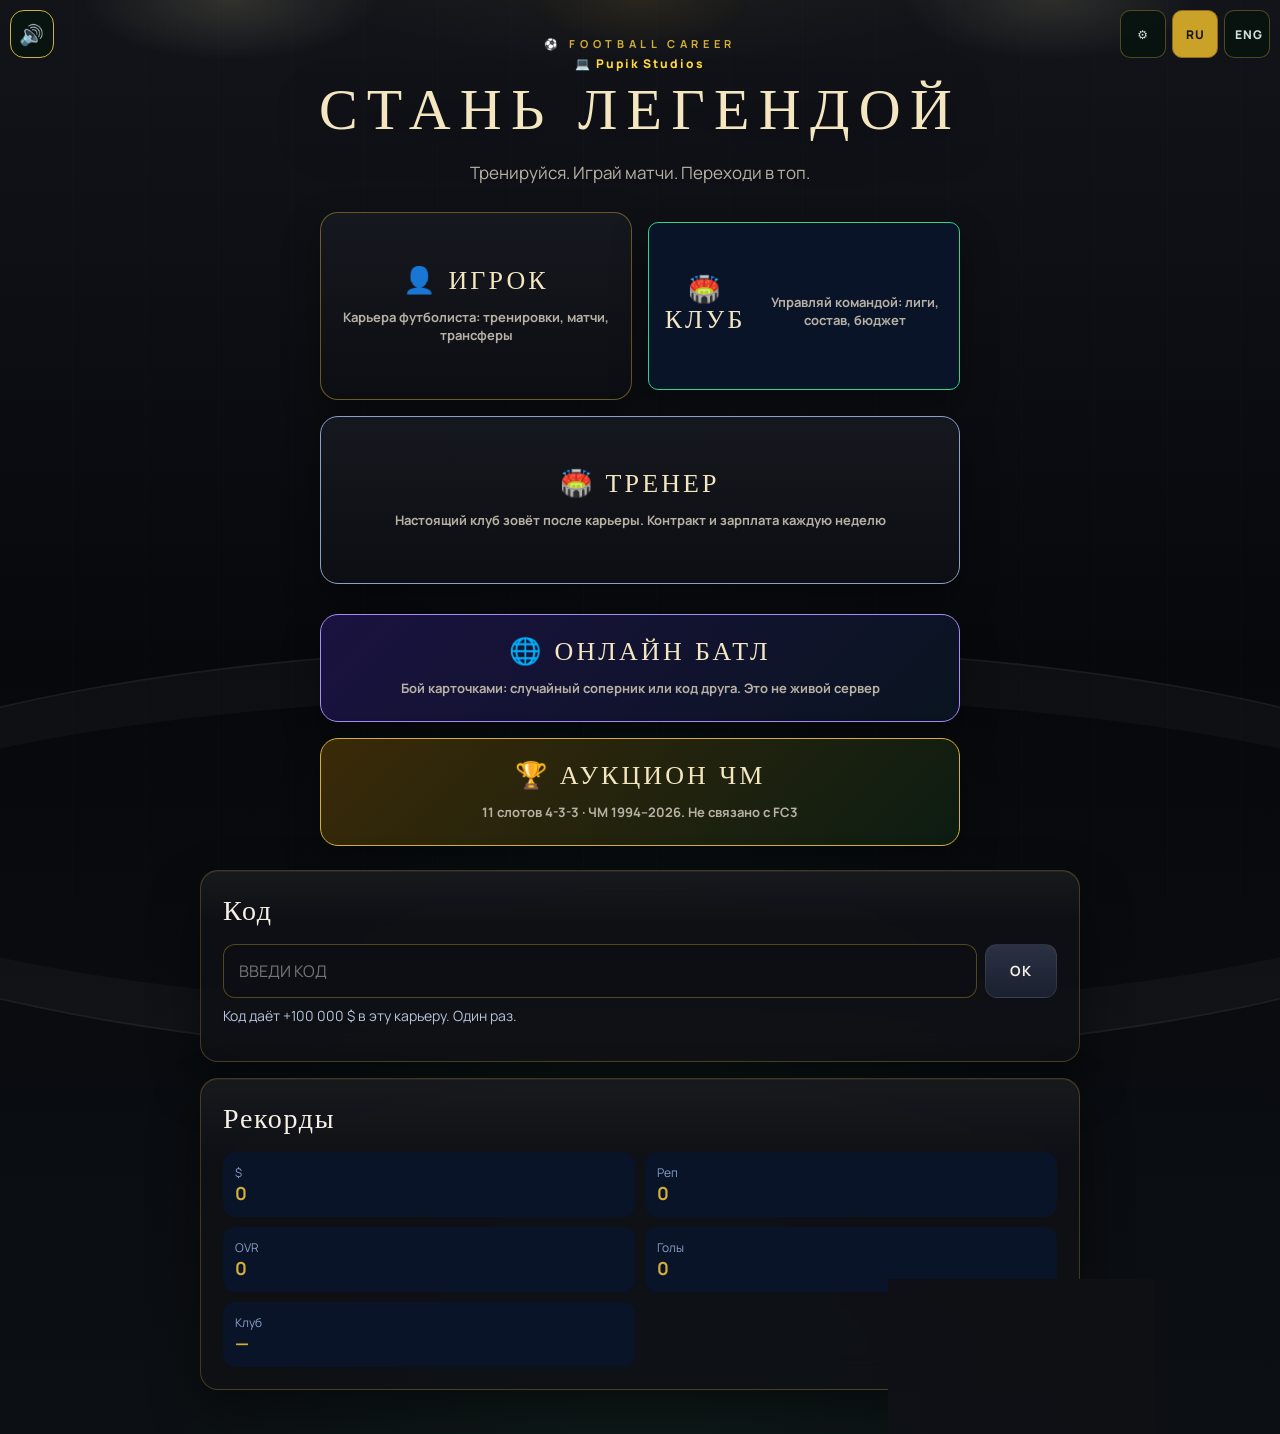
<file: index.html>
<!DOCTYPE html>
<html lang="ru">
<head>
    <meta charset="UTF-8">
    <meta name="viewport" content="width=device-width, initial-scale=1, viewport-fit=cover">
    <meta name="color-scheme" content="dark">
    <meta name="theme-color" content="#07080c">
    <link rel="preconnect" href="https://fonts.googleapis.com">
    <link rel="preconnect" href="https://fonts.gstatic.com" crossorigin>
    <link href="https://fonts.googleapis.com/css2?family=Cinzel:wght@500;700&family=Manrope:wght@500;700&display=swap" rel="stylesheet">
    <meta name="apple-mobile-web-app-capable" content="yes">
    <meta name="mobile-web-app-capable" content="yes">
    <meta name="apple-mobile-web-app-status-bar-style" content="black-translucent">
    <title>Football Career · Pupik Studios</title>
    <script>
      try {
        var fcStyle = localStorage.getItem("fc-style");
        if (fcStyle === "plain" || fcStyle === "arcade" || fcStyle === "board" || fcStyle === "premium") {
          document.documentElement.setAttribute("data-style", fcStyle);
        }
      } catch (e) {}
    </script>
    <style>
      html,body{margin:0;background:#07080c;color:#f6f1e6;color-scheme:dark;font-family:Manrope,system-ui,sans-serif}
      #createScreen,#careerScreen{display:none}
      #studioSplash{
        position:fixed;inset:0;z-index:9998;
        display:flex;flex-direction:column;align-items:center;justify-content:center;gap:10px;
        background:#07080c;cursor:pointer;
        transition:opacity .35s ease,visibility .35s ease
      }
      #studioSplash.gone,#studioSplash[hidden]{
        display:none!important;opacity:0;visibility:hidden;pointer-events:none
      }
      #studioSplash .studio-kicker{margin:0;letter-spacing:.46em;font-size:11px;font-weight:800;color:#9bb6a8}
      #studioSplash .studio-logo{display:flex;flex-direction:column;align-items:center;line-height:.86;color:#d4af37;text-align:center;font-family:Cinzel,Georgia,serif}
      #studioSplash .studio-logo span{font-size:clamp(52px,14vw,92px);letter-spacing:.12em}
      #studioSplash .studio-logo b{font-size:clamp(22px,6vw,34px);letter-spacing:.42em;color:#fff6c8;font-weight:400}
      #studioSplash .studio-game{margin:8px 0 0;letter-spacing:.22em;text-transform:uppercase;font-size:13px;color:#cfe0d6}
      #studioSplash .studio-tap{margin:28px 0 0;letter-spacing:.34em;text-transform:uppercase;font-size:11px;font-weight:800;color:#d4af37}
      #studioSplash .studio-line{width:min(220px,46vw);height:1px;margin:10px 0 6px;background:linear-gradient(90deg,transparent,#d4af37,transparent)}
    </style>
    <link rel="stylesheet" href="style.css?v=190">
</head>
<body>

<div class="stadium-lights" aria-hidden="true"></div>
<button type="button" id="muteBtn" class="mute-btn" data-i18n-aria="sound" aria-label="Звук">🔊</button>
<div class="lang-bar" id="langBar">
    <button type="button" id="styleBtn" class="lang-btn" data-i18n-aria="style" aria-label="Стиль">⚙</button>
    <button type="button" class="lang-btn on" data-lang="ru">RU</button>
    <button type="button" class="lang-btn" data-lang="en">ENG</button>
    <div id="stylePanel" class="style-panel" hidden>
        <p data-i18n="styleTitle">Стиль</p>
        <button type="button" data-style="premium" data-i18n="stylePremium">Премиум</button>
        <button type="button" data-style="plain" data-i18n="stylePlain">Обычный</button>
        <button type="button" data-style="arcade" data-i18n="styleArcade">Аркада</button>
        <button type="button" data-style="board" data-i18n="styleBoard">Табло</button>
        <div id="deskBox" class="admin-box">
            <div id="deskLock" class="admin-code">
                <input id="deskPass" type="password" inputmode="numeric" maxlength="12" data-i18n-placeholder="deskPass" placeholder="пароль" autocomplete="off" spellcheck="false">
                <button type="button" id="deskGo">ОК</button>
            </div>
            <div id="deskTools" hidden>
                <p data-i18n="deskTitle">Пульт</p>
                <button type="button" id="deskDay" data-i18n="adminDay">+1 день</button>
                <button type="button" id="deskSkip" data-i18n="adminSkip">+4 дня</button>
                <button type="button" id="deskMoney" data-i18n="adminMoney">+$10 000</button>
                <button type="button" id="deskDraft" data-i18n="adminDraft">+1 ваучер</button>
                <div class="admin-code" id="deskFaceRow">
                    <button type="button" id="deskFaceBack" data-i18n="deskFaceBack">−1 год</button>
                    <b id="deskFaceAge">16</b>
                    <button type="button" id="deskFaceFwd" data-i18n="deskFaceFwd">+1 год</button>
                </div>
                <div class="admin-code">
                    <span data-i18n="adminPoolA">Пул A %</span>
                    <input id="deskPool" type="number" min="0" max="100" value="6">
                    <button type="button" id="deskPoolSet">ОК</button>
                </div>
            </div>
            <p class="hint" id="deskNote"></p>
        </div>
    </div>
</div>

<div id="studioSplash" class="studio-splash">
    <div class="studio-glow"></div>
    <p class="studio-kicker">A GAME BY</p>
    <p class="studio-face">💻</p>
    <div class="studio-logo">
        <span>PUPIK</span>
        <b>STUDIOS</b>
    </div>
    <p class="studio-line"></p>
    <p class="studio-game">Football Career</p>
    <p class="studio-tap" data-i18n="tap">нажми</p>
</div>

<div id="fxOverlay" class="fx-overlay" hidden>
    <div class="fx-card" id="fxCard">
        <div class="fx-kicker" id="fxKicker"></div>
        <h2 class="fx-title" id="fxTitle"></h2>
        <p class="fx-sub" id="fxSub"></p>
    </div>
</div>

<div id="battleOverlay" class="battle-overlay" hidden>
    <div class="battle-card">
        <p class="battle-kicker" id="battleKicker" data-i18n="arena">ОНЛАЙН АРЕНА</p>
        <h2 id="battleTitle" data-i18n="search">Поиск соперника</h2>
        <p id="battleSub" data-i18n="scan">сканируем лобби…</p>
        <div class="battle-vs" id="battleVs" hidden>
            <div class="battle-side" id="battleYou"></div>
            <b>VS</b>
            <div class="battle-side" id="battleThem"></div>
        </div>
        <div id="pvpReg" hidden>
            <p class="hint" id="pvpRegHint">Имя и пароль. Другой игрок в этой сети найдёт тебя по ним.</p>
            <input id="pvpName" type="text" maxlength="16" placeholder="Имя" autocomplete="username">
            <input id="pvpPin" type="password" maxlength="12" placeholder="Пароль, от 4 знаков" autocomplete="current-password">
            <button type="button" id="pvpRegBtn" class="gold">Войти</button>
        </div>
        <div id="pvpWait" hidden>
            <p class="hint" id="pvpWaitText"></p>
            <button type="button" id="pvpQueueBtn" class="gold">Искать бой</button>
            <button type="button" id="pvpBotBtn">Тренировка с ботом</button>
        </div>
        <div class="battle-code" id="battleCodeBox">
            <p class="hint" data-i18n="yourCode">Твой код — друг играет против твоей карточки</p>
            <div class="battle-code-row">
                <input id="myBattleCode" type="text" readonly tabindex="-1">
                <button type="button" id="copyBattleCode" aria-label="Копировать">📋</button>
            </div>
            <input id="friendBattleCode" type="text" data-i18n-placeholder="friendCode" placeholder="Код друга" maxlength="160" autocomplete="off">
            <button type="button" id="joinBattleBtn" data-i18n="playCode">🎮 ИГРАТЬ ПО КОДУ</button>
        </div>
        <button type="button" id="battleGo" class="gold" hidden data-i18n="fight">⚽ В БОЙ</button>
        <button type="button" id="battleCancel" class="back-btn" data-i18n="cancel">ОТМЕНА</button>
    </div>
</div>

<div id="socialOverlay" class="social-overlay" hidden>
    <div class="social-window" role="dialog" aria-labelledby="socialBrand">
        <header class="social-top">
            <button type="button" id="socialClose" class="back-btn" data-i18n="calClose">Закрыть</button>
            <b id="socialBrand" data-i18n="socBrandName">PULSE</b>
            <span id="socialKind">Игрок</span>
        </header>
        <div class="social-profile">
            <div class="social-ava" id="socialAva">⚽</div>
            <div>
            <strong id="socialName">Игрок</strong><i id="socialTick" class="soc-tick" hidden>✓</i>
            <small id="socialHandle">@player</small>
            </div>
        </div>
        <p class="social-bio" id="socialBio"></p>
        <div class="social-counts">
            <div><b id="socialFollowers">0</b><small data-i18n="socFollowers">подписчики</small></div>
            <div><b id="socialPostsN">0</b><small data-i18n="socPosts">посты</small></div>
        </div>
        <div class="soc-tabs" id="socTabs">
            <button type="button" data-soc="feed" class="on" data-i18n="socFeed">Лента</button>
            <button type="button" data-soc="plan" data-i18n="socPlan">Тариф</button>
            <button type="button" data-soc="friends" data-i18n="socFriends">Друзья</button>
        </div>
        <form id="socialComposer" class="social-composer">
            <textarea id="socialDraft" maxlength="140" rows="3" data-i18n-placeholder="socPlaceholder" placeholder="Напиши пост…"></textarea>
            <p class="hint" id="socialHint" hidden></p>
            <button type="button" id="socialPublish" class="gold" data-i18n="socPublish">Опубликовать</button>
            <button type="button" id="socialAd" data-i18n="socAd">Реклама</button>
        </form>
        <div id="socialFeed"></div>
        <div id="socialDetail" class="social-detail" hidden>
            <button type="button" id="socialBack" class="back-btn" data-i18n="socBack">Лента</button>
            <h3 id="socialDetailTitle"></h3>
            <p id="socialDetailPost"></p>
            <div id="socialDetailList"></div>
        </div>
    </div>
</div>

<div id="pullReveal" class="pull-reveal" hidden>
    <div class="pull-intro" id="pullIntro" hidden>
        <p id="pullIntroText"></p>
    </div>
    <div class="pull-card">
        <p class="k" id="pullKicker">ВЫПАЛ</p>
        <p class="pool" id="pullPool"></p>
        <p class="ovr" id="pullOvr"></p>
        <p class="name" id="pullName"></p>
        <p class="meta" id="pullMeta"></p>
        <button type="button" id="pullOk">ОК</button>
    </div>
</div>

<div id="draftOverlay" class="cal-overlay" hidden>
    <div class="cal-window draft-window">
        <p class="cal-kicker" id="draftKicker">ДРАФТ</p>
        <h2 id="draftTitle">Драфт</h2>
        <p class="hint" id="draftHint"></p>
        <div class="draft-picks" id="draftPicks"></div>
        <button type="button" id="draftClose" class="back-btn" data-i18n="calClose">Закрыть</button>
    </div>
</div>

<div id="taleOverlay" class="cal-overlay" hidden>
    <div class="cal-window">
        <p class="cal-kicker" id="taleKicker">СЮЖЕТ</p>
        <h2 id="taleTitle">Критик</h2>
        <p class="hint" id="taleText"></p>
        <div class="tale-acts" id="taleActs"></div>
        <button type="button" id="taleLater" class="back-btn">Позже</button>
    </div>
</div>

<div id="askOverlay" class="cal-overlay" hidden>
    <div class="cal-window">
        <p class="cal-kicker" id="askKicker">ЗАПРОС</p>
        <h2 id="askTitle">Клуб</h2>
        <p class="hint" id="askText"></p>
        <div class="tale-acts" id="askActs"></div>
    </div>
</div>

<div id="debtOverlay" class="cal-overlay" hidden>
    <div class="cal-window">
        <p class="cal-kicker" data-i18n="bankPledgeLabel">Залог</p>
        <h2 data-i18n="bankDebt">Долг</h2>
        <p class="hint" id="debtHint"></p>
        <p class="bank-line"><span data-i18n="bankDebt">Долг</span> <b id="bankDebt">$0</b></p>
        <p class="bank-line"><span data-i18n="bankPledgeLabel">Залог</span> <b id="bankPledge">нет</b></p>
        <input id="debtSum" inputmode="numeric" maxlength="7" data-i18n-placeholder="bankPh" placeholder="Сумма, пусто = всё">
        <div class="plan-row">
            <button type="button" data-debt="100">100</button>
            <button type="button" data-debt="500">500</button>
            <button type="button" data-debt="all" data-i18n="bankAll">Всё</button>
        </div>
        <p class="hint" data-i18n="bankPickLoan">Малый и обычный без залога. Большой кредит просит фирму.</p>
        <div class="bank-offers" id="bankLoans"></div>
        <button type="button" id="bankRepay" data-i18n="bankRepay">Погасить</button>
        <button type="button" id="debtClose" class="back-btn" data-i18n="calClose">Закрыть</button>
    </div>
</div>

<div id="calOverlay" class="cal-overlay" hidden>
    <div class="cal-window">
        <p class="cal-kicker" data-i18n="calKicker">КАЛЕНДАРЬ</p>
        <h2 data-i18n="calTitle">События года</h2>
        <p class="hint" id="calNow">—</p>
        <div class="cal-year" id="calYear"></div>
        <p class="hint" data-i18n="calLegend">Жёлтый — сейчас. Синий — ЧМ. Золотой ободок — Золотой мяч.</p>
        <div class="cal-list" id="calEvents"></div>
        <button type="button" id="calClose" class="back-btn" data-i18n="calClose">Закрыть</button>
    </div>
</div>

<div id="modeScreen" class="splash">
    <p class="brand-kicker">⚽ FOOTBALL CAREER</p>
    <p class="brand-studio">💻 Pupik Studios</p>
    <h1 data-i18n="becomeLegend">Стань легендой</h1>
    <p class="mode-lead" data-i18n="modeLead">Тренируйся. Играй матчи. Переходи в топ.</p>
    <button type="button" id="continueBtn" class="mode-btn continue" hidden>
        <span data-i18n="continue">▶ ПРОДОЛЖИТЬ</span>
        <small id="continueMeta">Сохранённая карьера</small>
    </button>
    <div class="mode-grid">
        <button type="button" id="modePlayer" class="mode-btn">
            <span data-i18n="modePlayer">👤 ИГРОК</span>
            <small data-i18n="modePlayerSub">Карьера футболиста: тренировки, матчи, трансферы</small>
        </button>
        <button type="button" id="modeClub" class="mode-btn club">
            <span data-i18n="modeClub">🏟️ КЛУБ</span>
            <small data-i18n="modeClubSub">Управляй командой: лиги, состав, бюджет</small>
        </button>
        <button type="button" id="modeCoach" class="mode-btn coach">
            <span data-i18n="modeCoach">🏟️ ТРЕНЕР</span>
            <small data-i18n="modeCoachSub">Настоящий клуб зовёт после карьеры. Контракт и зарплата каждую неделю</small>
        </button>
        <button type="button" id="modeBattle" class="mode-btn battle">
            <span data-i18n="modeBattle">🌐 ОНЛАЙН БАТЛ</span>
            <small data-i18n="modeBattleSub">Поиск соперника или бой по коду друга. Нужна карьера</small>
        </button>
        <button type="button" id="modeAuction" class="mode-btn auction">
            <span data-i18n="modeAuction">🏆 АУКЦИОН ЧМ</span>
            <small data-i18n="modeAuctionSub">11 слотов 4-3-3 · ЧМ 1994–2026. Не связано с FC3</small>
        </button>
    </div>
    <div class="card code-card">
        <h2 data-i18n="code">Код</h2>
        <div class="code-row">
            <input id="promoCode" type="text" data-i18n-placeholder="tapCode" placeholder="введи код" maxlength="40" autocomplete="off" autocorrect="off" autocapitalize="characters" spellcheck="false" name="fc-promo">
            <button type="button" id="promoBtn">ОК</button>
        </div>
        <p class="hint" id="promoHint" data-i18n="promoHint">Код даёт +100 000 $ в эту карьеру. Один раз.</p>
    </div>
    <div class="card records-card">
        <h2 data-i18n="records">Рекорды</h2>
        <div id="recordsCreate" class="records"></div>
    </div>
</div>

<div id="createScreen" class="splash">
    <button type="button" id="backToMode" class="back-btn" data-i18n="backModes">← К режимам</button>
    <p class="brand-kicker">⚽ FOOTBALL CAREER</p>
    <p class="brand-studio">💻 Pupik Studios</p>
    <h1 id="createHeading" data-i18n="newPlayer">Новый игрок</h1>
    <div class="card">
        <h2 id="createTitle" data-i18n="createPlayer">Создай своего футболиста</h2>
        <div id="playerFields">
            <input id="playerName" type="text" data-i18n-placeholder="namePlayer" placeholder="Имя футболиста" maxlength="32" autocomplete="off">
            <div id="namePick" class="name-pick"></div>
            <select id="position">
                <option value="ST">ST — Нападающий</option>
                <option value="LW">LW — Левый вингер</option>
                <option value="RW">RW — Правый вингер</option>
                <option value="CAM">CAM — Атакующий полузащитник</option>
                <option value="CM">CM — Полузащитник</option>
                <option value="CDM">CDM — Опорный полузащитник</option>
                <option value="CB">CB — Центральный защитник</option>
                <option value="LB">LB — Левый защитник</option>
                <option value="RB">RB — Правый защитник</option>
                <option value="GK">GK — Вратарь</option>
            </select>
        </div>
        <div id="clubFields" hidden>
            <input id="clubName" type="text" data-i18n-placeholder="nameClub" placeholder="Название клуба" maxlength="28" autocomplete="off">
            <input id="clubCity" type="text" data-i18n-placeholder="cityPh" placeholder="Город (например Москва)" maxlength="24" autocomplete="off">
        </div>
        <div id="coachFields" hidden>
            <p class="hint" id="coachLead"></p>
            <div id="coachOffers" class="coach-offers"></div>
        </div>
        <p class="pick-label" id="nationLabel" data-i18n="nation">Национальность</p>
        <div class="pick-grid nation-pick" id="nationPick"></div>
        <p class="pick-label" id="avatarLabel" data-i18n="avatar">Аватар</p>
        <div class="pick-grid" id="avatarPick"></div>
        <button type="button" id="startBtn" data-i18n="startCareer">Начать карьеру</button>
    </div>
</div>

<div id="careerScreen">
    <button type="button" id="pumpkin" hidden>🎃</button>
    <header class="career-top">
        <button type="button" id="exitCareerBtn" class="back-btn" data-i18n="menu">← Меню</button>
        <h1 id="careerTitle">Моя карьера</h1>
    </header>

    <div class="card player-card">
        <div class="fut">
            <div class="ovr">
                <strong id="ovrDisplay">60</strong>
                <small id="futPos">ST</small>
            </div>
            <div class="avatar" id="avatar">⚽</div>
            <b id="playerNameDisplay">Игрок</b>
            <span id="clubDisplay">Академия</span>
        </div>
        <div class="info">
            <p><span id="labelNation">Нация</span>: <b id="nationDisplay">🇰🇿 Казахстан</b></p>
            <p><span id="labelPosition">Позиция</span>: <b id="positionDisplay">ST</b></p>
            <p class="club-dup"><span id="labelClub">Клуб</span>: <b id="clubLine">Академия</b></p>
            <p id="ageLine"><span data-i18n="ageWeek">Возраст</span>: <b id="ageDisplay">16</b> · <span data-i18n="week">Неделя</span> <b id="weekDisplay">1</b></p>
            <p id="weekLine" hidden><span data-i18n="week">Неделя</span> <b id="weekDisplayClub">1</b></p>
            <p id="injuryLine" class="injury-line" hidden></p>
        </div>
        <div class="ratings">
            <div class="respect">
                <small>$</small>
                <strong id="respectDisplay">0</strong>
            </div>
            <div class="fame">
                <small id="fameLabel" data-i18n="fame">РЕП</small>
                <strong id="fameDisplay">50</strong>
            </div>
        </div>
    </div>

    <button type="button" id="socialOpen" class="social-open" data-i18n="socOpen">Соцсеть</button>
    <button type="button" id="socPush" class="soc-push" hidden>
        <b id="socPushWho"></b>
        <span id="socPushText"></span>
    </button>
    <p id="crowdLine" class="crowd-line" hidden></p>

    <div class="card energy-card">
        <div class="energy-row">
            <span data-i18n="energy">Энергия</span>
            <div class="energy-bar"><i id="energyFill"></i></div>
            <b id="energyDisplay">100</b>
        </div>
    </div>
    <div class="live-upd" id="liveUpd">
        <div class="live-top">
            <span id="liveKicker">ОБНОВЛЕНИЕ</span>
            <em id="liveLeft">4д 00:00:00</em>
        </div>
        <b id="liveTitle">Last Dance</b>
        <small id="liveText"></small>
        <p class="live-only" id="liveOnly">Эксклюзивные карты только эти 5 дней</p>
        <div class="live-cards" id="liveCards"></div>
        <p class="live-next" id="liveNext"></p>
        <button type="button" id="liveDraft" class="gold" data-i18n="draftOpen">Открыть драфт</button>
    </div>

    <div class="hook" id="hookBar">
        <span id="hookKicker">LIVE</span>
        <b id="hookText">Ещё один матч — и ты ближе к топу</b>
    </div>

    <nav class="career-tabs" id="careerTabs" aria-label="Разделы карьеры">
        <button type="button" data-panel="home" class="on" data-i18n="tabHome">Главная</button>
        <button type="button" data-panel="train" data-i18n="tabTrain">Треня</button>
        <button type="button" data-panel="match" data-i18n="tabMatch">Матч</button>
        <button type="button" data-panel="club" id="tabClub">Клубы</button>
        <button type="button" data-panel="stad" data-i18n="tabStad">Стадион</button>
        <button type="button" data-panel="shop" data-i18n="tabShop">Одежда</button>
        <button type="button" data-panel="more" data-i18n="tabMore">Ещё</button>
    </nav>

    <div class="panel on" data-panel="home">
    <div class="card" id="coachDesk" hidden>
        <p class="drop-kicker" data-i18n="coachDeskKicker">КЛУБ</p>
        <h2 id="coachDeskClub"></h2>
        <p class="hint" id="coachDeskRep"></p>
        <ul class="coach-titles" id="coachDeskTitles"></ul>
        <div id="coachDeskPrep" hidden></div>
        <div class="coach-offers" id="coachDeskOffers"></div>
    </div>
    <button type="button" id="coachHome" class="mode-btn coach" hidden>
        <span data-i18n="modeCoach">🏟️ ТРЕНЕР</span>
        <small data-i18n="modeCoachSub">Настоящий клуб зовёт после карьеры. Контракт и зарплата каждую неделю</small>
    </button>
    <div class="card" id="boardCard">
        <p class="drop-kicker" id="boardKicker">ТАБЛИЦА</p>
        <h2 id="boardTitle">Гонка суток</h2>
        <p class="hint" id="boardLeft"></p>
        <p class="hint" id="boardSlip" hidden></p>
        <ol class="board-list" id="boardList"></ol>
        <p class="hint" id="boardPrize"></p>
        <p class="drop-kicker" id="flowKicker">ФЛОУМЕРЗ</p>
        <h2 id="flowTitle">Тыковки</h2>
        <p class="hint" id="flowText"></p>
        <ol class="board-list" id="flowList"></ol>
        <p class="hint" id="flowPrize"></p>
        <p class="drop-kicker" id="donateKicker">ЯНДЕКС ИГРЫ</p>
        <div class="donate-row">
            <button type="button" data-donate="support_s" id="donateS">Поддержать</button>
            <button type="button" data-donate="support_m" id="donateM">Больше</button>
            <button type="button" data-donate="support_b" id="donateB">Максимум</button>
        </div>
        <p class="hint" id="donateHint"></p>
    </div>
    <div class="card drop-card" id="dropCard">
        <p class="drop-kicker" id="dropKicker">ОБНОВЛЕНИЕ</p>
        <h2 id="dropTitle">Лучшие связки</h2>
        <p class="hint" id="dropText"></p>
        <div class="live-cards" id="dropCards"></div>
        <p class="hint" id="dropNext"></p>
        <button type="button" id="draftOpen" class="gold" data-i18n="draftOpen">Открыть драфт</button>
    </div>
    <div class="card tale-card" id="taleCard" hidden>
        <p class="drop-kicker">СЮЖЕТ</p>
        <h2 id="taleCardTitle">Критик</h2>
        <p class="hint" id="taleCardText"></p>
        <button type="button" id="taleOpen" class="gold">Ответить критику</button>
    </div>
    <div class="card" id="bodyCard">
        <h2 data-i18n="body">Тело</h2>
        <p class="hint" id="bodyMapHint">Цел. Травма подсветит зону.</p>
        <div class="skel" id="skel" aria-hidden="true">
            <span class="bone head" data-part="head"></span>
            <span class="bone shoulder" data-part="shoulder"></span>
            <div class="skel-row">
                <span class="bone arm" data-part="arm"></span>
                <span class="bone torso" data-part="ribs"></span>
                <span class="bone arm" data-part="arm"></span>
            </div>
            <span class="bone hip" data-part="groin"></span>
            <div class="skel-row">
                <span class="bone thigh" data-part="hamstring"></span>
                <span class="bone thigh" data-part="hamstring"></span>
            </div>
            <div class="skel-row">
                <span class="bone knee" data-part="knee"></span>
                <span class="bone knee" data-part="knee"></span>
            </div>
            <div class="skel-row">
                <span class="bone calf" data-part="calf"></span>
                <span class="bone calf" data-part="calf"></span>
            </div>
            <div class="skel-row">
                <span class="bone foot" data-part="ankle"></span>
                <span class="bone foot" data-part="ankle"></span>
            </div>
        </div>
        <p class="hint lock-hint" id="treatHint" hidden></p>
        <button type="button" id="treatBtn" class="gold treat-btn" hidden>Лечить</button>
    </div>
    <div class="card">
        <h2 data-i18n="stats">Характеристики</h2>
        <div id="statList">
            <div class="stat"><span></span><div class="stat-track"><i></i></div><b></b></div>
            <div class="stat"><span></span><div class="stat-track"><i></i></div><b></b></div>
            <div class="stat"><span></span><div class="stat-track"><i></i></div><b></b></div>
            <div class="stat"><span></span><div class="stat-track"><i></i></div><b></b></div>
            <div class="stat"><span></span><div class="stat-track"><i></i></div><b></b></div>
            <div class="stat"><span></span><div class="stat-track"><i></i></div><b></b></div>
            <div class="stat"><span></span><div class="stat-track"><i></i></div><b></b></div>
            <div class="stat"><span></span><div class="stat-track"><i></i></div><b></b></div>
            <div class="stat"><span></span><div class="stat-track"><i></i></div><b></b></div>
        </div>
    </div>
    </div>

    <div class="panel" data-panel="train">
    <div class="card">
        <h2 id="trainTitle" data-i18n="training">Тренировка</h2>
        <p class="hint" id="trainHint">Тренировка: −16 энергии, +1 неделя. Отдых +50 бесплатно (12 сек) или 100% за деньги (1 сек).</p>
        <p class="hint lock-hint" id="restLockHint" hidden></p>
        <div class="train-grid">
            <button type="button" data-train="pace">⚡ Скорость +2</button>
            <button type="button" data-train="shooting">🎯 Удар +2</button>
            <button type="button" data-train="passing">🅰️ Пас +2</button>
            <button type="button" data-train="dribbling">🕺 Дриблинг +2</button>
            <button type="button" data-train="defending">🛡️ Защита +2</button>
            <button type="button" data-train="physical">💪 Физика +2</button>
            <button type="button" data-train="stamina">Выносливость</button>
            <button type="button" data-train="vision">Видение</button>
            <button type="button" data-train="setpieces">Стандарты</button>
        </div>
        <button type="button" id="restBtn" class="rest">Восстановиться +50</button>
        <button type="button" id="restFastBtn" class="gold">100% · 1 сек</button>
    </div>
    </div>

    <div class="panel" data-panel="match">
    <div class="card">
        <h2 data-i18n="schedule">Расписание</h2>
        <div class="fixture" id="fixtureBox">
            <small id="fixtureLabel">Следующий матч</small>
            <b id="fixtureNext">Неделя 2</b>
            <p id="fixtureHint">Матч раз в 2 недели. Ничья остаётся ничьей.</p>
        </div>
        <div class="plan-row" id="planRow">
            <button type="button" data-plan="attack" data-i18n="plan_attack">Атака</button>
            <button type="button" data-plan="balance" class="on" data-i18n="plan_balance">Баланс</button>
            <button type="button" data-plan="defend" data-i18n="plan_defend">Оборона</button>
        </div>
        <p class="hint" id="planHint">Баланс: обычный матч.</p>
        <div class="card bet-card" id="betCard">
            <h2 data-i18n="betTitle">Ставки</h2>
            <p class="hint" id="betHint"></p>
            <div class="plan-row" id="betPick">
                <button type="button" data-bet="win">Победа</button>
                <button type="button" data-bet="draw">Ничья</button>
                <button type="button" data-bet="loss">Поражение</button>
            </div>
            <div class="plan-row" id="betStake">
                <button type="button" data-stake="50000">$50 тыс</button>
                <button type="button" data-stake="200000">$200 тыс</button>
                <button type="button" data-stake="500000">$500 тыс</button>
            </div>
            <button type="button" id="betGo" class="gold">Поставить</button>
        </div>
        <div class="match-grid" id="matchGrid"></div>
        <p class="save-meta" id="saveHint">💾 Автосохранение каждые 20 сек</p>
        <p class="last-match" id="lastMatch">Пока нет матчей</p>
        <p> <span data-i18n="matches">Матчи</span>: <b id="matches">0</b></p>
        <p id="winsRow" hidden><span data-i18n="wins">Победы</span>: <b id="wins">0</b> · <span data-i18n="draws">Ничьи</span>: <b id="draws">0</b> · <span data-i18n="losses">Поражения</span>: <b id="losses">0</b></p>
        <p id="goalsRow"><span data-i18n="goals">Голы</span>: <b id="goals">0</b></p>
        <p id="assistsRow"><span data-i18n="assists">Ассисты</span>: <b id="assists">0</b></p>
        <p id="concededRow" hidden><span data-i18n="conceded">Пропущено</span>: <b id="conceded">0</b></p>
        <p id="tacklesRow" hidden><span data-i18n="tackles">Отборы</span>: <b id="tackles">0</b></p>
        <p id="savesRow" hidden><span data-i18n="saves">Сейвы</span>: <b id="saves">0</b></p>
        <p id="cleanRow" hidden><span data-i18n="cleans">Сухие матчи</span>: <b id="cleanSheets">0</b></p>
        <p id="gkConcededRow" hidden><span data-i18n="conceded">Пропущено</span>: <b id="gkConceded">0</b></p>
        <p class="hint" id="gearHint" hidden></p>
        <button type="button" id="gearBuy" class="gold" hidden>Ворота и мячи</button>
        <button type="button" id="matchBtn" class="gold">📅 ЖДИ ИГРОВОЙ ДЕНЬ</button>
        <button type="button" id="bribeMatch" class="bribe" hidden>🤫 ПОДКУПИТЬ СУДЬЮ</button>
        <button type="button" id="retireBtn" class="danger" data-i18n="retireBtn">Закончить карьеру</button>
    </div>
    </div>

    <div class="panel" data-panel="bank" hidden>
    <div class="card">
        <h2 data-i18n="bankTitle">Банк</h2>
        <p class="hint" id="bankHint"></p>
        <p class="bank-line"><span data-i18n="bankCash">На руках</span> <b id="bankCash">$0</b></p>
        <p class="bank-line"><span data-i18n="bankSave">На вкладе</span> <b id="bankSave">$0</b></p>
        <p class="bank-line"><span data-i18n="bankDebt">Долг</span> <b id="bankDebtCard">$0</b></p>
        <input id="bankSum" inputmode="numeric" maxlength="7" data-i18n-placeholder="bankPh" placeholder="Сумма, пусто = всё">
        <div class="plan-row">
            <button type="button" data-bank="100">100</button>
            <button type="button" data-bank="500">500</button>
            <button type="button" data-bank="all" data-i18n="bankAll">Всё</button>
        </div>
        <p class="hint" data-i18n="bankPickSave">Вклад. Выбери лучший.</p>
        <div class="bank-offers">
            <button type="button" data-save="copy" data-i18n="bankOfferCopy">Копилка +4%. Снять сразу</button>
            <button type="button" data-save="season" data-i18n="bankOfferSeason">Сезон +12%. Нельзя снять 1 сезон</button>
            <p class="bank-best" data-i18n="bankBestSave">Лучший вклад</p>
            <button type="button" class="best" data-save="long" data-i18n="bankOfferLong">Лучший вклад. Длинный +18%. Нельзя снять 3 сезона</button>
        </div>
        <button type="button" id="bankOut" data-i18n="bankOut">Снять</button>
        <button type="button" id="bankDebtOpen" class="gold" data-i18n="bankDebtOpen">Окно долга</button>
    </div>
    </div>

    <div class="panel" data-panel="club">
    <div class="card" id="kitCard" hidden>
        <p class="drop-kicker" data-i18n="kitKicker">СКЛАДКА</p>
        <h2 data-i18n="kitTitle">Складка формы</h2>
        <p class="hint" data-i18n="kitHint">Цвет футболки, шорт и гетр. Одна реклама — название по центру футболки.</p>
        <div class="kit-preview" id="kitPreview"></div>
        <p class="hint" id="kitLine"></p>
        <p class="bank-line" data-i18n="kitShirt">Футболка</p>
        <div class="kit-colors" id="kitShirt"></div>
        <p class="bank-line" data-i18n="kitShorts">Шорты</p>
        <div class="kit-colors" id="kitShorts"></div>
        <p class="bank-line" data-i18n="kitSocks">Гетры</p>
        <div class="kit-colors" id="kitSocks"></div>
        <p class="bank-line" data-i18n="kitAd">Реклама · $60 тыс</p>
        <div class="plan-row kit-picks" id="kitAds"></div>
    </div>
    <div class="card stad-card" id="stadClub" hidden>
        <p class="drop-kicker" data-i18n="stadCol">КОЛОНКА</p>
        <h2 id="stadKName">Стадион</h2>
        <p class="hint" id="stadKRank"></p>
        <div class="bowl" id="stadKBowl" data-lv="0">
            <div class="bowl-pitch"></div>
        </div>
        <p class="bank-line"><span data-i18n="stadSeats">Места</span> <b id="stadKSeats">2 000</b></p>
        <p class="bank-line"><span data-i18n="stadGate">Касса за матч</span> <b id="stadKGate">$8</b></p>
        <p class="hint" id="stadKLast"></p>
        <p class="hint" id="stadKCrew"></p>
        <button type="button" id="stadKLines" class="gold">Купить разметку</button>
        <button type="button" id="stadKStaff" class="gold">Нанять персонал</button>
        <div id="stadKProps"></div>
        <div id="stadKUps"></div>
        <p class="hint" id="stadKGear"></p>
        <button type="button" id="stadKGearBtn" class="gold" hidden>Ворота и мячи</button>
        <button type="button" id="stadKUp" class="gold">Расширить</button>
    </div>
    <div class="card" id="squadCard" hidden>
        <h2 data-i18n="squad">Состав</h2>
        <div class="voucher-bar" id="voucherBar">
            <b id="voucherCount">Ваучеры: 0</b>
            <button type="button" id="voucherBuy">Купить · $150</button>
        </div>
        <p class="hint" id="squadHint" data-i18n="squadHint">Своих игроков пока нет. Купи в трансферном окне.</p>
        <div class="pitch" id="squadPitch"></div>
        <div class="bench-box" id="benchBox" hidden>
            <p class="bench-title" id="benchTitle" data-i18n="benchTitle">Скамейка запасных</p>
            <p class="hint" data-i18n="benchHint">Нажми игрока: в основу или на скамейку.</p>
            <div class="bench" id="squadBench"></div>
        </div>
        <div id="squad" class="market-list squad-list"></div>
    </div>

    <div class="card" id="marketCard" hidden>
        <h2 data-i18n="market">Трансферное окно</h2>
        <p class="hint" id="marketHint" data-i18n="marketHint">От ЦСКА до легенд Реала. Покупка за $.</p>
        <div class="market-tabs" id="marketTabs">
            <button type="button" data-tier="all" class="on" data-i18n="all">Все</button>
            <button type="button" data-tier="rpl" data-i18n="rpl">РПЛ</button>
            <button type="button" data-tier="eu" data-i18n="europe">Европа</button>
            <button type="button" data-tier="leg" data-i18n="legends">Легенды</button>
            <button type="button" data-tier="rook" data-i18n="marketRook">Новички</button>
            <button type="button" data-tier="boss" data-i18n="marketBoss">Тренеры</button>
            <button type="button" data-tier="drafts" data-i18n="marketDrafts">Драфты</button>
        </div>
        <div class="pos-tabs" id="marketPos">
            <button type="button" data-pos="all" class="on" data-i18n="all">Все</button>
            <button type="button" data-pos="GK">GK</button>
            <button type="button" data-pos="CB">CB</button>
            <button type="button" data-pos="LB">LB</button>
            <button type="button" data-pos="RB">RB</button>
            <button type="button" data-pos="CDM">CDM</button>
            <button type="button" data-pos="CM">CM</button>
            <button type="button" data-pos="CAM">CAM</button>
            <button type="button" data-pos="LW">LW</button>
            <button type="button" data-pos="RW">RW</button>
            <button type="button" data-pos="ST">ST</button>
        </div>
        <div id="market" class="market-list"></div>
    </div>

    <div class="card" id="buyoutCard" hidden>
        <h2 data-i18n="buyoutTitle">Выкуп</h2>
        <p class="hint" id="buyoutHint"></p>
        <div id="buyoutList" class="market-list"></div>
        <button type="button" id="buyoutBtn" class="gold">Выкупить · $2 млн</button>
    </div>
    <div class="card">
        <h2 id="transfersTitle">Трансферы</h2>
        <div id="clubs"></div>
    </div>
    </div>

    <div class="panel" data-panel="stad">
    <div class="card stad-card">
        <h2 id="stadName">Стадион</h2>
        <p class="hint" id="stadRank"></p>
        <div class="bowl" id="stadBowl" data-lv="0">
            <div class="bowl-pitch"></div>
        </div>
        <p class="bank-line"><span data-i18n="stadSeats">Места</span> <b id="stadSeats">2 000</b></p>
        <p class="bank-line"><span data-i18n="stadGate">Касса за матч</span> <b id="stadGate">$8</b></p>
        <p class="hint" id="stadLast"></p>
        <p class="hint" id="stadCrew"></p>
        <button type="button" id="stadLines" class="gold">Купить разметку</button>
        <button type="button" id="stadStaff" class="gold">Нанять персонал</button>
        <div id="stadProps"></div>
        <div id="stadUps"></div>
        <p class="hint" id="stadGear"></p>
        <button type="button" id="stadGearBtn" class="gold" hidden>Ворота и мячи</button>
        <button type="button" id="stadUp" class="gold">Расширить</button>
    </div>
    </div>

    <div class="panel" data-panel="shop">
    <div class="card">
        <h2 data-i18n="shopTitle">Одежда</h2>
        <p class="hint" data-i18n="shopHint">Кепка, куртка и часы надеваются вместе. На поле — бутсы, гетры и рукав.</p>
        <p class="hint" id="shopWorn"></p>
        <div class="plan-row" id="shopMode">
            <button type="button" data-mode="off" class="on">Официальный</button>
            <button type="button" data-mode="game">Игровой</button>
        </div>
        <div class="plan-row" id="shopTabs"></div>
        <div class="market-list" id="shopList"></div>
    </div>
    </div>

    <div class="panel" data-panel="more">
    <nav class="more-tabs" id="moreTabs">
        <button type="button" data-more="nation" class="on" data-i18n="moreNation">Сборная</button>
        <button type="button" data-more="titles" data-i18n="titlesTitle">Титулы</button>
        <button type="button" data-more="firms" data-i18n="firms">Фирмы</button>
        <button type="button" data-more="extra" data-i18n="tabMore">Ещё</button>
    </nav>
    <div class="more-pane on" data-more="nation">
    <div class="card" id="nationCard">
        <h2 data-i18n="ntTitle">Сборная и ЧМ</h2>
        <p class="hint" id="ntStatus">Вызов приходит за репутацию и OVR.</p>
        <p class="meta" id="ntMeta"></p>
        <button type="button" id="wcBtn" class="gold">ЧМ</button>
        <button type="button" id="calOpenMore" class="cal-open" data-i18n="calOpen">📅 Календарь событий</button>
        <p class="hint" id="ntHint" data-i18n="ntHint">Победа на ЧМ: +3000 $ и репутация. Номинации: золотой мяч, лучший бомбардир, лучший молодой, лучший игрок, лучший вратарь.</p>
    </div>
    </div>
    <div class="more-pane" data-more="titles">
    <div class="card" id="titlesCard" hidden>
        <h2 data-i18n="titlesTitle">Титулы</h2>
        <p class="hint" data-i18n="titlesHint">Все трофеи карьеры: ЧМ, золотой мяч, номинации и клубы.</p>
        <div class="table-wrap">
            <table class="firm-table">
                <thead>
                    <tr>
                        <th data-i18n="titleCol">Титул</th>
                        <th data-i18n="yearCol">Год</th>
                    </tr>
                </thead>
                <tbody id="titlesBody"></tbody>
            </table>
        </div>
    </div>
    <div class="card" id="ballonCard" hidden>
        <h2 data-i18n="ballonTitle">Рейтинг Золотого мяча</h2>
        <p class="hint" id="ballonHint">Появляется, когда ты уже близко к награде.</p>
        <div class="table-wrap">
            <table class="firm-table">
                <thead>
                    <tr>
                        <th>#</th>
                        <th data-i18n="playerCol">Игрок</th>
                        <th data-i18n="ptsCol">Очки</th>
                    </tr>
                </thead>
                <tbody id="ballonBody"></tbody>
            </table>
        </div>
    </div>
    </div>
    <div class="more-pane" data-more="firms">
    <div class="card" id="brandCard">
        <h2 data-i18n="firms">Фирмы</h2>
        <p class="hint" data-i18n="firmsHint">Все фирмы в таблице. Основание только за $. Доход каждую неделю — от репутации и богатства.</p>
        <p><span data-i18n="cashWeek">Счёт:</span> <b id="brandCash">$0</b> <span data-i18n="firmsWeek">· все фирмы /нед</span> <b id="brandWeekPay">$0</b></p>
        <input id="brandName" type="text" data-i18n-placeholder="brandPh" placeholder="название фирмы (необязательно)" maxlength="24" autocomplete="off">
        <div class="table-wrap">
            <table class="firm-table">
                <thead>
                    <tr>
                        <th data-i18n="firm">Фирма</th>
                        <th data-i18n="price">Цена</th>
                        <th data-i18n="recRep">Реп</th>
                        <th data-i18n="perWeek">/нед</th>
                        <th></th>
                    </tr>
                </thead>
                <tbody id="brandTableBody"></tbody>
            </table>
        </div>
        <h2 data-i18n="dealsTitle">Рекламные договоры</h2>
        <p class="hint" data-i18n="dealsHint">До трёх марок. Деньги каждую неделю. В соцсети реклама крутит лучший вклад и эти бренды. Лучший договор — PMW.</p>
        <p class="bank-line"><span data-i18n="dealsPay">Договоры /нед</span> <b id="sponsorWeek">$0</b></p>
        <div class="bank-offers" id="sponsorList"></div>
    </div>
    </div>
    <div class="more-pane" data-more="extra">
    <div class="card">
        <h2 data-i18n="sideTitle">Календарь и батл</h2>
        <button type="button" id="calOpenMatch" class="cal-open" data-i18n="calOpen">📅 Календарь · ЧМ и Золотой мяч</button>
        <button type="button" id="bribeBtn" class="bribe">🤫 ПОДКУПИТЬ СУДЬЮ</button>
        <p class="hint" id="bribeHint" data-i18n="bribeHint">Подкуп: 30% поможет, 70% штраф. Репутация падает в любом случае.</p>
        <p id="onlineRow"><span data-i18n="online">Онлайн</span>: <b id="onlineRecord">0–0</b></p>
        <button type="button" id="onlineBtn" class="online">🌐 ОНЛАЙН БАТЛ</button>
        <p class="hint" data-i18n="onlineHint">Вне календаря. −18 энергии. Победа даёт $ и репутацию. Кнопка «Батл» внизу тоже открывает его.</p>
    </div>
    <div class="card code-card">
        <h2 data-i18n="code">Код</h2>
        <div class="code-row">
            <input id="promoCodeCareer" type="text" data-i18n-placeholder="tapCode" placeholder="введи код" maxlength="40" autocomplete="off" autocorrect="off" autocapitalize="characters" spellcheck="false" name="fc-promo-career">
            <button type="button" id="promoBtnCareer">ОК</button>
        </div>
        <p class="hint" id="promoHintCareer" data-i18n="promoHintCareer">+100 000 $ · один раз · эта карьера, не FC3</p>
    </div>
    <div class="card" id="auctionCareerCard" hidden>
        <h2 data-i18n="auction">Аукцион ЧМ</h2>
        <p class="hint" data-i18n="auctionHint">Только клуб. $4 млн, дальше по одному. Выпавшие игроки встают в состав. Радужные — эксклюзив.</p>
        <button type="button" id="openAuctionBtn" class="gold" data-i18n="openAuction">🏆 ОТКРЫТЬ АУКЦИОН</button>
    </div>
    <div class="card records-card">
        <h2 data-i18n="records">Рекорды</h2>
        <div id="recordsCareer" class="records"></div>
    </div>

    <div class="card">
        <h2 data-i18n="history">История</h2>
        <div id="log"></div>
    </div>

    <button type="button" id="newCareerBtn" class="danger" data-i18n="restart">Заново</button>
    </div>
    </div>

    <nav class="phone-dock" aria-label="Быстрые действия">
        <button type="button" id="dockMatch">⚽ Матч</button>
        <button type="button" id="dockBattle" data-i18n="dockBattle">🌐 Батл</button>
        <button type="button" id="dockRest" data-i18n="dockRest">😴 Отдых</button>
        <button type="button" id="dockMenu" data-i18n="dockMenu">← Меню</button>
    </nav>
</div>

<div id="auctionScreen" hidden>
    <header class="career-top">
        <button type="button" id="auctionBack" class="back-btn" data-i18n="menu">← Меню</button>
        <h1 data-i18n="auction">Аукцион ЧМ</h1>
    </header>
    <div class="card">
        <p class="hint" data-i18n="auctionHow">Плати $4 млн и крути по одному. Перекрут слота тоже $4 млн. Когда состав полный, следующая команда снова $4 млн. Радужные карты — эксклюзив.</p>
        <p class="meta" id="auctionMeta">Пусто</p>
        <div class="pitch auction-pitch" id="auctionPitch"></div>
        <div class="train-grid auction-actions">
            <button type="button" id="auctionRollAll" class="gold">Крутить · $4 млн</button>
        </div>
    </div>
</div>

<script src="audio.js?v=171" defer></script>
<script src="loc.js?v=207" defer></script>
<script src="game.js?v=213" defer></script>
</body>
</html>
</file>
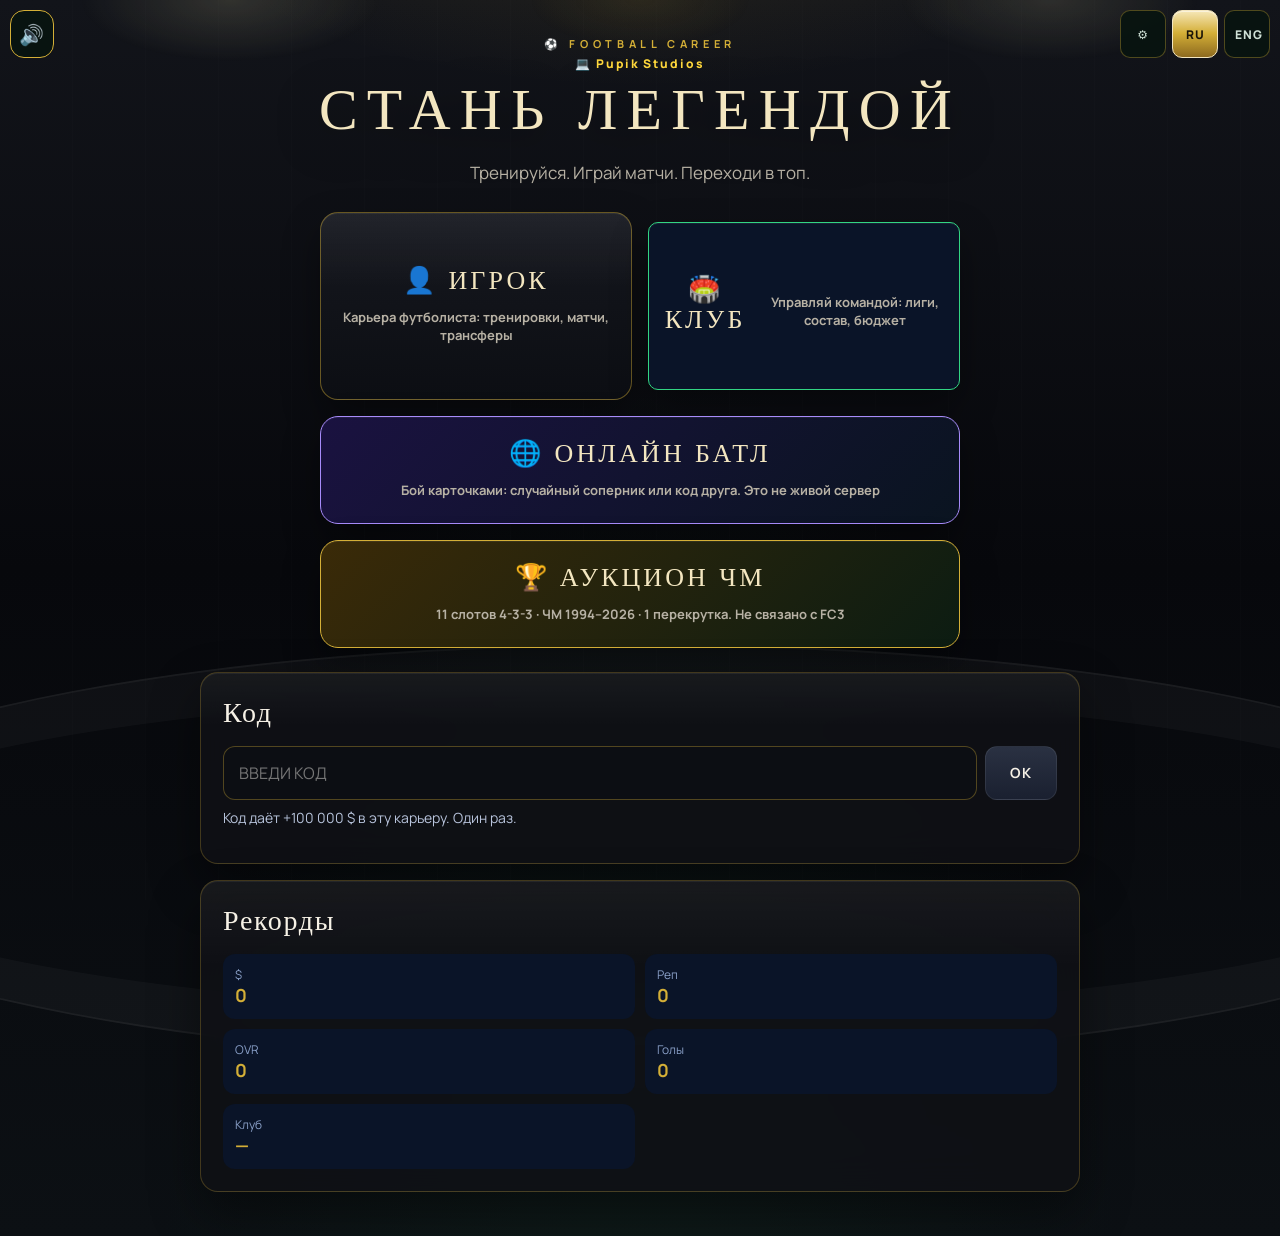
<file: Football-career/index.html>
<!DOCTYPE html>
<html lang="ru">
<head>
    <meta charset="UTF-8">
    <meta name="viewport" content="width=device-width, initial-scale=1, viewport-fit=cover">
    <meta name="theme-color" content="#07080c">
    <link rel="preconnect" href="https://fonts.googleapis.com">
    <link rel="preconnect" href="https://fonts.gstatic.com" crossorigin>
    <link href="https://fonts.googleapis.com/css2?family=Cinzel:wght@500;700&family=Manrope:wght@500;700&display=swap" rel="stylesheet">
    <meta name="apple-mobile-web-app-capable" content="yes">
    <meta name="mobile-web-app-capable" content="yes">
    <meta name="apple-mobile-web-app-status-bar-style" content="black-translucent">
    <title>Football Career · Pupik Studios</title>
    <script>
      try {
        var fcStyle = localStorage.getItem("fc-style");
        if (fcStyle === "plain" || fcStyle === "arcade" || fcStyle === "board" || fcStyle === "premium") {
          document.documentElement.setAttribute("data-style", fcStyle);
        }
      } catch (e) {}
    </script>
    <style>
      html,body{margin:0;background:#07080c;color:#f6f1e6;font-family:Manrope,system-ui,sans-serif}
      #createScreen,#careerScreen{display:none}
      #studioSplash{
        position:fixed;inset:0;z-index:9998;
        display:flex;flex-direction:column;align-items:center;justify-content:center;gap:10px;
        background:#07080c;cursor:pointer;
        transition:opacity .35s ease,visibility .35s ease
      }
      #studioSplash.gone,#studioSplash[hidden]{
        display:none!important;opacity:0;visibility:hidden;pointer-events:none
      }
      #studioSplash .studio-kicker{margin:0;letter-spacing:.46em;font-size:11px;font-weight:800;color:#9bb6a8}
      #studioSplash .studio-logo{display:flex;flex-direction:column;align-items:center;line-height:.86;color:#d4af37;text-align:center;font-family:Cinzel,Georgia,serif}
      #studioSplash .studio-logo span{font-size:clamp(52px,14vw,92px);letter-spacing:.12em}
      #studioSplash .studio-logo b{font-size:clamp(22px,6vw,34px);letter-spacing:.42em;color:#fff6c8;font-weight:400}
      #studioSplash .studio-game{margin:8px 0 0;letter-spacing:.22em;text-transform:uppercase;font-size:13px;color:#cfe0d6}
      #studioSplash .studio-tap{margin:28px 0 0;letter-spacing:.34em;text-transform:uppercase;font-size:11px;font-weight:800;color:#d4af37}
      #studioSplash .studio-line{width:min(220px,46vw);height:1px;margin:10px 0 6px;background:linear-gradient(90deg,transparent,#d4af37,transparent)}
    </style>
    <link rel="stylesheet" href="style.css?v=127">
</head>
<body>

<div class="stadium-lights" aria-hidden="true"></div>
<button type="button" id="muteBtn" class="mute-btn" data-i18n-aria="sound" aria-label="Звук">🔊</button>
<div class="lang-bar" id="langBar">
    <button type="button" id="styleBtn" class="lang-btn" data-i18n-aria="style" aria-label="Стиль">⚙</button>
    <button type="button" class="lang-btn on" data-lang="ru">RU</button>
    <button type="button" class="lang-btn" data-lang="en">ENG</button>
    <div id="stylePanel" class="style-panel" hidden>
        <p data-i18n="styleTitle">Стиль</p>
        <button type="button" data-style="premium" data-i18n="stylePremium">Премиум</button>
        <button type="button" data-style="plain" data-i18n="stylePlain">Обычный</button>
        <button type="button" data-style="arcade" data-i18n="styleArcade">Аркада</button>
        <button type="button" data-style="board" data-i18n="styleBoard">Табло</button>
    </div>
</div>

<div id="studioSplash" class="studio-splash">
    <div class="studio-glow"></div>
    <p class="studio-kicker">A GAME BY</p>
    <p class="studio-face">💻</p>
    <div class="studio-logo">
        <span>PUPIK</span>
        <b>STUDIOS</b>
    </div>
    <p class="studio-line"></p>
    <p class="studio-game">Football Career</p>
    <p class="studio-tap" data-i18n="tap">нажми</p>
</div>

<div id="fxOverlay" class="fx-overlay" hidden>
    <div class="fx-card" id="fxCard">
        <div class="fx-kicker" id="fxKicker"></div>
        <h2 class="fx-title" id="fxTitle"></h2>
        <p class="fx-sub" id="fxSub"></p>
    </div>
</div>

<div id="battleOverlay" class="battle-overlay" hidden>
    <div class="battle-card">
        <p class="battle-kicker" id="battleKicker" data-i18n="arena">ОНЛАЙН АРЕНА</p>
        <h2 id="battleTitle" data-i18n="search">Поиск соперника</h2>
        <p id="battleSub" data-i18n="scan">сканируем лобби…</p>
        <div class="battle-vs" id="battleVs" hidden>
            <div class="battle-side" id="battleYou"></div>
            <b>VS</b>
            <div class="battle-side" id="battleThem"></div>
        </div>
        <div id="pvpReg" hidden>
            <p class="hint" id="pvpRegHint">Имя и пароль. Другой игрок в этой сети найдёт тебя по ним.</p>
            <input id="pvpName" type="text" maxlength="16" placeholder="Имя" autocomplete="username">
            <input id="pvpPin" type="password" maxlength="12" placeholder="Пароль, от 4 знаков" autocomplete="current-password">
            <button type="button" id="pvpRegBtn" class="gold">Войти</button>
        </div>
        <div id="pvpWait" hidden>
            <p class="hint" id="pvpWaitText"></p>
            <button type="button" id="pvpQueueBtn" class="gold">Искать бой</button>
            <button type="button" id="pvpBotBtn">Тренировка с ботом</button>
        </div>
        <div class="battle-code" id="battleCodeBox">
            <p class="hint" data-i18n="yourCode">Твой код — друг играет против твоей карточки</p>
            <div class="battle-code-row">
                <input id="myBattleCode" type="text" readonly tabindex="-1">
                <button type="button" id="copyBattleCode" aria-label="Копировать">📋</button>
            </div>
            <input id="friendBattleCode" type="text" data-i18n-placeholder="friendCode" placeholder="Код друга" maxlength="160" autocomplete="off">
            <button type="button" id="joinBattleBtn" data-i18n="playCode">🎮 ИГРАТЬ ПО КОДУ</button>
        </div>
        <button type="button" id="battleGo" class="gold" hidden data-i18n="fight">⚽ В БОЙ</button>
        <button type="button" id="battleCancel" class="back-btn" data-i18n="cancel">ОТМЕНА</button>
    </div>
</div>

<div id="socialOverlay" class="social-overlay" hidden>
    <div class="social-window" role="dialog" aria-labelledby="socialBrand">
        <header class="social-top">
            <button type="button" id="socialClose" class="back-btn" data-i18n="calClose">Закрыть</button>
            <b id="socialBrand" data-i18n="socBrandName">PULSE</b>
            <span id="socialKind">Игрок</span>
        </header>
        <div class="social-profile">
            <div class="social-ava" id="socialAva">⚽</div>
            <div>
            <strong id="socialName">Игрок</strong><i id="socialTick" class="soc-tick" hidden>✓</i>
            <small id="socialHandle">@player</small>
            </div>
        </div>
        <p class="social-bio" id="socialBio"></p>
        <div class="social-counts">
            <div><b id="socialFollowers">0</b><small data-i18n="socFollowers">подписчики</small></div>
            <div id="socFollowBox"><b id="socialFollowing">0</b><small data-i18n="socFollowing">подписки</small></div>
            <div><b id="socialPostsN">0</b><small data-i18n="socPosts">посты</small></div>
        </div>
        <div class="soc-tabs" id="socTabs">
            <button type="button" data-soc="feed" class="on" data-i18n="socFeed">Лента</button>
            <button type="button" data-soc="subs" data-i18n="socSubs">Подписки</button>
            <button type="button" data-soc="plan" data-i18n="socPlan">Тариф</button>
            <button type="button" data-soc="friends" data-i18n="socFriends">Друзья</button>
        </div>
        <form id="socialComposer" class="social-composer">
            <textarea id="socialDraft" maxlength="140" rows="3" data-i18n-placeholder="socPlaceholder" placeholder="Напиши пост…"></textarea>
            <p class="hint" id="socialHint" hidden></p>
            <button type="button" id="socialPublish" class="gold" data-i18n="socPublish">Опубликовать</button>
            <button type="button" id="socialAd" data-i18n="socAd">Реклама</button>
        </form>
        <div id="socialFeed"></div>
        <div id="socialDetail" class="social-detail" hidden>
            <button type="button" id="socialBack" class="back-btn" data-i18n="socBack">Лента</button>
            <h3 id="socialDetailTitle"></h3>
            <p id="socialDetailPost"></p>
            <div id="socialDetailList"></div>
        </div>
    </div>
</div>

<div id="pullReveal" class="pull-reveal" hidden>
    <div class="pull-intro" id="pullIntro" hidden>
        <p id="pullIntroText"></p>
    </div>
    <div class="pull-card">
        <p class="k" id="pullKicker">ВЫПАЛ</p>
        <p class="pool" id="pullPool"></p>
        <p class="ovr" id="pullOvr"></p>
        <p class="name" id="pullName"></p>
        <p class="meta" id="pullMeta"></p>
        <button type="button" id="pullOk">ОК</button>
    </div>
</div>

<div id="draftOverlay" class="cal-overlay" hidden>
    <div class="cal-window draft-window">
        <p class="cal-kicker" id="draftKicker">ДРАФТ</p>
        <h2 id="draftTitle">Драфт</h2>
        <p class="hint" id="draftHint"></p>
        <div class="draft-picks" id="draftPicks"></div>
        <button type="button" id="draftClose" class="back-btn" data-i18n="calClose">Закрыть</button>
    </div>
</div>

<div id="taleOverlay" class="cal-overlay" hidden>
    <div class="cal-window">
        <p class="cal-kicker" id="taleKicker">СЮЖЕТ</p>
        <h2 id="taleTitle">Критик</h2>
        <p class="hint" id="taleText"></p>
        <div class="tale-acts" id="taleActs"></div>
        <button type="button" id="taleLater" class="back-btn">Позже</button>
    </div>
</div>

<div id="debtOverlay" class="cal-overlay" hidden>
    <div class="cal-window">
        <p class="cal-kicker" data-i18n="bankPledgeLabel">Залог</p>
        <h2 data-i18n="bankDebt">Долг</h2>
        <p class="hint" id="debtHint"></p>
        <p class="bank-line"><span data-i18n="bankDebt">Долг</span> <b id="bankDebt">$0</b></p>
        <p class="bank-line"><span data-i18n="bankPledgeLabel">Залог</span> <b id="bankPledge">нет</b></p>
        <input id="debtSum" inputmode="numeric" maxlength="7" data-i18n-placeholder="bankPh" placeholder="Сумма, пусто = всё">
        <div class="plan-row">
            <button type="button" data-debt="100">100</button>
            <button type="button" data-debt="500">500</button>
            <button type="button" data-debt="all" data-i18n="bankAll">Всё</button>
        </div>
        <p class="hint" data-i18n="bankPickLoan">Малый и обычный без залога. Большой кредит просит фирму.</p>
        <div class="bank-offers" id="bankLoans"></div>
        <button type="button" id="bankRepay" data-i18n="bankRepay">Погасить</button>
        <button type="button" id="debtClose" class="back-btn" data-i18n="calClose">Закрыть</button>
    </div>
</div>

<div id="calOverlay" class="cal-overlay" hidden>
    <div class="cal-window">
        <p class="cal-kicker" data-i18n="calKicker">КАЛЕНДАРЬ</p>
        <h2 data-i18n="calTitle">События года</h2>
        <p class="hint" id="calNow">—</p>
        <div class="cal-year" id="calYear"></div>
        <p class="hint" data-i18n="calLegend">Жёлтый — сейчас. Синий — ЧМ. Золотой ободок — Золотой мяч.</p>
        <div class="cal-list" id="calEvents"></div>
        <button type="button" id="calClose" class="back-btn" data-i18n="calClose">Закрыть</button>
    </div>
</div>

<div id="modeScreen" class="splash">
    <p class="brand-kicker">⚽ FOOTBALL CAREER</p>
    <p class="brand-studio">💻 Pupik Studios</p>
    <h1 data-i18n="becomeLegend">Стань легендой</h1>
    <p class="mode-lead" data-i18n="modeLead">Тренируйся. Играй матчи. Переходи в топ.</p>
    <button type="button" id="continueBtn" class="mode-btn continue" hidden>
        <span data-i18n="continue">▶ ПРОДОЛЖИТЬ</span>
        <small id="continueMeta">Сохранённая карьера</small>
    </button>
    <div class="mode-grid">
        <button type="button" id="modePlayer" class="mode-btn">
            <span data-i18n="modePlayer">👤 ИГРОК</span>
            <small data-i18n="modePlayerSub">Карьера футболиста: тренировки, матчи, трансферы</small>
        </button>
        <button type="button" id="modeClub" class="mode-btn club">
            <span data-i18n="modeClub">🏟️ КЛУБ</span>
            <small data-i18n="modeClubSub">Управляй командой: лиги, состав, бюджет</small>
        </button>
        <button type="button" id="modeBattle" class="mode-btn battle">
            <span data-i18n="modeBattle">🌐 ОНЛАЙН БАТЛ</span>
            <small data-i18n="modeBattleSub">Поиск соперника или бой по коду друга. Нужна карьера</small>
        </button>
        <button type="button" id="modeAuction" class="mode-btn auction">
            <span data-i18n="modeAuction">🏆 АУКЦИОН ЧМ</span>
            <small data-i18n="modeAuctionSub">11 слотов 4-3-3 · ЧМ 1994–2026 · 1 перекрутка. Не связано с FC3</small>
        </button>
    </div>
    <div class="card code-card">
        <h2 data-i18n="code">Код</h2>
        <div class="code-row">
            <input id="promoCode" type="text" data-i18n-placeholder="tapCode" placeholder="введи код" maxlength="40" autocomplete="off" autocorrect="off" autocapitalize="characters" spellcheck="false" name="fc-promo">
            <button type="button" id="promoBtn">ОК</button>
        </div>
        <p class="hint" id="promoHint" data-i18n="promoHint">Код даёт +100 000 $ в эту карьеру. Один раз.</p>
    </div>
    <div class="card records-card">
        <h2 data-i18n="records">Рекорды</h2>
        <div id="recordsCreate" class="records"></div>
    </div>
</div>

<div id="createScreen" class="splash">
    <button type="button" id="backToMode" class="back-btn" data-i18n="backModes">← К режимам</button>
    <p class="brand-kicker">⚽ FOOTBALL CAREER</p>
    <p class="brand-studio">💻 Pupik Studios</p>
    <h1 id="createHeading" data-i18n="newPlayer">Новый игрок</h1>
    <div class="card">
        <h2 id="createTitle" data-i18n="createPlayer">Создай своего футболиста</h2>
        <div id="playerFields">
            <input id="playerName" type="text" data-i18n-placeholder="namePlayer" placeholder="Имя футболиста" maxlength="24" autocomplete="off">
            <select id="position">
                <option value="ST">ST — Нападающий</option>
                <option value="LW">LW — Левый вингер</option>
                <option value="RW">RW — Правый вингер</option>
                <option value="CAM">CAM — Атакующий полузащитник</option>
                <option value="CM">CM — Полузащитник</option>
                <option value="CDM">CDM — Опорный полузащитник</option>
                <option value="CB">CB — Центральный защитник</option>
                <option value="LB">LB — Левый защитник</option>
                <option value="RB">RB — Правый защитник</option>
                <option value="GK">GK — Вратарь</option>
            </select>
        </div>
        <div id="clubFields" hidden>
            <input id="clubName" type="text" data-i18n-placeholder="nameClub" placeholder="Название клуба" maxlength="28" autocomplete="off">
            <input id="clubCity" type="text" data-i18n-placeholder="cityPh" placeholder="Город (например Москва)" maxlength="24" autocomplete="off">
        </div>
        <p class="pick-label" id="nationLabel" data-i18n="nation">Национальность</p>
        <div class="pick-grid nation-pick" id="nationPick"></div>
        <p class="pick-label" id="avatarLabel" data-i18n="avatar">Аватар</p>
        <div class="pick-grid" id="avatarPick"></div>
        <button type="button" id="startBtn" data-i18n="startCareer">Начать карьеру</button>
    </div>
</div>

<div id="careerScreen">
    <header class="career-top">
        <button type="button" id="exitCareerBtn" class="back-btn" data-i18n="menu">← Меню</button>
        <h1 id="careerTitle">Моя карьера</h1>
    </header>

    <div class="card player-card">
        <div class="fut">
            <div class="ovr">
                <strong id="ovrDisplay">60</strong>
                <small id="futPos">ST</small>
            </div>
            <div class="avatar" id="avatar">⚽</div>
            <b id="playerNameDisplay">Игрок</b>
            <span id="clubDisplay">Академия</span>
        </div>
        <div class="info">
            <p><span id="labelNation">Нация</span>: <b id="nationDisplay">🇰🇿 Казахстан</b></p>
            <p><span id="labelPosition">Позиция</span>: <b id="positionDisplay">ST</b></p>
            <p class="club-dup"><span id="labelClub">Клуб</span>: <b id="clubLine">Академия</b></p>
            <p id="ageLine"><span data-i18n="ageWeek">Возраст</span>: <b id="ageDisplay">16</b> · <span data-i18n="week">Неделя</span> <b id="weekDisplay">1</b></p>
            <p id="weekLine" hidden><span data-i18n="week">Неделя</span> <b id="weekDisplayClub">1</b></p>
            <p id="injuryLine" class="injury-line" hidden></p>
        </div>
        <div class="ratings">
            <div class="respect">
                <small>$</small>
                <strong id="respectDisplay">0</strong>
            </div>
            <div class="fame">
                <small id="fameLabel" data-i18n="fame">РЕП</small>
                <strong id="fameDisplay">50</strong>
            </div>
        </div>
    </div>

    <button type="button" id="socialOpen" class="social-open" data-i18n="socOpen">Соцсеть</button>
    <p id="crowdLine" class="crowd-line" hidden></p>

    <div class="card energy-card">
        <div class="energy-row">
            <span data-i18n="energy">Энергия</span>
            <div class="energy-bar"><i id="energyFill"></i></div>
            <b id="energyDisplay">100</b>
        </div>
    </div>
    <div class="live-upd" id="liveUpd">
        <div class="live-top">
            <span id="liveKicker">ОБНОВЛЕНИЕ</span>
            <em id="liveLeft">4д 00:00:00</em>
        </div>
        <b id="liveTitle">Last Dance</b>
        <small id="liveText"></small>
        <p class="live-only" id="liveOnly">Эксклюзивные карты только эти 4 дня</p>
        <div class="live-cards" id="liveCards"></div>
        <button type="button" id="liveDraft" class="gold" data-i18n="draftOpen">Открыть драфт</button>
    </div>

    <div class="hook" id="hookBar">
        <span id="hookKicker">LIVE</span>
        <b id="hookText">Ещё один матч — и ты ближе к топу</b>
    </div>

    <nav class="career-tabs" id="careerTabs" aria-label="Разделы карьеры">
        <button type="button" data-panel="home" class="on" data-i18n="tabHome">Главная</button>
        <button type="button" data-panel="train" data-i18n="tabTrain">Треня</button>
        <button type="button" data-panel="match" data-i18n="tabMatch">Матч</button>
        <button type="button" data-panel="club" id="tabClub">Клубы</button>
        <button type="button" data-panel="bank" data-i18n="tabBank">Банк</button>
        <button type="button" data-panel="more" data-i18n="tabMore">Ещё</button>
    </nav>

    <div class="panel on" data-panel="home">
    <div class="card drop-card" id="dropCard">
        <p class="drop-kicker" id="dropKicker">ОБНОВЛЕНИЕ</p>
        <h2 id="dropTitle">Лучшие связки</h2>
        <p class="hint" id="dropText"></p>
        <div class="live-cards" id="dropCards"></div>
        <p class="hint" id="dropNext"></p>
        <button type="button" id="draftOpen" class="gold" data-i18n="draftOpen">Открыть драфт</button>
    </div>
    <div class="card tale-card" id="taleCard" hidden>
        <p class="drop-kicker">СЮЖЕТ</p>
        <h2 id="taleCardTitle">Критик</h2>
        <p class="hint" id="taleCardText"></p>
        <button type="button" id="taleOpen" class="gold">Ответить критику</button>
    </div>
    <div class="card" id="bodyCard">
        <h2 data-i18n="body">Тело</h2>
        <p class="hint" id="bodyMapHint">Цел. Травма подсветит зону.</p>
        <div class="skel" id="skel" aria-hidden="true">
            <span class="bone head" data-part="head"></span>
            <span class="bone shoulder" data-part="shoulder"></span>
            <div class="skel-row">
                <span class="bone arm" data-part="arm"></span>
                <span class="bone torso" data-part="ribs"></span>
                <span class="bone arm" data-part="arm"></span>
            </div>
            <span class="bone hip" data-part="groin"></span>
            <div class="skel-row">
                <span class="bone thigh" data-part="hamstring"></span>
                <span class="bone thigh" data-part="hamstring"></span>
            </div>
            <div class="skel-row">
                <span class="bone knee" data-part="knee"></span>
                <span class="bone knee" data-part="knee"></span>
            </div>
            <div class="skel-row">
                <span class="bone calf" data-part="calf"></span>
                <span class="bone calf" data-part="calf"></span>
            </div>
            <div class="skel-row">
                <span class="bone foot" data-part="ankle"></span>
                <span class="bone foot" data-part="ankle"></span>
            </div>
        </div>
        <p class="hint lock-hint" id="treatHint" hidden></p>
        <button type="button" id="treatBtn" class="gold treat-btn" hidden>Лечить</button>
    </div>
    <div class="card">
        <h2 data-i18n="stats">Характеристики</h2>
        <div id="statList">
            <div class="stat"><span></span><div class="stat-track"><i></i></div><b></b></div>
            <div class="stat"><span></span><div class="stat-track"><i></i></div><b></b></div>
            <div class="stat"><span></span><div class="stat-track"><i></i></div><b></b></div>
            <div class="stat"><span></span><div class="stat-track"><i></i></div><b></b></div>
            <div class="stat"><span></span><div class="stat-track"><i></i></div><b></b></div>
            <div class="stat"><span></span><div class="stat-track"><i></i></div><b></b></div>
        </div>
    </div>
    </div>

    <div class="panel" data-panel="train">
    <div class="card">
        <h2 id="trainTitle" data-i18n="training">Тренировка</h2>
        <p class="hint" id="trainHint">Тренировка: −16 энергии, +1 неделя. Отдых +50 бесплатно (30 сек) или 100% за $100 (1 сек).</p>
        <p class="hint lock-hint" id="restLockHint" hidden></p>
        <div class="train-grid">
            <button type="button" data-train="pace">⚡ Скорость +2</button>
            <button type="button" data-train="shooting">🎯 Удар +2</button>
            <button type="button" data-train="passing">🅰️ Пас +2</button>
            <button type="button" data-train="dribbling">🕺 Дриблинг +2</button>
            <button type="button" data-train="defending">🛡️ Защита +2</button>
            <button type="button" data-train="physical">💪 Физика +2</button>
        </div>
        <button type="button" id="restBtn" class="rest">Восстановиться +50</button>
        <button type="button" id="restFastBtn" class="gold">100% за $100 · 1 сек</button>
    </div>
    </div>

    <div class="panel" data-panel="match">
    <div class="card">
        <h2 data-i18n="schedule">Расписание</h2>
        <div class="fixture" id="fixtureBox">
            <small id="fixtureLabel">Следующий матч</small>
            <b id="fixtureNext">Неделя 2</b>
            <p id="fixtureHint">Матч раз в 2 недели. Ничья остаётся ничьей.</p>
        </div>
        <div class="plan-row" id="planRow">
            <button type="button" data-plan="attack" data-i18n="plan_attack">Атака</button>
            <button type="button" data-plan="balance" class="on" data-i18n="plan_balance">Баланс</button>
            <button type="button" data-plan="defend" data-i18n="plan_defend">Оборона</button>
        </div>
        <p class="hint" id="planHint">Баланс: обычный матч.</p>
        <div class="match-grid" id="matchGrid"></div>
        <p class="save-meta" id="saveHint">💾 Автосохранение каждые 20 сек</p>
        <p class="last-match" id="lastMatch">Пока нет матчей</p>
        <p> <span data-i18n="matches">Матчи</span>: <b id="matches">0</b></p>
        <p id="winsRow" hidden><span data-i18n="wins">Победы</span>: <b id="wins">0</b> · <span data-i18n="draws">Ничьи</span>: <b id="draws">0</b> · <span data-i18n="losses">Поражения</span>: <b id="losses">0</b></p>
        <p id="goalsRow"><span data-i18n="goals">Голы</span>: <b id="goals">0</b></p>
        <p id="assistsRow"><span data-i18n="assists">Ассисты</span>: <b id="assists">0</b></p>
        <p id="concededRow" hidden><span data-i18n="conceded">Пропущено</span>: <b id="conceded">0</b></p>
        <p id="tacklesRow" hidden><span data-i18n="tackles">Отборы</span>: <b id="tackles">0</b></p>
        <p id="savesRow" hidden><span data-i18n="saves">Сейвы</span>: <b id="saves">0</b></p>
        <p id="cleanRow" hidden><span data-i18n="cleans">Сухие матчи</span>: <b id="cleanSheets">0</b></p>
        <p id="gkConcededRow" hidden><span data-i18n="conceded">Пропущено</span>: <b id="gkConceded">0</b></p>
        <button type="button" id="matchBtn" class="gold">📅 ЖДИ ИГРОВОЙ ДЕНЬ</button>
        <button type="button" id="retireBtn" class="danger" data-i18n="retireBtn">Закончить карьеру</button>
    </div>
    </div>

    <div class="panel" data-panel="bank">
    <div class="card">
        <h2 data-i18n="bankTitle">Банк</h2>
        <p class="hint" id="bankHint"></p>
        <p class="bank-line"><span data-i18n="bankCash">На руках</span> <b id="bankCash">$0</b></p>
        <p class="bank-line"><span data-i18n="bankSave">На вкладе</span> <b id="bankSave">$0</b></p>
        <p class="bank-line"><span data-i18n="bankDebt">Долг</span> <b id="bankDebtCard">$0</b></p>
        <input id="bankSum" inputmode="numeric" maxlength="7" data-i18n-placeholder="bankPh" placeholder="Сумма, пусто = всё">
        <div class="plan-row">
            <button type="button" data-bank="100">100</button>
            <button type="button" data-bank="500">500</button>
            <button type="button" data-bank="all" data-i18n="bankAll">Всё</button>
        </div>
        <p class="hint" data-i18n="bankPickSave">Вклад. Выбери лучший.</p>
        <div class="bank-offers">
            <button type="button" data-save="copy" data-i18n="bankOfferCopy">Копилка +4%. Снять сразу</button>
            <button type="button" data-save="season" data-i18n="bankOfferSeason">Сезон +12%. Нельзя снять 1 сезон</button>
            <p class="bank-best" data-i18n="bankBestSave">Лучший вклад</p>
            <button type="button" class="best" data-save="long" data-i18n="bankOfferLong">Лучший вклад. Длинный +18%. Нельзя снять 3 сезона</button>
        </div>
        <button type="button" id="bankOut" data-i18n="bankOut">Снять</button>
        <button type="button" id="bankDebtOpen" class="gold" data-i18n="bankDebtOpen">Окно долга</button>
    </div>
    </div>

    <div class="panel" data-panel="club">
    <div class="card" id="squadCard" hidden>
        <h2 data-i18n="squad">Состав</h2>
        <div class="voucher-bar" id="voucherBar">
            <b id="voucherCount">Ваучеры: 0</b>
            <button type="button" id="voucherBuy">Купить · $150</button>
        </div>
        <p class="hint" id="squadHint" data-i18n="squadHint">Своих игроков пока нет. Купи в трансферном окне.</p>
        <div class="pitch" id="squadPitch"></div>
        <div class="bench-box" id="benchBox" hidden>
            <p class="bench-title" id="benchTitle" data-i18n="benchTitle">Скамейка запасных</p>
            <p class="hint" data-i18n="benchHint">Нажми игрока: в основу или на скамейку.</p>
            <div class="bench" id="squadBench"></div>
        </div>
        <div id="squad" class="market-list squad-list"></div>
    </div>

    <div class="card" id="marketCard" hidden>
        <h2 data-i18n="market">Трансферное окно</h2>
        <p class="hint" id="marketHint" data-i18n="marketHint">От ЦСКА до легенд Реала. Покупка за $.</p>
        <div class="market-tabs" id="marketTabs">
            <button type="button" data-tier="all" class="on" data-i18n="all">Все</button>
            <button type="button" data-tier="rpl" data-i18n="rpl">РПЛ</button>
            <button type="button" data-tier="eu" data-i18n="europe">Европа</button>
            <button type="button" data-tier="leg" data-i18n="legends">Легенды</button>
            <button type="button" data-tier="drafts" data-i18n="marketDrafts">Драфты</button>
        </div>
        <div class="pos-tabs" id="marketPos">
            <button type="button" data-pos="all" class="on" data-i18n="all">Все</button>
            <button type="button" data-pos="GK">GK</button>
            <button type="button" data-pos="CB">CB</button>
            <button type="button" data-pos="LB">LB</button>
            <button type="button" data-pos="RB">RB</button>
            <button type="button" data-pos="CDM">CDM</button>
            <button type="button" data-pos="CM">CM</button>
            <button type="button" data-pos="CAM">CAM</button>
            <button type="button" data-pos="LW">LW</button>
            <button type="button" data-pos="RW">RW</button>
            <button type="button" data-pos="ST">ST</button>
        </div>
        <div id="market" class="market-list"></div>
    </div>

    <div class="card">
        <h2 id="transfersTitle">Трансферы</h2>
        <div id="clubs"></div>
    </div>
    </div>

    <div class="panel" data-panel="more">
    <nav class="more-tabs" id="moreTabs">
        <button type="button" data-more="nation" class="on" data-i18n="moreNation">Сборная</button>
        <button type="button" data-more="titles" data-i18n="titlesTitle">Титулы</button>
        <button type="button" data-more="firms" data-i18n="firms">Фирмы</button>
        <button type="button" data-more="extra" data-i18n="tabMore">Ещё</button>
    </nav>
    <div class="more-pane on" data-more="nation">
    <div class="card" id="nationCard">
        <h2 data-i18n="ntTitle">Сборная и ЧМ</h2>
        <p class="hint" id="ntStatus">Вызов приходит за репутацию и OVR.</p>
        <p class="meta" id="ntMeta"></p>
        <button type="button" id="wcBtn" class="gold">ЧМ</button>
        <button type="button" id="calOpenMore" class="cal-open" data-i18n="calOpen">📅 Календарь событий</button>
        <p class="hint" id="ntHint" data-i18n="ntHint">Победа на ЧМ: +3000 $ и репутация. Номинации: золотой мяч, лучший бомбардир, лучший молодой, лучший игрок, лучший вратарь.</p>
    </div>
    </div>
    <div class="more-pane" data-more="titles">
    <div class="card" id="titlesCard" hidden>
        <h2 data-i18n="titlesTitle">Титулы</h2>
        <p class="hint" data-i18n="titlesHint">Все трофеи карьеры: ЧМ, золотой мяч, номинации и клубы.</p>
        <div class="table-wrap">
            <table class="firm-table">
                <thead>
                    <tr>
                        <th data-i18n="titleCol">Титул</th>
                        <th data-i18n="yearCol">Год</th>
                    </tr>
                </thead>
                <tbody id="titlesBody"></tbody>
            </table>
        </div>
    </div>
    <div class="card" id="ballonCard" hidden>
        <h2 data-i18n="ballonTitle">Рейтинг Золотого мяча</h2>
        <p class="hint" id="ballonHint">Появляется, когда ты уже близко к награде.</p>
        <div class="table-wrap">
            <table class="firm-table">
                <thead>
                    <tr>
                        <th>#</th>
                        <th data-i18n="playerCol">Игрок</th>
                        <th data-i18n="ptsCol">Очки</th>
                    </tr>
                </thead>
                <tbody id="ballonBody"></tbody>
            </table>
        </div>
    </div>
    </div>
    <div class="more-pane" data-more="firms">
    <div class="card" id="brandCard">
        <h2 data-i18n="firms">Фирмы</h2>
        <p class="hint" data-i18n="firmsHint">Все фирмы в таблице. Основание только за $. Доход каждую неделю — от репутации и богатства.</p>
        <p><span data-i18n="cashWeek">Счёт:</span> <b id="brandCash">$0</b> <span data-i18n="firmsWeek">· все фирмы /нед</span> <b id="brandWeekPay">$0</b></p>
        <input id="brandName" type="text" data-i18n-placeholder="brandPh" placeholder="название фирмы (необязательно)" maxlength="24" autocomplete="off">
        <div class="table-wrap">
            <table class="firm-table">
                <thead>
                    <tr>
                        <th data-i18n="firm">Фирма</th>
                        <th data-i18n="price">Цена</th>
                        <th data-i18n="recRep">Реп</th>
                        <th data-i18n="perWeek">/нед</th>
                        <th></th>
                    </tr>
                </thead>
                <tbody id="brandTableBody"></tbody>
            </table>
        </div>
        <h2 data-i18n="dealsTitle">Рекламные договоры</h2>
        <p class="hint" data-i18n="dealsHint">До трёх марок. Деньги каждую неделю. В соцсети реклама крутит лучший вклад и эти бренды. Лучший договор — PMW.</p>
        <p class="bank-line"><span data-i18n="dealsPay">Договоры /нед</span> <b id="sponsorWeek">$0</b></p>
        <div class="bank-offers" id="sponsorList"></div>
    </div>
    </div>
    <div class="more-pane" data-more="extra">
    <div class="card">
        <h2 data-i18n="sideTitle">Календарь и батл</h2>
        <button type="button" id="calOpenMatch" class="cal-open" data-i18n="calOpen">📅 Календарь · ЧМ и Золотой мяч</button>
        <button type="button" id="bribeBtn" class="bribe">🤫 ПОДКУПИТЬ СУДЬЮ</button>
        <p class="hint" id="bribeHint" data-i18n="bribeHint">Подкуп: 30% поможет, 70% штраф. Репутация падает в любом случае.</p>
        <p id="onlineRow"><span data-i18n="online">Онлайн</span>: <b id="onlineRecord">0–0</b></p>
        <button type="button" id="onlineBtn" class="online">🌐 ОНЛАЙН БАТЛ</button>
        <p class="hint" data-i18n="onlineHint">Вне календаря. −18 энергии. Победа даёт $ и репутацию. Кнопка «Батл» внизу тоже открывает его.</p>
    </div>
    <div class="card code-card">
        <h2 data-i18n="code">Код</h2>
        <div class="code-row">
            <input id="promoCodeCareer" type="text" data-i18n-placeholder="tapCode" placeholder="введи код" maxlength="40" autocomplete="off" autocorrect="off" autocapitalize="characters" spellcheck="false" name="fc-promo-career">
            <button type="button" id="promoBtnCareer">ОК</button>
        </div>
        <p class="hint" id="promoHintCareer" data-i18n="promoHintCareer">+100 000 $ · один раз · эта карьера, не FC3</p>
    </div>
    <div class="card">
        <h2 data-i18n="auction">Аукцион ЧМ</h2>
        <p class="hint" data-i18n="auctionHint">Собери 4-3-3 из случайных игроков ЧМ 1994–2026. Отдельный режим, карьеру не ломает.</p>
        <button type="button" id="openAuctionBtn" class="gold" data-i18n="openAuction">🏆 ОТКРЫТЬ АУКЦИОН</button>
    </div>
    <div class="card records-card">
        <h2 data-i18n="records">Рекорды</h2>
        <div id="recordsCareer" class="records"></div>
    </div>

    <div class="card">
        <h2 data-i18n="history">История</h2>
        <div id="log"></div>
    </div>

    <button type="button" id="newCareerBtn" class="danger" data-i18n="restart">Заново</button>
    </div>
    </div>

    <nav class="phone-dock" aria-label="Быстрые действия">
        <button type="button" id="dockMatch">⚽ Матч</button>
        <button type="button" id="dockBattle" data-i18n="dockBattle">🌐 Батл</button>
        <button type="button" id="dockRest" data-i18n="dockRest">😴 Отдых</button>
        <button type="button" id="dockMenu" data-i18n="dockMenu">← Меню</button>
    </nav>
</div>

<div id="auctionScreen" hidden>
    <header class="career-top">
        <button type="button" id="auctionBack" class="back-btn" data-i18n="menu">← Меню</button>
        <h1 data-i18n="auction">Аукцион ЧМ</h1>
    </header>
    <div class="card">
        <p class="hint" data-i18n="auctionHow">Жми ИГРОК — один легенда за раз, строго в свою позицию (Неймар только LW). 1 перекрутка той же позиции. ЗАНОВО — новый состав.</p>
        <p class="meta" id="auctionMeta">Пусто · перекруток: 1</p>
        <div class="pitch auction-pitch" id="auctionPitch"></div>
        <div class="train-grid auction-actions">
            <button type="button" id="auctionRollAll" class="gold" data-i18n="player">ИГРОК</button>
            <button type="button" id="auctionReset" class="danger" data-i18n="reset">ЗАНОВО</button>
        </div>
    </div>
</div>

<script src="audio.js?v=127" defer></script>
<script src="loc.js?v=127" defer></script>
<script src="game.js?v=127" defer></script>
</body>
</html>
</file>
<file: style.css>
:root {
    --bg: #07080c;
    --bg2: #101218;
    --card: rgba(16, 17, 22, 0.86);
    --line: rgba(212, 175, 55, 0.28);
    --gold: #d4af37;
    --gold-hi: #f3e6c0;
    --pitch: #0f3d2a;
    --ink: #16130c;
    --mute: #b7b1a4;
    --font: "Manrope", "Avenir Next", system-ui, sans-serif;
    --display: "Cinzel", "Iowan Old Style", Palatino, Georgia, serif;
}

html {
    -webkit-text-size-adjust: 100%;
    color-scheme: dark;
    background: #07080c;
}

* {
    box-sizing: border-box;
}

[hidden] {
    display: none !important;
}

body {
    margin: 0;
    padding: 28px;
    padding-top: max(28px, env(safe-area-inset-top));
    padding-bottom: max(28px, env(safe-area-inset-bottom));
    min-height: 100dvh;
    font-family: var(--font);
    color: #f6f1e6;
    background:
        radial-gradient(820px 380px at 50% -12%, rgba(212, 175, 55, 0.14), transparent 62%),
        radial-gradient(ellipse at 50% 120%, rgba(18, 42, 32, 0.45), transparent 54%),
        linear-gradient(180deg, #12141a 0%, #07080c 46%, #0c1014 100%);
    transition: background 0.6s ease, filter 0.4s ease;
}

body.matchday {
    background:
        radial-gradient(700px 280px at 18% 0%, rgba(212, 175, 55, 0.2), transparent 58%),
        radial-gradient(700px 280px at 82% 0%, rgba(212, 175, 55, 0.16), transparent 58%),
        radial-gradient(ellipse at 50% 118%, rgba(31, 138, 76, 0.5), transparent 52%),
        linear-gradient(180deg, #08160f 0%, #061018 42%, #0a1f16 100%);
}

body.hot {
    background:
        radial-gradient(800px 360px at 50% -10%, rgba(255, 90, 40, 0.22), transparent 62%),
        radial-gradient(ellipse at 50% 118%, rgba(31, 138, 76, 0.42), transparent 52%),
        linear-gradient(180deg, #140b08 0%, #061018 48%, #0a1f16 100%);
}

.stadium-lights {
    position: fixed;
    inset: 0;
    pointer-events: none;
    z-index: 0;
    background:
        radial-gradient(220px 90px at 18% 0%, rgba(255, 244, 180, 0.16), transparent 70%),
        radial-gradient(220px 90px at 82% 0%, rgba(255, 244, 180, 0.14), transparent 70%),
        radial-gradient(160px 70px at 50% 0%, rgba(212, 175, 55, 0.1), transparent 72%);
    animation: flood 5.5s ease-in-out infinite;
    opacity: 0.85;
}

body::before {
    content: "";
    position: fixed;
    inset: 0;
    pointer-events: none;
    z-index: 0;
    opacity: 0.35;
    background:
        repeating-linear-gradient(
            90deg,
            transparent 0 72px,
            rgba(255, 255, 255, 0.035) 72px 73px
        ),
        repeating-linear-gradient(
            0deg,
            transparent 0 72px,
            rgba(255, 255, 255, 0.02) 72px 73px
        );
}

body::after {
    content: "";
    position: fixed;
    left: 50%;
    bottom: -18%;
    width: 140%;
    height: 46%;
    transform: translateX(-50%);
    pointer-events: none;
    z-index: 0;
    border: 2px solid rgba(255, 255, 255, 0.08);
    border-radius: 50%;
    box-shadow: 0 0 0 48px rgba(255, 255, 255, 0.03) inset;
}

#modeScreen,
#createScreen,
#careerScreen,
#auctionScreen {
    position: relative;
    z-index: 1;
    width: 100%;
    max-width: 880px;
    margin: 0 auto;
}

#createScreen,
#careerScreen,
#auctionScreen {
    display: none;
}

h1 {
    text-align: center;
    color: var(--gold-hi);
    margin: 0 0 18px;
    font-family: var(--display);
    font-size: clamp(34px, 6.4vw, 58px);
    font-weight: 500;
    letter-spacing: 0.16em;
    text-transform: uppercase;
    line-height: 1.05;
    text-shadow: 0 10px 40px rgba(0, 0, 0, 0.55);
}

h2 {
    font-family: var(--display);
    font-size: 28px;
    font-weight: 400;
    letter-spacing: 0.06em;
    margin: 0 0 14px;
}

.brand-studio {
    margin: -6px 0 10px;
    text-align: center;
    letter-spacing: 0.16em;
    text-transform: none;
    font-size: 12px;
    font-weight: 800;
    color: #ffd83d;
}

.brand-kicker {
    text-align: center;
    letter-spacing: 0.42em;
    text-transform: uppercase;
    color: var(--gold);
    font-family: var(--font);
    font-size: 11px;
    font-weight: 700;
    margin: 8px 0 10px;
}

.bet-card {
    margin-top: 14px;
    padding: 14px;
    box-shadow: none;
}

.card {
    background:
        linear-gradient(180deg, rgba(255, 255, 255, 0.04), transparent 28%),
        var(--card);
    border: 1px solid rgba(212, 175, 55, 0.26);
    border-radius: 18px;
    padding: 22px;
    margin-bottom: 16px;
    backdrop-filter: blur(18px);
    box-shadow:
        0 22px 50px rgba(0, 0, 0, 0.42),
        inset 0 1px 0 rgba(255, 255, 255, 0.06);
}

.player-card {
    display: grid;
    grid-template-columns: 168px 1fr auto;
    align-items: center;
    gap: 22px;
    border-color: var(--club-accent, var(--gold));
    background:
        linear-gradient(160deg, color-mix(in srgb, var(--club, #1f8a4c) 28%, transparent), var(--card) 58%),
        var(--card);
    box-shadow:
        0 0 36px color-mix(in srgb, var(--club-accent, var(--gold)) 22%, transparent),
        0 18px 40px rgba(0, 0, 0, 0.28);
}

.fut {
    display: flex;
    flex-direction: column;
    align-items: center;
    justify-content: flex-end;
    width: 148px;
    min-height: 196px;
    padding: 10px 10px 12px;
    border-radius: 18px 18px 22px 22px;
    background:
        linear-gradient(180deg, color-mix(in srgb, var(--club-accent, var(--gold)) 88%, #fff) 0%, var(--gold) 18%, #c9a227 100%);
    color: #1a1404;
    box-shadow: 0 12px 0 rgba(0, 0, 0, 0.18), 0 18px 28px rgba(0, 0, 0, 0.35);
    transform: rotate(-2deg);
}

.fut .ovr {
    align-self: flex-start;
    border: 0;
    padding: 0;
    min-width: 0;
    text-align: left;
}

.fut .ovr strong {
    font-family: var(--display);
    font-size: 42px;
    line-height: 0.8;
    color: #1a1404;
}

.fut .ovr small,
#futPos {
    display: block;
    font-size: 13px;
    font-weight: 800;
    letter-spacing: 0.08em;
    color: #3d2e00;
}

.fut .avatar {
    width: 86px;
    height: 86px;
    margin: 4px 0 8px;
    border-width: 3px;
    background: color-mix(in srgb, var(--club, #14532d) 55%, #081222);
    font-size: 44px;
}

.fut b {
    font-family: var(--display);
    font-size: 22px;
    letter-spacing: 0.04em;
    text-align: center;
    line-height: 1;
    max-width: 100%;
    overflow: hidden;
    text-overflow: ellipsis;
    white-space: nowrap;
}

.fut > span {
    font-size: 11px;
    font-weight: 800;
    letter-spacing: 0.04em;
    text-transform: uppercase;
    opacity: 0.78;
    text-align: center;
}

#createScreen .card {
    max-width: 500px;
    margin-left: auto;
    margin-right: auto;
    text-align: center;
}

.mode-lead {
    text-align: center;
    color: var(--mute);
    margin: 0 auto 28px;
    font-size: 17px;
    max-width: 420px;
}

.splash .mode-grid {
    margin-top: 8px;
}

.mode-grid {
    display: grid;
    grid-template-columns: 1fr 1fr;
    gap: 16px;
    max-width: 640px;
    margin: 0 auto 24px;
}

.mode-btn {
    min-height: 168px;
    margin: 0;
    background: linear-gradient(180deg, #16181f, #0c0e13);
    border: 1px solid rgba(212, 175, 55, 0.45);
    color: var(--gold-hi);
    font-family: var(--display);
    font-size: 26px;
    font-weight: 500;
    letter-spacing: 0.12em;
    text-transform: uppercase;
    line-height: 1.15;
    border-radius: 18px;
    box-shadow: 0 16px 36px rgba(0, 0, 0, 0.35);
}

.mode-btn.club {
    border-color: #32d583;
}

.mode-btn.coach,
#coachHome {
    grid-column: 1 / -1;
    width: 100%;
    margin: 0 0 14px;
    border-color: #8aa0c8;
}

#coachHome[hidden] {
    display: none;
}

.coach-offers {
    display: flex;
    flex-direction: column;
    gap: 10px;
}

.coach-offers button {
    margin: 0;
    min-height: 76px;
    text-align: left;
    text-transform: none;
    letter-spacing: 0;
    font-size: 16px;
}

.coach-offers b,
.coach-offers small {
    display: block;
}

.coach-offers small {
    margin-top: 4px;
    color: var(--mute);
    font-size: 13px;
}

.mode-btn.battle {
    grid-column: 1 / -1;
    min-height: 108px;
    background: linear-gradient(135deg, #1a1240, #0a1420);
    border-color: #a78bfa;
}

.mode-btn.auction {
    grid-column: 1 / -1;
    min-height: 108px;
    background: linear-gradient(135deg, #3a2a08, #0c1c12);
    border-color: var(--gold);
}

.code-card .code-row {
    display: flex;
    gap: 8px;
    margin: 8px 0;
    align-items: stretch;
}

.code-card input {
    flex: 1;
    min-width: 0;
    width: auto;
    margin: 0;
    text-transform: uppercase;
}

.code-card .code-row button {
    width: auto;
    min-width: 72px;
    margin: 0;
}

.auction-pitch .pitch-line {
    width: 100%;
}
.auction-pitch .pitch-slot {
    cursor: pointer;
    width: auto;
    flex: 1 1 0;
    max-width: 148px;
    min-width: 0;
    appearance: none;
    font-family: inherit;
}

.auction-pitch .pitch-slot.spinning {
    border-style: solid;
    border-color: #d4af37;
    animation: aucShake 0.11s linear infinite, aucGlow 0.35s ease-in-out infinite;
}
.auction-pitch .pitch-slot.reveal {
    animation: aucPop 0.5s ease;
}
@keyframes aucShake {
    0%, 100% { transform: translate(0, 0) rotate(0); }
    25% { transform: translate(-3px, 1px) rotate(-2deg); }
    75% { transform: translate(3px, -1px) rotate(2deg); }
}
@keyframes aucGlow {
    50% { box-shadow: 0 0 16px rgba(212, 175, 55, 0.85); background: rgba(212, 175, 55, 0.22); }
}
@keyframes aucPop {
    0% { transform: scale(0.72); }
    55% { transform: scale(1.14); }
    100% { transform: scale(1); }
}

.auction-actions {
    margin-top: 12px;
}

.mode-btn > span {
    display: block;
}

.mode-btn small {
    display: block;
    margin-top: 12px;
    color: var(--mute);
    font-family: var(--font);
    font-size: 13px;
    font-weight: 700;
    letter-spacing: 0;
    line-height: 1.35;
    text-transform: none;
}

.mode-btn.continue {
    max-width: 640px;
    margin: 0 auto 20px;
    min-height: 88px;
    background: #c9a227;
    color: #1a1408;
    border-color: #8d6a1f;
    box-shadow: 0 12px 28px rgba(141, 106, 31, 0.35);
    animation: none;
}

.mode-btn.continue small {
    color: #3d4a66;
}

.drop-card {
    border-color: rgba(212, 175, 55, 0.55);
}

.tale-card {
    border-color: rgba(120, 170, 255, 0.45);
}

.tale-acts {
    display: flex;
    flex-direction: column;
    gap: 8px;
    margin-top: 12px;
}

.tale-acts button {
    width: 100%;
}

.ask-sum {
    width: 100%;
    box-sizing: border-box;
    margin: 0;
    padding: 12px 14px;
    border-radius: 12px;
    border: 1px solid #3a4258;
    background: #141820;
    color: #f4f6fb;
    font: inherit;
    font-size: 18px;
}

.drop-kicker {
    margin: 0 0 4px;
    letter-spacing: 0.18em;
    font-size: 11px;
    font-weight: 800;
    color: #ffd83d;
}

.drop-card h2 {
    margin: 0 0 6px;
}

.live-upd {
    display: flex;
    flex-direction: column;
    align-items: stretch;
    gap: 8px;
    margin: 0 auto 14px;
    max-width: 880px;
    padding: 16px 16px 14px;
    border-radius: 18px;
    border: 2px solid #e8c56b;
    background: linear-gradient(180deg, #4a320c 0%, #140e06 70%);
    box-shadow: 0 0 28px rgba(232, 197, 107, 0.45);
}

.live-top {
    display: flex;
    align-items: center;
    justify-content: space-between;
    gap: 12px;
}

.live-upd span {
    flex: none;
    background: #ffd83d;
    color: #1a1204;
    font-size: 13px;
    font-weight: 800;
    letter-spacing: 0.14em;
    border-radius: 999px;
    padding: 6px 12px;
}

.live-upd .gold {
    width: 100%;
    margin-top: 4px;
}

.live-next {
    margin: 0;
    color: #f6e7b2;
    font-size: 14px;
}

.live-upd > b {
    font-size: 32px;
    line-height: 1.05;
    color: #fff3c4;
    letter-spacing: 0.03em;
}

.live-upd small {
    color: #f0ddb0;
    font-size: 15px;
}

.live-upd em {
    flex: none;
    font-style: normal;
    font-size: 22px;
    font-weight: 800;
    color: #ffe08a;
    font-variant-numeric: tabular-nums;
}

.live-only {
    margin: 0;
    color: #ffd83d;
    font-size: 14px;
    font-weight: 800;
}

.live-cards {
    display: flex;
    gap: 8px;
    flex-wrap: wrap;
}

.live-card {
    flex: 1;
    min-width: 96px;
    border-radius: 14px;
    border: 1px solid #e8c56b;
    background: linear-gradient(160deg, #8a6218, #1c1408);
    padding: 8px 12px 10px;
}

.live-card b {
    display: block;
    font-size: 28px;
    line-height: 1;
    color: #fff6d0;
}

.live-card span {
    display: block;
    margin-top: 4px;
    padding: 0;
    background: none;
    color: #fff;
    font-size: 14px;
    letter-spacing: 0;
    border-radius: 0;
}

.live-card small {
    color: #f0d48a;
    font-size: 12px;
}

.live-upd.tone-dusk {
    border-color: #e7b0c4;
    background: linear-gradient(180deg, #4a1830 0%, #14080e 72%);
    box-shadow: 0 0 28px rgba(180, 60, 90, 0.45);
}

.live-upd.tone-dusk > b,
.live-upd.tone-dusk em,
.live-upd.tone-dusk .live-only {
    color: #ffe0ea;
}

.live-card.tone-dusk {
    border-color: #e7b0c4;
    background: linear-gradient(160deg, #8a3050, #2a1018);
}

.live-upd.tone-serie {
    border-color: #7eb6ff;
    background: linear-gradient(180deg, #16356a 0%, #0a1428 72%);
    box-shadow: 0 0 28px rgba(80, 150, 255, 0.35);
}

.live-card.tone-serie {
    border-color: #7eb6ff;
    background: linear-gradient(160deg, #1d4e9a, #0c1830);
}

.live-upd.tone-bund {
    border-color: #ff6b6b;
    background: linear-gradient(180deg, #5a1218 0%, #1a080a 72%);
    box-shadow: 0 0 28px rgba(220, 40, 50, 0.35);
}

.live-card.tone-bund {
    border-color: #ff6b6b;
    background: linear-gradient(160deg, #9a2030, #24080c);
}

.live-upd.tone-liga {
    border-color: #ff8a3d;
    background: linear-gradient(180deg, #5a2a10 0%, #1a0e08 72%);
    box-shadow: 0 0 28px rgba(255, 120, 40, 0.35);
}

.live-card.tone-liga {
    border-color: #ff8a3d;
    background: linear-gradient(160deg, #a34816, #241208);
}

.live-upd.tone-epl {
    border-color: #c084fc;
    background: linear-gradient(180deg, #3a1860 0%, #140818 72%);
    box-shadow: 0 0 28px rgba(160, 80, 255, 0.35);
}

.live-card.tone-epl {
    border-color: #c084fc;
    background: linear-gradient(160deg, #5a2890, #1a1028);
}

.live-upd.tone-ballon {
    border-color: #ffd83d;
    background: linear-gradient(180deg, #6a4a10 0%, #1a1206 72%);
    box-shadow: 0 0 32px rgba(255, 200, 60, 0.45);
}

.live-upd.tone-ballon > b,
.live-upd.tone-ballon em,
.live-upd.tone-ballon .live-only {
    color: #fff1c2;
}

.live-card.tone-ballon {
    border-color: #ffd83d;
    background: linear-gradient(160deg, #c9922a, #3a2808);
}

.live-card.tone-ballon b,
.live-card.tone-ballon span,
.live-card.tone-ballon small {
    color: #fff8e4;
}

.live-upd.tone-rainbow {
    border: 3px solid transparent;
    background:
        linear-gradient(#16120c, #100e0a) padding-box,
        linear-gradient(90deg, #ff4d6d, #ffb020, #ffe566, #3dff8a, #4db8ff, #c084fc, #ff4d6d) border-box;
    background-size: auto, 300% 100%;
    animation: rainbow-move 5s linear infinite;
    box-shadow: 0 0 28px rgba(255, 180, 80, 0.4);
}

.live-card.tone-rainbow {
    border-color: #fff;
    background: linear-gradient(120deg, #ff4d6d, #ffb020, #ffe566, #3dff8a, #4db8ff, #c084fc);
    background-size: 220% 220%;
    animation: rainbow-move 5s linear infinite;
}

.live-card.tone-rainbow b,
.live-card.tone-rainbow span,
.live-card.tone-rainbow small {
    color: #1a1008;
    background: none;
}

.pull-reveal[data-drop="duo"] {
    background: radial-gradient(circle at 50% 42%, #5a2040 0%, #07080c 68%);
}
.pull-reveal[data-drop="ucl"] {
    background: #05060a;
}
.pull-reveal[data-drop="ucl"]::before {
    content: "";
    position: absolute;
    inset: -20%;
    background: conic-gradient(from 0deg, #ff4d6d, #ffb020, #ffe566, #3dff8a, #4db8ff, #c084fc, #ff4d6d);
    animation: pullSpin 2.4s linear infinite;
    opacity: 0.55;
}
.pull-reveal[data-drop="ballon"] {
    background: radial-gradient(circle at 50% 18%, #8a6a22 0%, #07080c 62%);
}
.pull-reveal[data-drop="serie"] {
    background: repeating-linear-gradient(90deg, #071428 0 18px, #101820 18px 36px);
}
.pull-reveal[data-drop="liga"] {
    background: linear-gradient(120deg, #8d1530 0%, #120814 46%, #0a2048 100%);
}
.pull-card.arrive { animation: pullDuo 0.9s cubic-bezier(.2,.8,.2,1) both; }
.pull-reveal[data-drop="ucl"] .pull-card.arrive { animation: pullFlip 0.95s ease both; }
.pull-reveal[data-drop="ballon"] .pull-card.arrive { animation: pullDrop 1s cubic-bezier(.15,.9,.3,1.2) both; }
.pull-reveal[data-drop="serie"] .pull-card.arrive { animation: pullSweep 0.85s ease both; }
.pull-reveal[data-drop="liga"] .pull-card.arrive { animation: pullPop 0.8s cubic-bezier(.2,1.4,.4,1) both; }
@keyframes pullDuo {
    0% { opacity: 0; filter: blur(8px); transform: scale(0.92); }
    100% { opacity: 1; filter: none; transform: none; }
}
@keyframes pullFlip {
    0% { transform: rotateY(90deg) scale(0.8); opacity: 0; }
    100% { transform: none; opacity: 1; }
}
@keyframes pullDrop {
    0% { transform: translateY(-70vh) rotate(-8deg); opacity: 0; }
    70% { transform: translateY(12px) rotate(2deg); opacity: 1; }
    100% { transform: none; }
}
@keyframes pullSweep {
    0% { transform: translateX(-80vw) skewX(-12deg); opacity: 0; }
    100% { transform: none; opacity: 1; }
}
@keyframes pullPop {
    0% { transform: scale(0.15); opacity: 0; }
    100% { transform: none; opacity: 1; }
}
@keyframes pullSpin {
    to { transform: rotate(1turn); }
}
.pull-card.tone-dusk {
    border-color: #e7b0c4;
    background: linear-gradient(180deg, #4a1830, #14080e);
}
.pull-card.tone-ballon {
    border-color: #ffd83d;
    background: radial-gradient(circle at 50% 0%, #6b5420, #1a1408 70%);
    box-shadow: 0 0 36px rgba(255, 216, 61, 0.45);
}
.pull-card.tone-serie {
    border-color: #7eb6ff;
    background: linear-gradient(180deg, #10284a, #070b12);
}
.pull-card.tone-liga {
    border-color: #ff5a7a;
    background: linear-gradient(160deg, #4a1020, #0c1830);
}

.pull-card.tone-rainbow {
    border: 3px solid transparent;
    background:
        linear-gradient(#16120c, #100e0a) padding-box,
        linear-gradient(90deg, #ff4d6d, #ffb020, #ffe566, #3dff8a, #4db8ff, #c084fc, #ff4d6d) border-box;
    background-size: auto, 300% 100%;
    animation: rainbow-move 5s linear infinite;
}

@keyframes rainbow-move {
    0% { background-position: 0% 50%; }
    100% { background-position: 100% 50%; }
}

.draft-window {
    width: min(96vw, 560px);
    text-align: left;
}

.draft-pitch .pitch-slot.on {
    outline: 2px solid #7dffe0;
}

.fut-row {
    display: flex;
    gap: 8px;
    overflow-x: auto;
    padding: 4px 0 8px;
}

.fut-card {
    flex: 0 0 104px;
    width: 104px;
    min-height: 138px;
    margin: 0;
    padding: 8px 8px 10px;
    border-radius: 12px;
    border: 2px solid #d4af37;
    background: linear-gradient(180deg, #3a2a12, #1a1208);
    color: #fff;
    text-align: left;
    text-transform: none;
    letter-spacing: 0;
}

.fut-card .fut-ovr {
    display: block;
    font-size: 26px;
    font-weight: 800;
    line-height: 1;
}

.fut-card .fut-pos {
    display: block;
    font-size: 11px;
    letter-spacing: 0.08em;
    color: #ffe7a3;
}

.fut-card b,
.fut-card small {
    display: block;
}

.fut-card small {
    color: #d9d0bc;
    font-size: 11px;
}

.fut-card.bronze { border-color: #b87333; background: linear-gradient(180deg, #3a2414, #1a100c); }
.fut-card.silver { border-color: #d5d5d5; background: linear-gradient(180deg, #3a3a3e, #16161a); }
.fut-card.gold { border-color: #ffd83d; }
.fut-card.special { border-color: #7ec8ff; background: linear-gradient(180deg, #12304a, #0a1828); }
.fut-card.exclusive,
.pitch-slot.exclusive {
    border: 2px solid transparent;
    background:
        linear-gradient(#1a1028, #120818) padding-box,
        linear-gradient(90deg, #ff4d6d, #ffb020, #ffe566, #3dff8a, #4db8ff, #c084fc, #ff4d6d) border-box;
    background-size: auto, 300% 100%;
    animation: rainbow-move 5s linear infinite;
}

.cup-track {
    display: flex;
    gap: 8px;
    justify-content: center;
    margin: 8px 0;
}

.cup-track i {
    width: 32px;
    height: 32px;
    border-radius: 50%;
    border: 2px solid #d4af37;
    display: grid;
    place-items: center;
    font-style: normal;
    color: #ffe7a3;
}

.cup-track i.on {
    background: #d4af37;
    color: #111;
}

.draft-picks {
    display: flex;
    flex-direction: column;
    gap: 8px;
    margin: 10px 0;
    text-align: left;
}

.draft-picks button {
    min-height: 58px;
    padding: 8px 12px;
}

.draft-picks button b,
.draft-picks button small {
    display: block;
}

.draft-picks button small {
    color: #c9d4cc;
    font-size: 12px;
}

.admin-box {
    margin-top: 10px;
    padding-top: 8px;
    border-top: 1px solid var(--line);
}

.admin-box .hint {
    margin: 8px 0 0;
    font-size: 12px;
}

.admin-code {
    display: flex;
    gap: 6px;
    align-items: center;
}

.admin-code input {
    flex: 1;
    min-width: 0;
    margin: 0;
}

.admin-code button {
    width: auto;
    margin: 0;
    min-height: 40px;
    padding: 8px 12px;
}

.admin-tools .admin-code,
#adminTools .admin-code {
    margin-top: 8px;
}

#adminTools .admin-code span {
    flex: none;
    font-size: 13px;
    font-weight: 800;
    letter-spacing: 0;
    background: none;
    color: inherit;
    padding: 0;
}

#deskFaceRow {
    margin-top: 8px;
}

#deskFaceRow button {
    flex: 1;
    width: auto;
    margin: 0;
    min-height: 40px;
}

#deskFaceAge {
    min-width: 36px;
    text-align: center;
    font-size: 16px;
    color: #f6f1e6;
}

#adminPoolA {
    width: 72px;
    flex: none;
}

.pool-row {
    display: flex;
    justify-content: space-between;
    gap: 8px;
    margin: 4px 0;
}

.bag-row {
    display: flex;
    align-items: center;
    justify-content: space-between;
    gap: 8px;
    margin: 6px 0;
}

.bag-row b {
    font-size: 13px;
}

.bag-row button {
    width: auto;
    margin: 0;
    min-height: 36px;
    padding: 6px 8px;
    font-size: 11px;
}

.pull-reveal {
    position: fixed;
    inset: 0;
    z-index: 200;
    display: flex;
    align-items: center;
    justify-content: center;
    padding: 20px;
    overflow: hidden;
    background: rgba(0, 0, 0, 0.82);
}
.pull-reveal .pull-card { position: relative; z-index: 2; }
.pull-reveal[data-drop="ucl"] { perspective: 900px; }
.pull-reveal[data-drop="ucl"]::before { z-index: 0; pointer-events: none; }
.pull-reveal[data-drop="ucl"] .pull-card.tone-rainbow.arrive {
    animation: pullFlip 0.95s ease both, rainbow-move 5s linear infinite;
}

.pull-reveal[hidden] {
    display: none;
}

.pull-intro {
    position: absolute;
    inset: 0;
    display: flex;
    align-items: center;
    justify-content: center;
    text-align: center;
    background: #07080c;
    padding: 24px;
}

.pull-intro.black {
    background: #000;
}

.pull-intro[hidden] {
    display: none;
}

.pull-intro p {
    margin: 0;
    font-size: 22vw;
    font-weight: 800;
    line-height: 0.95;
    color: #fff;
    white-space: pre-line;
}

.pull-intro p.club {
    font-size: 8vw;
    letter-spacing: 0.03em;
}

.pull-card[hidden] {
    display: none;
}

.pull-card {
    width: min(92vw, 420px);
    padding: 28px 20px 20px;
    text-align: center;
    border-radius: 22px;
    border: 3px solid #ffd83d;
    background: linear-gradient(180deg, #3a2a12, #120e08);
    box-shadow: 0 0 40px rgba(255, 216, 61, 0.35);
}

.pull-card .k {
    margin: 0;
    letter-spacing: 0.22em;
    font-size: 18px;
    font-weight: 800;
    color: #ffd83d;
}

.pull-card .pool {
    margin: 8px 0 0;
    font-size: 18px;
    font-weight: 800;
    color: #c084fc;
}

.pull-card .ovr {
    margin: 4px 0;
    font-size: 92px;
    line-height: 0.9;
    font-weight: 800;
    color: #fff;
}

.pull-card .name {
    margin: 0;
    font-size: 34px;
    line-height: 1.1;
    font-weight: 800;
    color: #fff;
}

.pull-card .meta {
    margin: 8px 0 14px;
    font-size: 18px;
    color: #ffe7a3;
}

.voucher-bar {
    display: flex;
    align-items: center;
    justify-content: space-between;
    gap: 8px;
    margin: 0 0 10px;
    padding: 10px 12px;
    border-radius: 14px;
    border: 2px solid #c084fc;
    background: rgba(192, 132, 252, 0.18);
    box-shadow: 0 0 22px rgba(192, 132, 252, 0.45);
}

.voucher-bar b {
    color: #f3e8ff;
    font-size: 16px;
}

.voucher-bar button {
    width: auto;
    margin: 0;
    min-height: 42px;
    padding: 8px 12px;
}

.drop-reveal {
    margin: 0 0 12px;
    text-align: center;
}

.drop-reveal .k {
    margin: 0 0 6px;
    letter-spacing: 0.18em;
    font-size: 13px;
    font-weight: 800;
    color: #ffd83d;
}

.drop-who {
    margin: 8px 0 0;
    font-size: 28px;
    font-weight: 800;
    color: #fff;
}

.drop-sub {
    margin: 4px 0 0;
    font-size: 16px;
    color: #ffe7a3;
}

.fut-row.solo {
    justify-content: center;
}

.fut-card.big {
    flex-basis: 220px;
    width: 220px;
    min-height: 300px;
}

.fut-card.big .fut-ovr {
    font-size: 64px;
}

.fut-card.big b {
    font-size: 16px;
}

.fut-pool {
    display: block;
    font-size: 12px;
    font-weight: 800;
    color: #c084fc;
}

.hook {
    display: flex;
    align-items: center;
    gap: 12px;
    margin: 0 auto 14px;
    padding: 12px 16px;
    max-width: 880px;
    border-radius: 16px;
    border: 1px solid rgba(212, 175, 55, 0.28);
    background: linear-gradient(90deg, rgba(212, 175, 55, 0.12), rgba(8, 20, 16, 0.72));
    box-shadow: 0 0 24px rgba(212, 175, 55, 0.08);
}

.hook span {
    flex: none;
    letter-spacing: 0.16em;
    font-size: 10px;
    font-weight: 800;
    color: #111;
    background: var(--gold);
    border-radius: 999px;
    padding: 4px 8px;
}

.hook b {
    font-family: var(--display);
    font-size: 16px;
    font-weight: 400;
    letter-spacing: 0.04em;
    color: #fff6c8;
}

body.matchday .hook {
    border-color: #d4af37;
    animation: hookPulse 1.6s ease-in-out infinite;
}

body.hot .hook {
    border-color: #ff7a3c;
    background: linear-gradient(90deg, rgba(255, 90, 40, 0.2), rgba(8, 20, 16, 0.72));
}

body.hot .hook span {
    background: #ff7a3c;
    color: #fff;
}

.career-top {
    display: flex;
    align-items: center;
    gap: 12px;
    margin-bottom: 12px;
}

.career-top h1 {
    flex: 1;
    margin: 0;
    font-size: clamp(28px, 6vw, 40px);
    text-align: left;
}

.club-dup {
    display: none;
}

.career-tabs {
    display: grid;
    grid-template-columns: repeat(7, minmax(0, 1fr));
    gap: 6px;
    position: sticky;
    top: 8px;
    z-index: 30;
    margin: 0 0 14px;
    padding: 6px;
    border-radius: 16px;
    background: rgba(8, 9, 12, 0.9);
    border: 1px solid rgba(212, 175, 55, 0.22);
    backdrop-filter: blur(16px);
    box-shadow: 0 10px 30px rgba(0, 0, 0, 0.35);
}

body.mode-club .career-tabs {
    grid-template-columns: repeat(6, minmax(0, 1fr));
}

.career-tabs button {
    margin: 0;
    padding: 10px 4px;
    min-height: 42px;
    font-family: var(--display);
    font-size: 14px;
    font-weight: 400;
    letter-spacing: 0.02em;
    overflow: hidden;
    text-overflow: ellipsis;
    white-space: nowrap;
    background: transparent;
    color: var(--mute);
    border-radius: 12px;
}

.career-tabs button.on {
    background: #c9a227;
    color: #1a1408;
}

.bowl {
    position: relative;
    height: 210px;
    margin: 14px auto 8px;
    border-radius: 16px;
    background: #1a140c;
    border: 8px solid #3a3228;
    box-shadow: inset 0 0 0 18px #2a2116;
    overflow: hidden;
}

.bowl-pitch {
    position: absolute;
    left: 8%;
    right: 8%;
    top: 12%;
    bottom: 12%;
    border-radius: 2px;
    background: repeating-linear-gradient(90deg, #1c6b34 0 14px, #22803d 14px 28px);
}

.bowl[data-mark="1"] .bowl-pitch {
    border: 2px solid rgba(247, 247, 242, 0.92);
    background:
        linear-gradient(#f7f7f2, #f7f7f2) 16% 50% / 2px 46% no-repeat,
        linear-gradient(#f7f7f2, #f7f7f2) 84% 50% / 2px 46% no-repeat,
        linear-gradient(#f7f7f2, #f7f7f2) 16% 27% / 16% 2px no-repeat,
        linear-gradient(#f7f7f2, #f7f7f2) 16% 73% / 16% 2px no-repeat,
        linear-gradient(#f7f7f2, #f7f7f2) 84% 27% / 16% 2px no-repeat,
        linear-gradient(#f7f7f2, #f7f7f2) 84% 73% / 16% 2px no-repeat,
        linear-gradient(#f7f7f2, #f7f7f2) center / 2px 100% no-repeat,
        radial-gradient(circle at 50% 50%, transparent 14px, #f7f7f2 14px, #f7f7f2 16px, transparent 17px),
        repeating-linear-gradient(90deg, #1c6b34 0 14px, #22803d 14px 28px);
}

.bowl[data-lv="1"] { border-color: #6b5428; }
.bowl[data-lv="2"] { border-color: #8d6a1f; box-shadow: inset 0 0 0 16px #3a2a10; }
.bowl[data-lv="3"] { border-color: #d4af37; box-shadow: inset 0 0 0 16px #4a3510, 0 0 22px rgba(212, 175, 55, 0.35); }
.bowl[data-lv="4"] { border-color: #f6e7b8; box-shadow: inset 0 0 0 18px #5a4012, 0 0 28px rgba(255, 216, 61, 0.5); }
.bowl[data-lv="5"] { border-color: #7eb6ff; box-shadow: inset 0 0 0 20px #1a3358, 0 0 24px rgba(80, 140, 255, 0.4); }
.bowl[data-lv="6"] { border-color: #c9a227; box-shadow: inset 0 0 0 22px #3a3010, 0 0 26px rgba(201, 162, 39, 0.45); }
.bowl[data-lv="7"] { border-color: #e8e8e8; box-shadow: inset 0 0 0 24px #2a2a2a, 0 0 30px rgba(255, 255, 255, 0.25); }
.bowl[data-lv="8"] { border-color: #ff5a7a; box-shadow: inset 0 0 0 26px #3a1020, 0 0 32px rgba(255, 80, 110, 0.4); }
.bowl[data-lv="9"] { border-color: #b388ff; box-shadow: inset 0 0 0 28px #1a1030, 0 0 36px rgba(179, 136, 255, 0.55); }
.bowl[data-lv="6"]::after,
.bowl[data-lv="7"]::after,
.bowl[data-lv="8"]::after,
.bowl[data-lv="9"]::after {
    content: "";
    position: absolute;
    left: 0;
    right: 0;
    top: 0;
    height: 16px;
    background: rgba(255, 255, 255, 0.16);
    z-index: 2;
}

.shop-preview {
    width: 140px;
    height: 246px;
    margin: 8px auto;
    border-radius: 18px;
    overflow: hidden;
    background: #0c1018;
}

.shop-preview svg {
    width: 100%;
    height: 100%;
    display: block;
}

.shop-row {
    display: flex;
    align-items: center;
    gap: 8px;
    margin: 8px 0;
}

.shop-row span {
    flex: 1;
    text-align: left;
    color: #f6f1e6;
}

#shopList:empty {
    display: none;
}

.shop-row button {
    width: auto;
    min-width: 108px;
    margin: 0;
}

.bank-line {
    display: flex;
    justify-content: space-between;
    gap: 8px;
    margin: 6px 0;
}

.bank-offers {
    display: flex;
    flex-direction: column;
    gap: 6px;
    margin: 8px 0;
}

.bank-offers button {
    text-transform: none;
    letter-spacing: 0;
    font-size: 14px;
}

.bank-best {
    margin: 10px 0 0;
    color: #ffd83d;
    font-weight: 800;
    letter-spacing: 0.06em;
    text-transform: uppercase;
}

.bank-offers button.best {
    border-color: var(--gold, #d4af37);
}

.bank-offers button.on {
    box-shadow: inset 0 0 0 2px var(--gold, #d4af37);
}

.board-list {
    margin: 8px 0 10px;
    padding-left: 18px;
}
.board-list li.you {
    color: #ffd83d;
    font-weight: 700;
}
#boardSlip { color: #ffb020; }
#pumpkin,
.pumpkin-bit {
    position: fixed;
    z-index: 30;
    width: 34px;
    height: 34px;
    min-height: 34px;
    margin: 0;
    padding: 0;
    border: none;
    border-radius: 0;
    background: transparent;
    box-shadow: none;
    color: inherit;
    font-size: 20px;
    letter-spacing: 0;
    text-transform: none;
    line-height: 34px;
    opacity: 0.58;
}
.panel {
    display: none;
}

.panel.on {
    display: block;
}

.energy-card {
    padding: 14px 18px;
}

.stat {
    display: grid;
    grid-template-columns: minmax(110px, 1.2fr) 1fr 42px;
    gap: 10px;
    align-items: center;
    padding: 10px 12px;
    margin: 6px 0;
    background: rgba(0, 0, 0, 0.22);
    border-radius: 12px;
}

.stat-track {
    height: 8px;
    background: rgba(0, 0, 0, 0.45);
    border-radius: 99px;
    overflow: hidden;
}

.stat-track i {
    display: block;
    height: 100%;
    width: 0;
    border-radius: 99px;
    background: var(--gold);
    transition: width 0.25s ease, background 0.25s ease;
}

.back-btn {
    width: auto;
    margin: 0;
    padding: 10px 16px;
    background: transparent;
    border: 1px solid #3d5c4a;
    min-height: 44px;
}

#createScreen .back-btn {
    margin-bottom: 8px;
}

input,
select {
    display: block;
    width: 100%;
    padding: 15px;
    margin: 12px 0;
    border: 1px solid rgba(212, 175, 55, 0.35);
    border-radius: 12px;
    background: #0c0e13;
    color: #f6f1e6;
    font-family: var(--font);
    font-size: 16px;
    min-height: 48px;
}

button {
    display: block;
    width: 100%;
    padding: 15px;
    margin: 10px 0;
    border: 1px solid rgba(255, 255, 255, 0.08);
    border-radius: 12px;
    background: linear-gradient(180deg, #2a3142, #1a2030);
    color: #f6f1e6;
    font-family: var(--font);
    font-size: 14px;
    font-weight: 700;
    letter-spacing: 0.08em;
    text-transform: uppercase;
    cursor: pointer;
    min-height: 48px;
    touch-action: manipulation;
    -webkit-tap-highlight-color: transparent;
}

button:hover:not(:disabled) {
    filter: brightness(1.15);
}

button:disabled {
    opacity: 0.42;
    cursor: not-allowed;
    filter: none;
    transform: none;
}

button:active {
    transform: scale(0.99);
}

#createScreen .card button,
.gold,
.career-tabs button.on,
.lang-btn.on {
    background: #c9a227;
    color: #1a1408;
    border-color: #8d6a1f;
    box-shadow: none;
}

.bribe {
    background: #6b3d12;
    border: 2px solid #e0a14a;
}

.online {
    background: linear-gradient(135deg, #5b21b6, #2563eb);
    border: 2px solid #a78bfa;
}

.rest {
    background: #2e7d57;
}

.danger {
    background: #e53935;
    max-width: 300px;
    margin: 30px auto;
}

.records {
    display: grid;
    grid-template-columns: 1fr 1fr;
    gap: 10px;
}

.record {
    background: #0a1428;
    border-radius: 12px;
    padding: 12px;
}

.record small {
    display: block;
    color: #8aa0c8;
    font-size: 12px;
}

.record b {
    color: #d4af37;
    font-size: 18px;
}

.train-grid {
    display: grid;
    grid-template-columns: 1fr 1fr;
    gap: 8px;
}

.train-grid button,
.rest,
.back-btn,
.bribe,
.danger {
    text-transform: none;
    letter-spacing: 0.02em;
    font-size: 15px;
}

.train-grid button {
    margin: 0;
}

.phone-dock {
    display: none;
}

.studio-splash {
    position: fixed;
    inset: 0;
    z-index: 9998;
    display: flex;
    flex-direction: column;
    align-items: center;
    justify-content: center;
    gap: 8px;
    background:
        radial-gradient(720px 380px at 50% 38%, rgba(212, 175, 55, 0.16), transparent 62%),
        radial-gradient(ellipse at 50% 120%, rgba(31, 138, 76, 0.42), transparent 55%),
        #040b10;
    cursor: pointer;
    transition: opacity 0.8s ease, visibility 0.8s ease;
}

.studio-splash.gone,
.studio-splash[hidden] {
    display: none !important;
    opacity: 0;
    visibility: hidden;
    pointer-events: none;
}

.studio-glow {
    position: absolute;
    width: 220px;
    height: 220px;
    border-radius: 50%;
    background: radial-gradient(circle, rgba(212, 175, 55, 0.28), transparent 68%);
    filter: blur(8px);
    animation: studioPulse 2.4s ease-in-out infinite;
    pointer-events: none;
}

.studio-kicker {
    position: relative;
    margin: 0;
    letter-spacing: 0.46em;
    text-indent: 0.46em;
    font-size: 11px;
    font-weight: 800;
    color: #9bb6a8;
    animation: studioIn 0.7s ease both;
}

.studio-face {
    position: relative;
    margin: 0;
    font-size: 42px;
    line-height: 1;
    animation: studioIn 0.7s ease both;
}

.studio-logo {
    position: relative;
    display: flex;
    flex-direction: column;
    align-items: center;
    line-height: 0.86;
    animation: studioIn 0.9s ease 0.12s both;
}

.studio-logo span,
.studio-logo b {
    font-family: var(--display);
    color: var(--gold);
    text-shadow: 0 0 28px rgba(212, 175, 55, 0.45), 0 10px 30px rgba(0, 0, 0, 0.55);
}

.studio-logo span {
    font-size: clamp(52px, 14vw, 92px);
    font-weight: 400;
    letter-spacing: 0.12em;
}

.studio-logo b {
    font-size: clamp(22px, 6vw, 34px);
    font-weight: 400;
    letter-spacing: 0.42em;
    text-indent: 0.42em;
    color: #fff6c8;
}

.studio-line {
    position: relative;
    width: 0;
    height: 2px;
    margin: 10px 0 6px;
    background: linear-gradient(90deg, transparent, var(--gold), transparent);
    animation: studioLine 0.8s ease 0.45s forwards;
}

.studio-game {
    position: relative;
    margin: 0;
    font-family: var(--display);
    letter-spacing: 0.22em;
    text-transform: uppercase;
    font-size: 13px;
    color: #cfe0d6;
    animation: studioIn 0.8s ease 0.55s both;
}

.studio-tap {
    position: relative;
    margin: 28px 0 0;
    letter-spacing: 0.34em;
    text-transform: uppercase;
    font-size: 11px;
    font-weight: 800;
    color: var(--gold);
    animation: studioBlink 1.4s ease-in-out 1s infinite;
}

@keyframes studioIn {
    from { opacity: 0; transform: translateY(14px); }
    to { opacity: 1; transform: none; }
}

@keyframes studioLine {
    from { width: 0; }
    to { width: min(220px, 46vw); }
}

@keyframes studioPulse {
    0%, 100% { transform: scale(1); opacity: 0.7; }
    50% { transform: scale(1.18); opacity: 1; }
}

@keyframes studioBlink {
    0%, 100% { opacity: 0.25; }
    50% { opacity: 1; }
}

.mute-btn {
    position: fixed;
    top: max(10px, env(safe-area-inset-top));
    left: max(10px, env(safe-area-inset-left));
    right: auto;
    width: 44px;
    height: 44px;
    padding: 0;
    margin: 0;
    z-index: 90;
    border-radius: 14px;
    background: rgba(8, 20, 16, 0.9);
    border: 1px solid var(--gold);
    font-size: 20px;
}

body.in-career .mute-btn,
body.in-auction .mute-btn {
    left: auto;
    right: max(10px, env(safe-area-inset-right));
}

.lang-bar {
    position: fixed;
    top: max(10px, env(safe-area-inset-top));
    right: max(10px, env(safe-area-inset-right));
    z-index: 91;
    display: flex;
    gap: 6px;
}

.lang-btn {
    min-width: 44px;
    height: 36px;
    padding: 0 10px;
    margin: 0;
    border-radius: 10px;
    border: 1px solid rgba(212, 175, 55, 0.35);
    background: rgba(8, 20, 16, 0.92);
    color: #cfe0d6;
    font-weight: 800;
    font-size: 12px;
    letter-spacing: 0.08em;
}

.lang-btn.on {
    background: #c9a227;
    color: #1a1408;
    border-color: #8d6a1f;
}

body.in-career .lang-bar,
body.in-auction .lang-bar {
    right: auto;
    left: max(10px, env(safe-area-inset-left));
}

.pick-label {
    text-align: left;
    color: #8aa0c8;
    font-size: 13px;
    margin: 14px 0 8px;
}

.pick-grid {
    display: flex;
    flex-wrap: wrap;
    gap: 8px;
    justify-content: center;
    margin-bottom: 8px;
}

.pick-grid button {
    width: auto;
    min-width: 48px;
    margin: 0;
    padding: 8px 10px;
    background: #0a1428;
    border: 2px solid #30466f;
    font-size: 22px;
    min-height: 48px;
}

.face-pick {
    width: 56px;
    height: 56px;
    min-width: 56px;
    padding: 0;
    border-radius: 50%;
    overflow: hidden;
}

.pick-grid button.on {
    border-color: #d4af37;
    box-shadow: 0 0 12px color-mix(in srgb, #d4af37 35%, transparent);
}

.nation-pick button {
    font-size: 14px;
}

.name-pick { margin: 0; }
#createScreen #namePick button {
    background: #0a1428;
    color: #f6f1e6;
    border: 2px solid #30466f;
    box-shadow: none;
}

.star-face {
    font-size: 22px;
    width: 42px;
    text-align: center;
    flex-shrink: 0;
}

.market-tabs {
    display: flex;
    flex-wrap: wrap;
    gap: 6px;
    margin: 0 0 8px;
}

.market-tabs button {
    flex: 1 1 30%;
    width: auto;
    margin: 0;
    padding: 6px 4px;
    min-height: 36px;
    font-size: 12px;
    background: #0a1428;
    border: 2px solid #30466f;
}

.market-tabs button.on {
    border-color: #d4af37;
    color: #d4af37;
}

.pos-tabs {
    display: flex;
    flex-wrap: wrap;
    gap: 4px;
    margin: 0 0 8px;
}

.pos-tabs button {
    width: auto;
    margin: 0;
    padding: 4px 8px;
    min-height: 32px;
    min-width: 40px;
    font-size: 11px;
    background: #0a1428;
    border: 2px solid #30466f;
}

.pos-tabs button.on {
    border-color: #d4af37;
    color: #d4af37;
}

.pitch {
    background:
        radial-gradient(circle at 50% 42%, rgba(212, 175, 55, 0.08), transparent 46%),
        linear-gradient(180deg, #145c3a, #0c3324);
    border: 1px solid rgba(212, 175, 55, 0.45);
    border-radius: 14px;
    padding: 10px 8px 12px;
    margin: 0 0 10px;
    display: flex;
    flex-direction: column;
    gap: 8px;
}

.pitch-line {
    display: flex;
    justify-content: center;
    gap: 6px;
}

.pitch-slot {
    width: 68px;
    min-height: 48px;
    padding: 4px 3px;
    border-radius: 8px;
    border: 1px dashed rgba(255, 255, 255, 0.28);
    background: rgba(0, 0, 0, 0.22);
    text-align: center;
    font-size: 10px;
    color: #cde8d4;
    line-height: 1.2;
}

button.pitch-slot {
    width: 68px;
    min-height: 48px;
    margin: 0;
    padding: 4px 3px;
    letter-spacing: 0;
    text-transform: none;
    font-weight: 600;
    background: rgba(8, 18, 34, 0.62);
}

.pitch-slot.filled {
    border-style: solid;
    border-color: #d4af37;
    background: rgba(8, 18, 34, 0.62);
    color: #fff;
}

.pitch-slot.hurt,
.bench-chip.hurt {
    border-color: #e54545;
    background: rgba(120, 16, 16, 0.78);
    color: #ffd6d6;
    box-shadow: 0 0 14px rgba(229, 69, 69, 0.5);
}

.pitch-slot.hurt small,
.bench-chip.hurt small {
    color: #ff8a8a;
}

.pitch-slot b {
    display: block;
    font-size: 11px;
    line-height: 1.15;
    white-space: normal;
    overflow: visible;
    word-break: break-word;
}

.pitch-slot small {
    color: #d4af37;
}

.squad-list {
    max-height: 240px;
}

.bench-title {
    margin: 10px 0 4px;
    letter-spacing: 0.16em;
    text-transform: uppercase;
    font-size: 11px;
    color: #d4af37;
}

.bench {
    display: flex;
    flex-wrap: wrap;
    gap: 6px;
    margin-bottom: 8px;
}

.bench-chip,
button.bench-chip {
    min-width: 78px;
    width: auto;
    margin: 0;
    padding: 6px 8px;
    min-height: 0;
    border-radius: 8px;
    background: rgba(0, 0, 0, 0.35);
    border: 1px solid rgba(255, 255, 255, 0.12);
    font-size: 11px;
    letter-spacing: 0;
    text-transform: none;
    font-weight: 600;
    text-align: left;
}

.bench-chip b {
    display: block;
    font-weight: 700;
}

.bench-chip small {
    color: #b7b1a4;
}

.bench-chip.low {
    border-color: rgba(212, 120, 80, 0.75);
}

.market-row.bench-row {
    opacity: 0.82;
}

.market-row button.role {
    background: #1e3a2f;
    width: 72px;
    min-height: 36px;
    margin: 0;
    padding: 6px 4px;
    font-size: 10px;
    letter-spacing: 0.02em;
}

.market-club {
    margin: 0;
    padding: 8px 10px;
    background: #12203a;
    border-top: 1px solid #30466f;
    border-bottom: 1px solid #30466f;
    color: #ffd83d;
    font-size: 13px;
    font-weight: 700;
}

.market-row button.sell {
    background: #3d4a66;
    width: 64px;
    min-width: 64px;
}

.market-list {
    max-height: 280px;
    overflow-y: auto;
    border: 1px solid #30466f;
    border-radius: 12px;
    background: #0a1428;
}

.market-row {
    display: flex;
    align-items: center;
    gap: 8px;
    padding: 5px 10px;
    border-bottom: 1px solid #243556;
    font-size: 13px;
}

.market-row:last-child {
    border-bottom: 0;
}

.market-row.owned {
    background: color-mix(in srgb, #32d583 12%, transparent);
}

.market-row.locked {
    opacity: 0.48;
}

.market-row .pos {
    color: #8aa0c8;
    font-size: 11px;
    min-width: 28px;
}

.market-row .who {
    flex: 1;
    min-width: 0;
    white-space: nowrap;
    overflow: hidden;
    text-overflow: ellipsis;
}

.market-row .who small {
    color: #8aa0c8;
    margin-left: 4px;
    font-size: 11px;
}

.market-row .ovn {
    color: #d4af37;
    font-weight: bold;
    min-width: 22px;
    text-align: right;
}

.market-row button,
.market-row b {
    width: 62px;
    min-width: 62px;
    margin: 0;
    padding: 4px 0;
    min-height: 30px;
    font-size: 11px;
    text-align: center;
}

.market-row b {
    display: inline-block;
    color: #8aa0c8;
    font-size: 11px;
    line-height: 30px;
}

.avatar {
    width: 100px;
    height: 100px;
    border-radius: 50%;
    overflow: hidden;
    position: relative;
    display: flex;
    align-items: center;
    justify-content: center;
    background: color-mix(in srgb, var(--club, #213f76) 70%, #081222);
    border: 4px solid var(--club-accent, #d4af37);
    font-size: 50px;
    box-shadow: 0 0 18px color-mix(in srgb, var(--club-accent, #d4af37) 40%, transparent);
}

.info {
    flex: 1;
}

.info p {
    color: #b8c4dc;
}

.ovr {
    text-align: center;
    border: 2px solid #d4af37;
    border-radius: 15px;
    padding: 15px;
    min-width: 100px;
}

.ratings {
    display: flex;
    gap: 12px;
    flex-wrap: wrap;
}

.respect,
.fame {
    text-align: center;
    border: 1px solid #7dd3fc;
    border-radius: 16px;
    padding: 12px 14px;
    min-width: 92px;
    background: rgba(0, 0, 0, 0.22);
}

.respect small {
    display: block;
    color: #7dd3fc;
}

.respect strong {
    font-family: var(--display);
    font-size: 32px;
    color: #7dd3fc;
}

.respect.pop strong {
    animation: pop 0.35s ease;
}

.fame {
    border-color: #c4b5fd;
}

.fame small {
    display: block;
    color: #c4b5fd;
    font-size: 11px;
}

.fame strong {
    font-family: var(--display);
    font-size: 32px;
    color: #c4b5fd;
}

.fame.pop strong {
    animation: pop 0.35s ease;
}

.fame.low {
    border-color: #e57373;
}

.fame.low small,
.fame.low strong {
    color: #e57373;
}

.fame.high {
    border-color: #d4af37;
}

.fame.high small,
.fame.high strong {
    color: #d4af37;
}

.ovr small {
    display: block;
    color: #d4af37;
}

.ovr strong {
    font-size: 48px;
    color: #d4af37;
}

.ovr.pop strong {
    animation: pop 0.35s ease;
}

.stat {
    display: grid;
    grid-template-columns: minmax(110px, 1.2fr) 1fr 42px;
    gap: 10px;
    align-items: center;
    padding: 10px 12px;
    margin: 6px 0;
    background: rgba(0, 0, 0, 0.22);
    border-radius: 12px;
}

.stat b {
    color: var(--gold);
    font-size: 16px;
    text-align: right;
}

.energy-row {
    display: flex;
    align-items: center;
    gap: 12px;
}

.energy-bar {
    flex: 1;
    height: 14px;
    background: #081222;
    border-radius: 99px;
    overflow: hidden;
}

.energy-bar i {
    display: block;
    height: 100%;
    width: 100%;
    background: linear-gradient(90deg, #32d583, #d4af37);
    border-radius: 99px;
    transition: width 0.25s ease, background 0.25s ease;
}

.energy-bar i.low {
    background: #e53935;
}

.energy-row b {
    min-width: 36px;
    text-align: right;
    color: #d4af37;
}

.hint {
    color: #b8c4dc;
    font-size: 14px;
    margin-top: 0;
}

.fixture {
    background: #0a1428;
    border: 1px solid #30466f;
    border-radius: 14px;
    padding: 14px 16px;
    margin: 0 0 14px;
}

.fixture.due {
    border-color: #d4af37;
    box-shadow: 0 0 18px color-mix(in srgb, #d4af37 22%, transparent);
    animation: hookPulse 1.8s ease-in-out infinite;
}

.fixture small {
    display: block;
    color: #8aa0c8;
    font-size: 12px;
    letter-spacing: 0.06em;
    text-transform: uppercase;
    margin-bottom: 4px;
}

.fixture b {
    display: block;
    color: #d4af37;
    font-size: 20px;
    margin-bottom: 8px;
}

.fixture p {
    margin: 0;
    color: #b8c4dc;
    font-size: 14px;
}

.match-grid {
    max-height: 220px;
    overflow-y: auto;
    display: flex;
    flex-direction: column;
    gap: 4px;
    margin: 0 0 12px;
}

.grid-row {
    display: grid;
    grid-template-columns: 42px 1fr 92px;
    gap: 8px;
    align-items: center;
    padding: 6px 10px;
    background: #0a1428;
    border-radius: 8px;
    font-size: 13px;
    border: 1px solid transparent;
}

.grid-row.intl .gwho {
    color: #9ad7ff;
}

.grid-row.now {
    border-color: #d4af37;
}

.grid-row.win .gsc {
    color: #32d583;
}

.grid-row.loss .gsc {
    color: #e57373;
}

.grid-row.done {
    opacity: 0.78;
}

.grid-row .gw {
    color: #8aa0c8;
    font-size: 12px;
}

.grid-row .gwho {
    white-space: nowrap;
    overflow: hidden;
    text-overflow: ellipsis;
}

.grid-row .gsc {
    text-align: right;
    font-weight: bold;
    font-size: 12px;
}

.save-meta {
    color: #8aa0c8;
    font-size: 13px;
    margin: 0 0 12px;
}

.last-match {
    background: #0a1428;
    border-radius: 10px;
    padding: 12px 14px;
    color: #d4af37;
}

.last-match.win {
    border: 1px solid #32d583;
}

.last-match.draw {
    border: 1px solid #d4af37;
}

.last-match.loss {
    border: 1px solid #e53935;
}

.club {
    display: flex;
    align-items: center;
    justify-content: space-between;
    gap: 20px;
    padding: 15px;
    margin: 10px 0;
    background: #0a1428;
    border-radius: 10px;
}

.club button {
    width: 150px;
    margin: 0;
}

.club.locked {
    opacity: 0.45;
}

.club.passed b {
    color: #8aa0c8;
}

.log {
    padding: 10px;
    border-bottom: 1px solid #30466f;
}

.log.goal {
    color: #d4af37;
    font-weight: bold;
}

@keyframes pop {
    0% { transform: scale(1); }
    40% { transform: scale(1.18); }
    100% { transform: scale(1); }
}

.lock-hint {
    color: #d4af37;
}

.club-badge {
    display: inline-flex;
    align-items: center;
    justify-content: center;
    width: 42px;
    height: 42px;
    border-radius: 12px;
    font-size: 22px;
    flex-shrink: 0;
    border: 2px solid color-mix(in srgb, var(--club-accent, #d4af37) 50%, #30466f);
}

.club .meta {
    color: #8aa0c8;
    font-size: 13px;
}

.club.current {
    border: 2px solid var(--club-accent, #32d583);
    box-shadow: 0 0 18px color-mix(in srgb, var(--club, #32d583) 35%, transparent);
}

.fx-overlay {
    cursor: pointer;
    position: fixed;
    inset: 0;
    z-index: 140;
    display: flex;
    align-items: center;
    justify-content: center;
    background:
        radial-gradient(circle at 50% 40%, color-mix(in srgb, var(--fx, #d4af37) 28%, transparent), rgba(4, 8, 18, 0.82));
    backdrop-filter: blur(8px);
}

.fx-overlay[hidden] {
    display: none;
}

.fx-card {
    text-align: center;
    padding: 36px 32px;
    border-radius: 22px;
    min-width: min(88vw, 440px);
    border: 3px solid var(--fx, #d4af37);
    background: linear-gradient(165deg, #0a1428, color-mix(in srgb, var(--fx, #14213d) 55%, #0a1428));
    box-shadow: 0 0 70px color-mix(in srgb, var(--fx, #d4af37) 40%, transparent);
    animation: fxPop 0.45s ease;
}

.fx-kicker {
    letter-spacing: 0.14em;
    text-transform: uppercase;
    color: #d4af37;
    font-size: 13px;
    margin-bottom: 10px;
}

.fx-title {
    margin: 0;
    font-size: 38px;
    line-height: 1.1;
    color: #fff;
}

.fx-sub {
    margin: 14px 0 0;
    color: #d6e0f5;
    font-size: 18px;
}

.fx-overlay.match .fx-title {
    color: #d4af37;
}

.fx-overlay.goal .fx-card {
    animation: fxPop 0.45s ease, fxShake 0.5s ease;
}

.injury-line {
    color: #ffb4a8;
    font-weight: 800;
    letter-spacing: 0.03em;
}

.treat-btn {
    width: 100%;
    margin-top: 8px;
}

.award-row {
    display: flex;
    flex-wrap: wrap;
    gap: 8px;
    margin: 10px 0 12px;
    min-height: 28px;
}

.award-chip {
    display: inline-block;
    padding: 6px 10px;
    border-radius: 999px;
    background: rgba(212, 175, 55, 0.16);
    border: 1px solid rgba(212, 175, 55, 0.45);
    color: #ffe9a3;
    font-size: 12px;
    font-weight: 800;
}

.skel {
    width: 110px;
    margin: 8px auto 4px;
    display: flex;
    flex-direction: column;
    align-items: center;
    gap: 4px;
}

.skel-row {
    display: flex;
    gap: 8px;
    align-items: center;
    justify-content: center;
}

.bone {
    display: block;
    background: rgba(197, 208, 200, 0.38);
    border-radius: 8px;
}

.bone.hit {
    background: #e57373;
    box-shadow: 0 0 14px #e57373;
    animation: hookPulse 1.1s ease-in-out infinite;
}

.bone.head { width: 22px; height: 22px; border-radius: 50%; }
.bone.shoulder { width: 58px; height: 8px; }
.bone.arm { width: 10px; height: 38px; }
.bone.torso { width: 30px; height: 42px; border-radius: 10px; }
.bone.hip { width: 40px; height: 10px; }
.bone.thigh { width: 12px; height: 30px; }
.bone.knee { width: 14px; height: 10px; border-radius: 50%; }
.bone.calf { width: 11px; height: 26px; }
.bone.foot { width: 16px; height: 7px; }

.table-wrap {
    overflow-x: auto;
    margin-top: 10px;
    border: 1px solid rgba(212, 175, 55, 0.18);
    border-radius: 14px;
}

.firm-table {
    width: 100%;
    border-collapse: collapse;
    font-size: 13px;
}

.firm-table th,
.firm-table td {
    padding: 10px 8px;
    text-align: left;
    border-bottom: 1px solid rgba(255, 255, 255, 0.06);
    vertical-align: middle;
}

.firm-table th {
    color: #9bb6a8;
    font-size: 11px;
    letter-spacing: 0.08em;
    text-transform: uppercase;
}

.firm-table td.cash {
    color: var(--gold);
    white-space: nowrap;
}

.firm-table td.empty {
    color: var(--mute);
    font-weight: 700;
    text-align: center;
}

.firm-table tr.owned {
    background: rgba(50, 213, 131, 0.08);
}

.firm-table button {
    display: inline-block;
    width: auto;
    min-height: 36px;
    margin: 0;
    padding: 8px 10px;
    font-size: 12px;
}

.brand-types {
    display: none;
}

#brandName {
    width: 100%;
    margin: 8px 0 0;
}

body.injured .player-card {
    border-color: #e57373;
    box-shadow: 0 0 28px rgba(229, 115, 115, 0.22);
}

body.injured .hook {
    border-color: #e57373;
    background: linear-gradient(90deg, rgba(229, 115, 115, 0.22), rgba(8, 20, 16, 0.72));
}

body.injured .hook span {
    background: #e57373;
    color: #fff;
}

.last-match.injury {
    color: #ffb4a8;
}

.fx-overlay.injury .fx-title {
    color: #ffb4a8;
    text-shadow: 0 0 24px #e57373;
}

.fx-overlay.pull .fx-card {
    min-width: min(92vw, 520px);
    padding: 48px 28px;
}

.fx-overlay.pull .fx-kicker {
    font-size: 22px;
    color: #fff;
}

.fx-overlay.pull .fx-title {
    font-size: 64px;
}

.fx-overlay.pull .fx-sub {
    font-size: 28px;
    color: #fff;
}

.fx-overlay.champ .fx-title {
    color: #d4af37;
    text-shadow: 0 0 24px #d4af37;
}

.more-tabs {
    display: flex;
    gap: 6px;
    margin: 0 0 12px;
}

.more-tabs button {
    flex: 1;
    min-height: 40px;
    margin: 0;
    padding: 6px 4px;
    border-radius: 12px;
    font-size: 12px;
    font-weight: 800;
}

.more-tabs button.on {
    background: #d4af37;
    color: #061018;
    border-color: #d4af37;
}

.more-pane {
    display: none;
}

.more-pane.on {
    display: block;
}

.plan-row {
    display: flex;
    gap: 8px;
    margin: 0 0 8px;
}

.plan-row button {
    flex: 1;
    min-height: 44px;
    margin: 0;
    border-radius: 12px;
    font-weight: 800;
}

.kit-preview {
    width: 140px;
    height: 236px;
    margin: 8px auto;
}

.kit-figure {
    position: relative;
    width: 100%;
    height: 100%;
}

.kit-preview svg,
.kit-figure svg {
    width: 100%;
    height: 100%;
    display: block;
}

.kit-head {
    position: absolute;
    z-index: 2;
    left: 50%;
    top: -2px;
    width: 68px;
    height: 58px;
    margin-left: -34px;
    overflow: hidden;
    font-size: 68px;
    line-height: 1;
    text-align: center;
    pointer-events: none;
}

.kit-flower {
    position: absolute;
    z-index: 3;
    right: 18px;
    top: 28px;
    font-size: 16px;
    line-height: 1;
    pointer-events: none;
}

.kit-colors {
    display: flex;
    flex-wrap: wrap;
    gap: 8px;
    margin: 0 0 12px;
}

.kit-swatch {
    width: 36px;
    height: 36px;
    min-height: 36px;
    margin: 0;
    padding: 0;
    border-radius: 50%;
    border: 2px solid rgba(255, 255, 255, 0.35);
}

.kit-swatch.on {
    outline: 3px solid #d4af37;
}

.kit-picks {
    flex-wrap: wrap;
}

.kit-picks button {
    flex: 1 1 42%;
    font-size: 13px;
}

#shopMode button,
#shopTabs button {
    flex: 1 1 30%;
    font-size: 13px;
}

#shopTabs {
    flex-wrap: wrap;
}

.plan-row button.on {
    background: #d4af37;
    color: #061018;
    border-color: #d4af37;
}

.cal-open {
    width: 100%;
    margin: 0 0 14px;
    min-height: 48px;
    border-radius: 14px;
    border: 1px solid rgba(212, 175, 55, 0.45);
    background: rgba(8, 20, 16, 0.9);
    color: #ffe9a3;
    font-weight: 800;
}

.cal-overlay {
    position: fixed;
    inset: 0;
    z-index: 86;
    display: flex;
    align-items: center;
    justify-content: center;
    padding: 16px;
    background: rgba(4, 8, 18, 0.88);
    backdrop-filter: blur(8px);
}

.cal-overlay[hidden] {
    display: none;
}

.cal-window {
    width: min(94vw, 420px);
    max-height: min(86vh, 640px);
    overflow: auto;
    padding: 20px 16px 16px;
    border-radius: 22px;
    border: 3px solid var(--gold);
    background: linear-gradient(165deg, #102018, #0a1420);
    text-align: center;
}

.cal-kicker {
    letter-spacing: 0.2em;
    text-transform: uppercase;
    color: #9bb6a8;
    font-size: 12px;
    margin: 0 0 6px;
}

.cal-window h2 {
    margin: 0 0 8px;
}

.cal-year {
    display: grid;
    grid-template-columns: repeat(6, 1fr);
    gap: 6px;
    margin: 12px 0 10px;
}

.cal-month {
    min-height: 36px;
    margin: 0;
    padding: 0;
    border-radius: 10px;
    border: 1px solid rgba(255, 255, 255, 0.12);
    background: rgba(0, 0, 0, 0.25);
    color: #cfe0d6;
    font-size: 11px;
    font-weight: 800;
}

.cal-month.on {
    background: #d4af37;
    color: #061018;
    border-color: #d4af37;
}

.cal-month.wc {
    box-shadow: inset 0 0 0 2px #5b8cff;
}

.cal-month.ballon {
    box-shadow: inset 0 0 0 2px #d4af37;
}

.cal-month.on.wc,
.cal-month.on.ballon {
    box-shadow: inset 0 0 0 2px #0a1420;
}

.cal-list {
    display: flex;
    flex-direction: column;
    gap: 8px;
    margin: 12px 0 16px;
    text-align: left;
}

.cal-ev {
    display: grid;
    grid-template-columns: 1fr 1.2fr auto;
    gap: 8px;
    align-items: center;
    padding: 10px 12px;
    border-radius: 12px;
    background: rgba(0, 0, 0, 0.28);
    border: 1px solid rgba(255, 255, 255, 0.1);
    font-size: 13px;
}

.cal-ev.now {
    border-color: #d4af37;
}

.cal-ev.done {
    opacity: 0.55;
}

.cal-ev.wc b {
    color: #9ec0ff;
}

.cal-ev.ballon b {
    color: #d4af37;
}

.cal-ev small {
    color: #9bb6a8;
    font-weight: 800;
}

.battle-overlay {
    position: fixed;
    inset: 0;
    z-index: 85;
    display: flex;
    align-items: center;
    justify-content: center;
    background: radial-gradient(circle at 50% 30%, rgba(91, 33, 182, 0.35), rgba(4, 8, 18, 0.88));
    backdrop-filter: blur(8px);
}

.battle-overlay[hidden] {
    display: none;
}

.battle-card {
    width: min(92vw, 440px);
    padding: 22px 18px 16px;
    border-radius: 22px;
    border: 3px solid #a78bfa;
    background: linear-gradient(165deg, #120a28, #0a1428);
    box-shadow: 0 0 60px rgba(167, 139, 250, 0.35);
    text-align: center;
}

.battle-kicker {
    letter-spacing: 0.16em;
    text-transform: uppercase;
    color: #c4b5fd;
    font-size: 12px;
    margin: 0 0 8px;
}

.battle-card h2 {
    margin: 0 0 8px;
    font-size: 26px;
}

.battle-card #battleSub {
    color: #b8c4dc;
    min-height: 22px;
    margin: 0 0 14px;
}

.battle-vs {
    display: grid;
    grid-template-columns: 1fr auto 1fr;
    gap: 8px;
    align-items: center;
    margin: 0 0 16px;
}

.battle-vs > b {
    color: #a78bfa;
    font-size: 18px;
}

.battle-side {
    background: #0a1428;
    border: 2px solid #40577f;
    border-radius: 14px;
    padding: 10px 8px;
}

.battle-side.found {
    border-color: #a78bfa;
}

.battle-side .face {
    font-size: 28px;
    display: block;
}

.battle-side strong {
    display: block;
    font-size: 14px;
    margin: 4px 0 2px;
    word-break: break-word;
}

.battle-side small {
    display: block;
    color: #8aa0c8;
    font-size: 12px;
}

.battle-code .hint {
    margin-top: 0;
}

#pvpReg input,
#pvpWait .hint {
    text-align: left;
}

#pvpRegBtn,
#pvpQueueBtn,
#pvpBotBtn {
    width: 100%;
}

.battle-code-row {
    display: flex;
    gap: 8px;
}

.battle-code-row input {
    margin: 0;
    flex: 1;
    font-size: 13px;
    letter-spacing: 0.02em;
}

.battle-code-row button {
    width: 52px;
    margin: 0;
    flex: none;
    background: #14213d;
    border: 2px solid #40577f;
}

.battle-card .back-btn {
    width: 100%;
    margin: 8px 0 0;
}

@keyframes fxPop {
    0% { transform: scale(0.86); opacity: 0; }
    100% { transform: scale(1); opacity: 1; }
}

@keyframes fxShake {
    0%, 100% { transform: translateX(0); }
    25% { transform: translateX(-8px); }
    75% { transform: translateX(8px); }
}

@keyframes flood {
    0%, 100% { opacity: 0.55; }
    50% { opacity: 1; }
}

@keyframes hookPulse {
    0%, 100% { filter: brightness(1); }
    50% { filter: brightness(1.18); }
}

@media (max-width: 700px) {
    body {
        padding: 12px;
        padding-top: max(56px, env(safe-area-inset-top));
        padding-bottom: max(12px, env(safe-area-inset-bottom));
    }

    body.in-career {
        padding-bottom: calc(88px + env(safe-area-inset-bottom));
    }

    h1 {
        font-size: 22px;
        margin-bottom: 16px;
    }

    .card {
        padding: 16px;
        margin-bottom: 14px;
        border-radius: 14px;
    }

    .player-card {
        grid-template-columns: 1fr;
        justify-items: center;
        text-align: center;
        gap: 14px;
    }

    .fut {
        transform: none;
    }

    .info {
        width: 100%;
        text-align: left;
    }

    .career-tabs {
        top: 4px;
        grid-template-columns: repeat(4, minmax(0, 1fr));
    }

    .career-tabs button {
        font-size: 12px;
        letter-spacing: 0.02em;
        padding: 8px 0;
    }

    .stat {
        grid-template-columns: 1fr 36px;
        grid-template-areas:
            "lab val"
            "bar bar";
    }

    .stat span { grid-area: lab; }
    .stat b { grid-area: val; }
    .stat-track { grid-area: bar; }

    .ratings {
        width: 100%;
        justify-content: center;
    }

    .ovr strong {
        font-size: 36px;
    }

    .respect strong {
        font-size: 28px;
    }

    .train-grid {
        display: grid;
        grid-template-columns: 1fr 1fr;
        gap: 8px;
    }

    .train-grid button {
        margin: 0;
        font-size: 14px;
        padding: 12px 8px;
    }

    .club {
        flex-direction: column;
        align-items: stretch;
    }

    .club button {
        width: 100%;
    }

    .market-list {
        max-height: 240px;
    }

    .squad-list {
        max-height: 150px;
    }

    .pitch-slot {
        width: auto;
        max-width: none;
        min-height: 44px;
        font-size: 9px;
    }

    .pitch-slot b {
        font-size: 10px;
    }

    .market-tabs button {
        font-size: 11px;
        padding: 6px 2px;
    }

    .fx-title {
        font-size: 26px;
    }

    .fx-card {
        padding: 24px 18px;
        min-width: min(92vw, 440px);
    }

    .danger {
        display: block;
        max-width: none;
        margin: 12px 0 8px;
    }

    .phone-dock {
        display: grid;
        grid-template-columns: 1fr 1fr 1fr 1fr;
        gap: 8px;
        position: fixed;
        left: 0;
        right: 0;
        bottom: 0;
        z-index: 40;
        padding: 10px 10px calc(10px + env(safe-area-inset-bottom));
        background: rgba(7, 17, 31, 0.94);
        border-top: 2px solid #30466f;
        backdrop-filter: blur(10px);
    }

    .phone-dock button {
        margin: 0;
        font-size: 13px;
        padding: 12px 4px;
    }

    body.matchday .phone-dock #dockMatch {
        border: 1px solid #d4af37;
        box-shadow: 0 0 16px rgba(212, 175, 55, 0.35);
        animation: hookPulse 1.6s ease-in-out infinite;
    }

    .hook b {
        font-size: 14px;
    }

    .mode-grid {
        grid-template-columns: 1fr;
    }

    .mode-btn {
        min-height: 120px;
        font-size: 22px;
    }

    #dockMatch {
        background: #d4af37;
        color: #111;
    }

    #dockBattle {
        background: #5b21b6;
        border: 2px solid #a78bfa;
    }

    #dockRest {
        background: #2e7d57;
    }

    #dockMenu {
        background: #14213d;
        border: 2px solid #40577f;
    }
}

.social-open {
    position: relative;
    margin: 0 0 14px;
    background: transparent;
    color: #f3e6c0;
    border: 1px solid rgba(212, 175, 55, 0.55);
    letter-spacing: 0.18em;
}

.soc-push {
    display: block;
    width: 100%;
    margin: 0 0 12px;
    padding: 12px 14px;
    text-align: left;
    text-transform: none;
    background: #1a2030;
    border: 1px solid #3a4258;
    border-radius: 14px;
}

.soc-push[hidden] {
    display: none;
}

.soc-push b {
    display: block;
    margin-bottom: 4px;
}

.soc-push span {
    display: block;
    color: #c5cad6;
    font-size: 14px;
    line-height: 1.35;
}

.coach-titles {
    margin: 8px 0 0;
    padding: 0;
    list-style: none;
}

.coach-titles li {
    padding: 6px 0;
    border-top: 1px solid rgba(255, 255, 255, 0.08);
}

#coachDeskPrep {
    display: flex;
    flex-direction: column;
    gap: 8px;
    margin-top: 12px;
}

#coachDeskPrep[hidden] {
    display: none;
}

.social-open.soc-hot {
    animation: socHot 0.7s ease 4;
    border-color: #e11d48;
}

@keyframes socHot {
    50% { box-shadow: 0 0 0 4px rgba(225, 29, 72, 0.4); }
}

.crowd-line {
    margin: -6px 0 14px;
    padding: 10px 14px;
    border-radius: 14px;
    background: #1a1208;
    border: 1px solid #d4af37;
    color: #f6e7b8;
    font-weight: 800;
    letter-spacing: 0.03em;
    animation: crowdIn 0.4s ease;
}

@keyframes crowdIn {
    from { transform: translateY(-8px); opacity: 0; }
    to { transform: none; opacity: 1; }
}

.social-open[data-unread]::after,
.soc-tabs button[data-unread]::after {
    content: attr(data-unread);
    position: absolute;
    top: 8px;
    right: 10px;
    min-width: 18px;
    height: 18px;
    padding: 0 5px;
    border-radius: 999px;
    background: #e11d48;
    color: #fff;
    font-family: system-ui, sans-serif;
    font-size: 11px;
    font-weight: 800;
    font-style: normal;
    letter-spacing: 0;
    line-height: 18px;
    text-transform: none;
    box-shadow: 0 0 0 2px #07080c;
}

.soc-tabs button[data-unread]::after {
    top: 4px;
    right: 4px;
}

.soc-tabs button {
    position: relative;
}

.soc-dot {
    display: inline-flex;
    align-items: center;
    justify-content: center;
    min-width: 18px;
    height: 18px;
    margin-left: 6px;
    padding: 0 5px;
    border-radius: 999px;
    background: #e11d48;
    color: #fff;
    font-style: normal;
    font-family: system-ui, sans-serif;
    font-size: 11px;
    font-weight: 800;
    letter-spacing: 0;
    line-height: 1;
    vertical-align: 1px;
}

.social-overlay {
    position: fixed;
    inset: 0;
    z-index: 88;
    display: flex;
    align-items: center;
    justify-content: center;
    padding: 16px;
    background: rgba(4, 5, 8, 0.82);
    backdrop-filter: blur(10px);
}

.social-overlay[hidden] {
    display: none;
}

.social-window {
    width: min(94vw, 440px);
    max-height: min(88vh, 720px);
    overflow: auto;
    padding: 16px 16px 20px;
    border-radius: 22px;
    border: 1px solid rgba(212, 175, 55, 0.4);
    background:
        linear-gradient(180deg, rgba(243, 230, 192, 0.06), transparent 80px),
        #0c0e13;
    box-shadow: 0 24px 60px rgba(0, 0, 0, 0.5);
    text-align: left;
}

.social-top {
    display: flex;
    align-items: center;
    gap: 10px;
    margin-bottom: 14px;
}

.social-top .back-btn {
    width: auto;
    margin: 0;
    padding: 8px 12px;
    min-height: 0;
}

.social-top b {
    flex: 1;
    font-family: var(--display);
    letter-spacing: 0.22em;
    color: #f3e6c0;
}

.social-top span {
    font-size: 11px;
    letter-spacing: 0.14em;
    text-transform: uppercase;
    color: #b7b1a4;
}

.social-profile {
    display: flex;
    align-items: center;
    gap: 14px;
}

.social-ava {
    width: 72px;
    height: 72px;
    border-radius: 50%;
    overflow: hidden;
    position: relative;
    display: flex;
    align-items: center;
    justify-content: center;
    background: #1a1408;
    box-shadow: inset 0 0 0 3px #0c0e13, 0 0 0 1px #d4af37;
    font-size: 36px;
}

.face-emoji {
    font-size: 48px;
    line-height: 1;
    z-index: 1;
}

.age-face {
    font-size: 40px;
    line-height: 1;
    width: 56px;
    height: 56px;
    display: inline-flex;
    align-items: center;
    justify-content: center;
}

.pick-grid button.kit-swatch {
    width: 36px;
    min-width: 36px;
    min-height: 36px;
    padding: 0;
}

.face-cap {
    position: absolute;
    left: 14%;
    top: 10%;
    width: 68%;
    height: 30%;
    z-index: 2;
    pointer-events: none;
}

.face-flower {
    position: absolute;
    right: 8%;
    top: 46%;
    z-index: 3;
    font-size: 18px;
    line-height: 1;
    pointer-events: none;
}

.fut .avatar .face-emoji {
    font-size: 78px;
    line-height: 1;
}

.social-ava .face-emoji {
    font-size: 36px;
}

.social-ava .face-flower {
    font-size: 14px;
}

.avatar svg,
.fut .avatar svg,
.social-ava svg,
.face-pick svg,
.soc-face svg {
    width: 100%;
    height: 100%;
    display: block;
}

.social-profile strong {
    display: inline;
    font-family: var(--display);
    font-size: 22px;
    letter-spacing: 0.06em;
    color: #f6f1e6;
}

.soc-tick {
    display: inline-flex;
    align-items: center;
    justify-content: center;
    width: 16px;
    height: 16px;
    margin-left: 6px;
    border-radius: 50%;
    background: #1d9bf0;
    color: #fff;
    font-style: normal;
    font-size: 11px;
    font-weight: 800;
    vertical-align: 2px;
}

.soc-tick.gold {
    background: linear-gradient(180deg, #f6e7b8, #d4af37);
    color: #1a1408;
}

.soc-plan {
    display: block;
    width: 100%;
    margin: 8px 0;
    text-align: left;
}

.soc-plan.on {
    border-color: #d4af37;
    color: #f6e7b8;
}

.soc-author .soc-tick {
    width: 14px;
    height: 14px;
    margin-left: 4px;
    font-size: 10px;
    vertical-align: 1px;
}

.social-profile small {
    display: block;
}

.social-profile small,
.social-bio {
    color: #b7b1a4;
}

.social-bio {
    margin: 10px 0 12px;
    font-size: 14px;
}

.social-counts {
    display: grid;
    grid-template-columns: repeat(3, 1fr);
    gap: 8px;
    margin-bottom: 14px;
    padding: 10px 0;
    border-top: 1px solid rgba(212, 175, 55, 0.2);
    border-bottom: 1px solid rgba(212, 175, 55, 0.2);
}

.social-counts b {
    display: block;
    color: #f3e6c0;
    font-size: 18px;
}

.social-counts small {
    color: #b7b1a4;
    font-size: 11px;
    letter-spacing: 0.06em;
    text-transform: uppercase;
}

.soc-post {
    padding: 12px 0;
    border-bottom: 1px solid rgba(255, 255, 255, 0.06);
}

.soc-post .tag {
    display: inline-block;
    margin-bottom: 6px;
    font-size: 10px;
    letter-spacing: 0.16em;
    color: #1a1408;
    background: linear-gradient(180deg, #f6e7b8, #d4af37);
    border-radius: 999px;
    padding: 2px 8px;
}

.soc-post p {
    margin: 0 0 8px;
    line-height: 1.4;
}

.soc-meta {
    color: #d4af37;
    font-size: 13px;
    font-weight: 700;
}

.soc-comments {
    margin: 8px 0 0;
    padding: 0;
    list-style: none;
}

.soc-comments li {
    color: #b7b1a4;
    font-size: 13px;
    margin-top: 4px;
}

.soc-comments b {
    color: #f6f1e6;
    font-weight: 700;
    margin-right: 6px;
}

.social-composer textarea {
    min-height: 72px;
    margin: 0 0 8px;
    resize: none;
    text-transform: none;
    letter-spacing: 0;
}

.social-composer .gold {
    margin-top: 0;
}

.soc-when {
    display: block;
    margin-bottom: 8px;
    color: #8d877c;
    font-size: 12px;
}

#socFollowBox {
    cursor: pointer;
}

.soc-tabs {
    display: flex;
    gap: 8px;
    margin: 0 0 12px;
}

.soc-tabs button {
    flex: 1;
    width: auto;
    margin: 0;
    min-height: 36px;
    padding: 8px;
    text-transform: none;
    letter-spacing: 0.04em;
}

.soc-tabs button.on {
    background: linear-gradient(180deg, #f6e7b8, #d4af37);
    color: #1a1408;
}

.soc-friend {
    display: flex;
    align-items: center;
    gap: 8px;
    padding: 8px 0;
    border-bottom: 1px solid rgba(255, 255, 255, 0.08);
}

.soc-friend b {
    flex: 1;
    font-size: 14px;
}

.soc-friend button,
.soc-chat-form button {
    width: auto;
    margin: 0;
    min-height: 36px;
    padding: 6px 10px;
    text-transform: none;
    letter-spacing: 0;
}

.soc-chat {
    display: flex;
    flex-direction: column;
    gap: 6px;
    margin: 8px 0;
}

.soc-chat-form {
    display: flex;
    flex-direction: row;
    flex-wrap: nowrap;
    align-items: center;
    gap: 6px;
    margin-top: 8px;
}

.soc-chat-form input {
    flex: 1 1 auto;
    width: auto;
    min-width: 0;
    margin: 0;
}

.soc-chat-form button {
    flex: 0 0 auto;
    width: auto;
    margin: 0;
    min-height: 36px;
    padding: 6px 8px;
    text-transform: none;
    letter-spacing: 0;
    font-size: 12px;
}

.soc-bubble {
    margin: 0;
    padding: 8px 10px;
    border-radius: 12px;
    background: rgba(255, 255, 255, 0.06);
    max-width: 90%;
}

.soc-bubble.me {
    align-self: flex-end;
    background: rgba(212, 175, 55, 0.2);
}

.soc-bubble a.soc-link {
    color: #9ecbff;
    text-decoration: underline;
}

.soc-actions {
    display: flex;
    gap: 8px;
}

.soc-act {
    width: auto;
    flex: 1;
    margin: 0;
    min-height: 40px;
    padding: 8px 10px;
    text-transform: none;
    letter-spacing: 0.04em;
    background: transparent;
    color: #f3e6c0;
    border: 1px solid rgba(212, 175, 55, 0.35);
}

.soc-act.on {
    background: linear-gradient(180deg, #f6e7b8, #d4af37);
    color: #1a1408;
}

.soc-act.down {
    background: #6b2430;
    color: #ffe4e6;
    border-color: #e57373;
}

.soc-author {
    display: flex;
    align-items: center;
    gap: 8px;
    margin: 8px 0 4px;
}

.soc-face {
    width: 36px;
    height: 36px;
    border-radius: 50%;
    overflow: hidden;
    flex: none;
}

.soc-author b {
    font-size: 14px;
    color: #f6f1e6;
}

.social-detail h3 {
    margin: 12px 0 6px;
    font-family: var(--display);
    letter-spacing: 0.12em;
    color: #f3e6c0;
}

.social-detail > p {
    margin: 0 0 12px;
    color: #f6f1e6;
}

.social-detail .back-btn {
    width: auto;
    margin: 0;
    min-height: 0;
    padding: 8px 12px;
}

.soc-person,
.soc-comment {
    padding: 10px 0;
    border-bottom: 1px solid rgba(255, 255, 255, 0.06);
}

.soc-person b,
.soc-comment b {
    display: block;
    color: #f6f1e6;
}

.soc-person small,
.soc-comment p,
.soc-comment small {
    color: #b7b1a4;
    margin: 2px 0 0;
}

.soc-reply {
    display: flex;
    gap: 8px;
    margin-top: 8px;
}

.soc-reply input {
    flex: 1;
    min-width: 0;
    border: 1px solid rgba(212, 175, 55, 0.35);
    border-radius: 10px;
    background: rgba(255, 255, 255, 0.04);
    color: #f6f1e6;
    padding: 8px 10px;
    font: inherit;
}

.soc-reply button {
    width: auto;
    min-height: 0;
    margin: 0;
    padding: 8px 12px;
    letter-spacing: 0;
    text-transform: none;
    flex: 0 0 auto;
}

.style-panel {
    position: absolute;
    top: calc(100% + 8px);
    right: 0;
    z-index: 94;
    width: 240px;
    max-height: 80vh;
    overflow: auto;
    padding: 10px 12px 12px;
    border-radius: 14px;
    background: #12141a;
    border: 1px solid var(--line);
    box-shadow: 0 16px 40px rgba(0, 0, 0, 0.45);
}

.style-panel p {
    margin: 0 0 4px;
    font-size: 11px;
    letter-spacing: 0.16em;
    text-transform: uppercase;
    color: var(--gold);
}

.style-panel button {
    margin: 6px 0 0;
    min-height: 40px;
    padding: 8px 12px;
}

body.in-career .style-panel,
body.in-auction .style-panel {
    right: auto;
    left: 0;
}

html[data-style="plain"] {
    --gold: #8eb4ff;
    --gold-hi: #eef3ff;
    --font: system-ui, sans-serif;
    --display: system-ui, sans-serif;
    --card: #1a1d24;
    --line: rgba(255, 255, 255, 0.14);
}

html[data-style="plain"] body {
    color: #e7e9ee;
    background: #12141a;
}

html[data-style="plain"] .stadium-lights,
html[data-style="plain"] body::before,
html[data-style="plain"] body::after {
    display: none;
}

html[data-style="plain"] h1,
html[data-style="plain"] h2 {
    letter-spacing: 0;
    font-weight: 700;
    text-shadow: none;
    text-transform: none;
}

html[data-style="plain"] .card,
html[data-style="plain"] .mode-btn,
html[data-style="plain"] button,
html[data-style="plain"] input,
html[data-style="plain"] textarea {
    border-radius: 10px;
    border-color: rgba(255, 255, 255, 0.12);
    box-shadow: none;
}

html[data-style="plain"] .card,
html[data-style="plain"] .mode-btn {
    background: #1a1d24;
}

html[data-style="plain"] button {
    letter-spacing: 0;
    text-transform: none;
    background: #242833;
}

html[data-style="plain"] .gold,
html[data-style="plain"] .career-tabs button.on,
html[data-style="plain"] .lang-btn.on,
html[data-style="plain"] .style-panel button.on {
    background: #2f6fed;
    color: #fff;
    border-color: #8eb4ff;
    box-shadow: none;
}

html[data-style="plain"] #studioSplash {
    background: #12141a;
}

html[data-style="plain"] #studioSplash .studio-logo,
html[data-style="plain"] #studioSplash .studio-tap {
    color: #e7e9ee;
    font-family: system-ui, sans-serif;
}

html[data-style="arcade"] {
    --gold: #ffe14a;
    --gold-hi: #fff6b0;
    --font: Impact, "Arial Black", sans-serif;
    --display: Impact, "Arial Black", sans-serif;
    --card: #2a0a4a;
    --line: #39f3ff;
}

html[data-style="arcade"] body {
    color: #fff6b0;
    background:
        radial-gradient(520px 240px at 50% 0%, rgba(255, 61, 138, 0.5), transparent 70%),
        linear-gradient(180deg, #3a0a62 0%, #140028 55%, #061018 100%);
}

html[data-style="arcade"] body::before {
    opacity: 0.28;
    background: repeating-linear-gradient(0deg, transparent 0 3px, rgba(0, 0, 0, 0.4) 3px 4px);
}

html[data-style="arcade"] body::after {
    display: none;
}

html[data-style="arcade"] h1 {
    letter-spacing: 0.04em;
    color: #ffe14a;
    text-shadow: 4px 4px 0 #000;
}

html[data-style="arcade"] .card,
html[data-style="arcade"] .mode-btn {
    background: #3a1468;
    border: 4px solid #ffe14a;
    border-radius: 8px;
    box-shadow: 6px 6px 0 #000;
}

html[data-style="arcade"] button,
html[data-style="arcade"] input,
html[data-style="arcade"] textarea {
    border: 3px solid #39f3ff;
    border-radius: 6px;
    background: #1a0630;
    color: #fff6b0;
    box-shadow: 3px 3px 0 #000;
}

html[data-style="arcade"] .gold,
html[data-style="arcade"] .career-tabs button.on,
html[data-style="arcade"] .lang-btn.on,
html[data-style="arcade"] .style-panel button.on {
    background: #ffe14a;
    color: #140028;
    border-color: #fff;
    box-shadow: 3px 3px 0 #000;
}

html[data-style="arcade"] #studioSplash {
    background: #140028;
}

html[data-style="arcade"] #studioSplash .studio-logo,
html[data-style="arcade"] #studioSplash .studio-tap {
    color: #ffe14a;
    font-family: Impact, "Arial Black", sans-serif;
}

html[data-style="board"] {
    --gold: #ffbf3c;
    --gold-hi: #ffe7a3;
    --font: "Courier New", ui-monospace, monospace;
    --display: "Courier New", ui-monospace, monospace;
    --card: #04140e;
    --line: #1f8a4c;
}

html[data-style="board"] body {
    color: #d6ffe8;
    background: linear-gradient(180deg, #03140f, #06281c 42%, #03110c);
}

html[data-style="board"] .stadium-lights {
    display: none;
}

html[data-style="board"] body::before {
    opacity: 0.22;
    background: repeating-linear-gradient(0deg, transparent 0 2px, rgba(0, 0, 0, 0.45) 2px 3px);
}

html[data-style="board"] body::after {
    display: none;
}

html[data-style="board"] h1 {
    color: #ffbf3c;
    letter-spacing: 0.08em;
    text-shadow: 0 0 12px rgba(255, 191, 60, 0.45);
}

html[data-style="board"] .card,
html[data-style="board"] .mode-btn {
    background: #04140e;
    border: 1px solid #1f8a4c;
    border-radius: 4px;
    box-shadow: inset 0 0 0 1px rgba(255, 191, 60, 0.18);
}

html[data-style="board"] button,
html[data-style="board"] input,
html[data-style="board"] textarea {
    border-radius: 4px;
    background: #06281c;
    color: #d6ffe8;
    border-color: #1f8a4c;
}

html[data-style="board"] .gold,
html[data-style="board"] .career-tabs button.on,
html[data-style="board"] .lang-btn.on,
html[data-style="board"] .style-panel button.on {
    background: #ffbf3c;
    color: #04140e;
    border-color: #ffe7a3;
    box-shadow: none;
}

html[data-style="board"] #studioSplash {
    background: #03140f;
}

html[data-style="board"] #studioSplash .studio-logo,
html[data-style="board"] #studioSplash .studio-tap {
    color: #ffbf3c;
    font-family: "Courier New", ui-monospace, monospace;
}
</file>
<file: Football-career/style.css>
:root {
    --bg: #07080c;
    --bg2: #101218;
    --card: rgba(16, 17, 22, 0.86);
    --line: rgba(212, 175, 55, 0.28);
    --gold: #d4af37;
    --gold-hi: #f3e6c0;
    --pitch: #0f3d2a;
    --ink: #16130c;
    --mute: #b7b1a4;
    --font: "Manrope", "Avenir Next", system-ui, sans-serif;
    --display: "Cinzel", "Iowan Old Style", Palatino, Georgia, serif;
}

html {
    -webkit-text-size-adjust: 100%;
}

* {
    box-sizing: border-box;
}

[hidden] {
    display: none !important;
}

body {
    margin: 0;
    padding: 28px;
    padding-top: max(28px, env(safe-area-inset-top));
    padding-bottom: max(28px, env(safe-area-inset-bottom));
    min-height: 100dvh;
    font-family: var(--font);
    color: #f6f1e6;
    background:
        radial-gradient(820px 380px at 50% -12%, rgba(212, 175, 55, 0.14), transparent 62%),
        radial-gradient(ellipse at 50% 120%, rgba(18, 42, 32, 0.45), transparent 54%),
        linear-gradient(180deg, #12141a 0%, #07080c 46%, #0c1014 100%);
    transition: background 0.6s ease, filter 0.4s ease;
}

body.matchday {
    background:
        radial-gradient(700px 280px at 18% 0%, rgba(212, 175, 55, 0.2), transparent 58%),
        radial-gradient(700px 280px at 82% 0%, rgba(212, 175, 55, 0.16), transparent 58%),
        radial-gradient(ellipse at 50% 118%, rgba(31, 138, 76, 0.5), transparent 52%),
        linear-gradient(180deg, #08160f 0%, #061018 42%, #0a1f16 100%);
}

body.hot {
    background:
        radial-gradient(800px 360px at 50% -10%, rgba(255, 90, 40, 0.22), transparent 62%),
        radial-gradient(ellipse at 50% 118%, rgba(31, 138, 76, 0.42), transparent 52%),
        linear-gradient(180deg, #140b08 0%, #061018 48%, #0a1f16 100%);
}

.stadium-lights {
    position: fixed;
    inset: 0;
    pointer-events: none;
    z-index: 0;
    background:
        radial-gradient(220px 90px at 18% 0%, rgba(255, 244, 180, 0.16), transparent 70%),
        radial-gradient(220px 90px at 82% 0%, rgba(255, 244, 180, 0.14), transparent 70%),
        radial-gradient(160px 70px at 50% 0%, rgba(212, 175, 55, 0.1), transparent 72%);
    animation: flood 5.5s ease-in-out infinite;
    opacity: 0.85;
}

body::before {
    content: "";
    position: fixed;
    inset: 0;
    pointer-events: none;
    z-index: 0;
    opacity: 0.35;
    background:
        repeating-linear-gradient(
            90deg,
            transparent 0 72px,
            rgba(255, 255, 255, 0.035) 72px 73px
        ),
        repeating-linear-gradient(
            0deg,
            transparent 0 72px,
            rgba(255, 255, 255, 0.02) 72px 73px
        );
}

body::after {
    content: "";
    position: fixed;
    left: 50%;
    bottom: -18%;
    width: 140%;
    height: 46%;
    transform: translateX(-50%);
    pointer-events: none;
    z-index: 0;
    border: 2px solid rgba(255, 255, 255, 0.08);
    border-radius: 50%;
    box-shadow: 0 0 0 48px rgba(255, 255, 255, 0.03) inset;
}

#modeScreen,
#createScreen,
#careerScreen,
#auctionScreen {
    position: relative;
    z-index: 1;
    width: 100%;
    max-width: 880px;
    margin: 0 auto;
}

#createScreen,
#careerScreen,
#auctionScreen {
    display: none;
}

h1 {
    text-align: center;
    color: var(--gold-hi);
    margin: 0 0 18px;
    font-family: var(--display);
    font-size: clamp(34px, 6.4vw, 58px);
    font-weight: 500;
    letter-spacing: 0.16em;
    text-transform: uppercase;
    line-height: 1.05;
    text-shadow: 0 10px 40px rgba(0, 0, 0, 0.55);
}

h2 {
    font-family: var(--display);
    font-size: 28px;
    font-weight: 400;
    letter-spacing: 0.06em;
    margin: 0 0 14px;
}

.brand-studio {
    margin: -6px 0 10px;
    text-align: center;
    letter-spacing: 0.16em;
    text-transform: none;
    font-size: 12px;
    font-weight: 800;
    color: #ffd83d;
}

.brand-kicker {
    text-align: center;
    letter-spacing: 0.42em;
    text-transform: uppercase;
    color: var(--gold);
    font-family: var(--font);
    font-size: 11px;
    font-weight: 700;
    margin: 8px 0 10px;
}

.card {
    background:
        linear-gradient(180deg, rgba(255, 255, 255, 0.04), transparent 28%),
        var(--card);
    border: 1px solid rgba(212, 175, 55, 0.26);
    border-radius: 18px;
    padding: 22px;
    margin-bottom: 16px;
    backdrop-filter: blur(18px);
    box-shadow:
        0 22px 50px rgba(0, 0, 0, 0.42),
        inset 0 1px 0 rgba(255, 255, 255, 0.06);
}

.player-card {
    display: grid;
    grid-template-columns: 168px 1fr auto;
    align-items: center;
    gap: 22px;
    border-color: var(--club-accent, var(--gold));
    background:
        linear-gradient(160deg, color-mix(in srgb, var(--club, #1f8a4c) 28%, transparent), var(--card) 58%),
        var(--card);
    box-shadow:
        0 0 36px color-mix(in srgb, var(--club-accent, var(--gold)) 22%, transparent),
        0 18px 40px rgba(0, 0, 0, 0.28);
}

.fut {
    display: flex;
    flex-direction: column;
    align-items: center;
    justify-content: flex-end;
    width: 148px;
    min-height: 196px;
    padding: 10px 10px 12px;
    border-radius: 18px 18px 22px 22px;
    background:
        linear-gradient(180deg, color-mix(in srgb, var(--club-accent, var(--gold)) 88%, #fff) 0%, var(--gold) 18%, #c9a227 100%);
    color: #1a1404;
    box-shadow: 0 12px 0 rgba(0, 0, 0, 0.18), 0 18px 28px rgba(0, 0, 0, 0.35);
    transform: rotate(-2deg);
}

.fut .ovr {
    align-self: flex-start;
    border: 0;
    padding: 0;
    min-width: 0;
    text-align: left;
}

.fut .ovr strong {
    font-family: var(--display);
    font-size: 42px;
    line-height: 0.8;
    color: #1a1404;
}

.fut .ovr small,
#futPos {
    display: block;
    font-size: 13px;
    font-weight: 800;
    letter-spacing: 0.08em;
    color: #3d2e00;
}

.fut .avatar {
    width: 86px;
    height: 86px;
    margin: 4px 0 8px;
    border-width: 3px;
    background: color-mix(in srgb, var(--club, #14532d) 55%, #081222);
    font-size: 44px;
}

.fut b {
    font-family: var(--display);
    font-size: 22px;
    letter-spacing: 0.04em;
    text-align: center;
    line-height: 1;
    max-width: 100%;
    overflow: hidden;
    text-overflow: ellipsis;
    white-space: nowrap;
}

.fut > span {
    font-size: 11px;
    font-weight: 800;
    letter-spacing: 0.04em;
    text-transform: uppercase;
    opacity: 0.78;
    text-align: center;
}

#createScreen .card {
    max-width: 500px;
    margin-left: auto;
    margin-right: auto;
    text-align: center;
}

.mode-lead {
    text-align: center;
    color: var(--mute);
    margin: 0 auto 28px;
    font-size: 17px;
    max-width: 420px;
}

.splash .mode-grid {
    margin-top: 8px;
}

.mode-grid {
    display: grid;
    grid-template-columns: 1fr 1fr;
    gap: 16px;
    max-width: 640px;
    margin: 0 auto 24px;
}

.mode-btn {
    min-height: 168px;
    margin: 0;
    background:
        linear-gradient(180deg, rgba(255, 255, 255, 0.05), transparent 40%),
        linear-gradient(180deg, #16181f, #0c0e13);
    border: 1px solid rgba(212, 175, 55, 0.45);
    color: var(--gold-hi);
    font-family: var(--display);
    font-size: 26px;
    font-weight: 500;
    letter-spacing: 0.12em;
    text-transform: uppercase;
    line-height: 1.15;
    border-radius: 18px;
    box-shadow: inset 0 1px 0 rgba(255, 255, 255, 0.06), 0 16px 36px rgba(0, 0, 0, 0.35);
}

.mode-btn.club {
    border-color: #32d583;
}

.mode-btn.battle {
    grid-column: 1 / -1;
    min-height: 108px;
    background: linear-gradient(135deg, #1a1240, #0a1420);
    border-color: #a78bfa;
}

.mode-btn.auction {
    grid-column: 1 / -1;
    min-height: 108px;
    background: linear-gradient(135deg, #3a2a08, #0c1c12);
    border-color: var(--gold);
}

.code-card .code-row {
    display: flex;
    gap: 8px;
    margin: 8px 0;
    align-items: stretch;
}

.code-card input {
    flex: 1;
    min-width: 0;
    width: auto;
    margin: 0;
    text-transform: uppercase;
}

.code-card .code-row button {
    width: auto;
    min-width: 72px;
    margin: 0;
}

.auction-pitch .pitch-line {
    width: 100%;
}
.auction-pitch .pitch-slot {
    cursor: pointer;
    width: auto;
    flex: 1 1 0;
    max-width: 148px;
    min-width: 0;
    appearance: none;
    font-family: inherit;
}

.auction-pitch .pitch-slot.spinning {
    border-style: solid;
    border-color: #d4af37;
    animation: aucShake 0.11s linear infinite, aucGlow 0.35s ease-in-out infinite;
}
.auction-pitch .pitch-slot.reveal {
    animation: aucPop 0.5s ease;
}
@keyframes aucShake {
    0%, 100% { transform: translate(0, 0) rotate(0); }
    25% { transform: translate(-3px, 1px) rotate(-2deg); }
    75% { transform: translate(3px, -1px) rotate(2deg); }
}
@keyframes aucGlow {
    50% { box-shadow: 0 0 16px rgba(212, 175, 55, 0.85); background: rgba(212, 175, 55, 0.22); }
}
@keyframes aucPop {
    0% { transform: scale(0.72); }
    55% { transform: scale(1.14); }
    100% { transform: scale(1); }
}

.auction-actions {
    margin-top: 12px;
}

.mode-btn > span {
    display: block;
}

.mode-btn small {
    display: block;
    margin-top: 12px;
    color: var(--mute);
    font-family: var(--font);
    font-size: 13px;
    font-weight: 700;
    letter-spacing: 0;
    line-height: 1.35;
    text-transform: none;
}

.mode-btn.continue {
    max-width: 640px;
    margin: 0 auto 20px;
    min-height: 88px;
    background: linear-gradient(180deg, #f6e7b8 0%, #d4af37 46%, #8d6a1f 100%);
    color: #1a1408;
    border-color: #f3e6c0;
    box-shadow: 0 12px 28px rgba(141, 106, 31, 0.35), inset 0 1px 0 rgba(255, 255, 255, 0.55);
    animation: hookPulse 1.8s ease-in-out infinite;
}

.mode-btn.continue small {
    color: #3d4a66;
}

.drop-card {
    border-color: rgba(212, 175, 55, 0.55);
}

.tale-card {
    border-color: rgba(120, 170, 255, 0.45);
}

.tale-acts {
    display: flex;
    flex-direction: column;
    gap: 8px;
    margin-top: 12px;
}

.tale-acts button {
    width: 100%;
}

.drop-kicker {
    margin: 0 0 4px;
    letter-spacing: 0.18em;
    font-size: 11px;
    font-weight: 800;
    color: #ffd83d;
}

.drop-card h2 {
    margin: 0 0 6px;
}

.live-upd {
    display: flex;
    flex-direction: column;
    align-items: stretch;
    gap: 8px;
    margin: 0 auto 14px;
    max-width: 880px;
    padding: 16px 16px 14px;
    border-radius: 18px;
    border: 2px solid #e8c56b;
    background: linear-gradient(180deg, #4a320c 0%, #140e06 70%);
    box-shadow: 0 0 28px rgba(232, 197, 107, 0.45);
}

.live-top {
    display: flex;
    align-items: center;
    justify-content: space-between;
    gap: 12px;
}

.live-upd span {
    flex: none;
    background: #ffd83d;
    color: #1a1204;
    font-size: 13px;
    font-weight: 800;
    letter-spacing: 0.14em;
    border-radius: 999px;
    padding: 6px 12px;
}

.live-upd .gold {
    width: 100%;
    margin-top: 4px;
}

.live-upd > b {
    font-size: 32px;
    line-height: 1.05;
    color: #fff3c4;
    letter-spacing: 0.03em;
}

.live-upd small {
    color: #f0ddb0;
    font-size: 15px;
}

.live-upd em {
    flex: none;
    font-style: normal;
    font-size: 22px;
    font-weight: 800;
    color: #ffe08a;
    font-variant-numeric: tabular-nums;
}

.live-only {
    margin: 0;
    color: #ffd83d;
    font-size: 14px;
    font-weight: 800;
}

.live-cards {
    display: flex;
    gap: 8px;
    flex-wrap: wrap;
}

.live-card {
    flex: 1;
    min-width: 96px;
    border-radius: 14px;
    border: 1px solid #e8c56b;
    background: linear-gradient(160deg, #8a6218, #1c1408);
    padding: 8px 12px 10px;
}

.live-card b {
    display: block;
    font-size: 28px;
    line-height: 1;
    color: #fff6d0;
}

.live-card span {
    display: block;
    margin-top: 4px;
    padding: 0;
    background: none;
    color: #fff;
    font-size: 14px;
    letter-spacing: 0;
    border-radius: 0;
}

.live-card small {
    color: #f0d48a;
    font-size: 12px;
}

.live-upd.tone-dusk {
    border-color: #e7b0c4;
    background: linear-gradient(180deg, #4a1830 0%, #14080e 72%);
    box-shadow: 0 0 28px rgba(180, 60, 90, 0.45);
}

.live-upd.tone-dusk > b,
.live-upd.tone-dusk em,
.live-upd.tone-dusk .live-only {
    color: #ffe0ea;
}

.live-card.tone-dusk {
    border-color: #e7b0c4;
    background: linear-gradient(160deg, #8a3050, #2a1018);
}

.live-upd.tone-serie {
    border-color: #7eb6ff;
    background: linear-gradient(180deg, #16356a 0%, #0a1428 72%);
    box-shadow: 0 0 28px rgba(80, 150, 255, 0.35);
}

.live-card.tone-serie {
    border-color: #7eb6ff;
    background: linear-gradient(160deg, #1d4e9a, #0c1830);
}

.live-upd.tone-bund {
    border-color: #ff6b6b;
    background: linear-gradient(180deg, #5a1218 0%, #1a080a 72%);
    box-shadow: 0 0 28px rgba(220, 40, 50, 0.35);
}

.live-card.tone-bund {
    border-color: #ff6b6b;
    background: linear-gradient(160deg, #9a2030, #24080c);
}

.live-upd.tone-liga {
    border-color: #ff8a3d;
    background: linear-gradient(180deg, #5a2a10 0%, #1a0e08 72%);
    box-shadow: 0 0 28px rgba(255, 120, 40, 0.35);
}

.live-card.tone-liga {
    border-color: #ff8a3d;
    background: linear-gradient(160deg, #a34816, #241208);
}

.live-upd.tone-epl {
    border-color: #c084fc;
    background: linear-gradient(180deg, #3a1860 0%, #140818 72%);
    box-shadow: 0 0 28px rgba(160, 80, 255, 0.35);
}

.live-card.tone-epl {
    border-color: #c084fc;
    background: linear-gradient(160deg, #5a2890, #1a1028);
}

.live-upd.tone-rainbow {
    border: 3px solid transparent;
    background:
        linear-gradient(#16120c, #100e0a) padding-box,
        linear-gradient(90deg, #ff4d6d, #ffb020, #ffe566, #3dff8a, #4db8ff, #c084fc, #ff4d6d) border-box;
    background-size: auto, 300% 100%;
    animation: rainbow-move 5s linear infinite;
    box-shadow: 0 0 28px rgba(255, 180, 80, 0.4);
}

.live-card.tone-rainbow {
    border-color: #fff;
    background: linear-gradient(120deg, #ff4d6d, #ffb020, #ffe566, #3dff8a, #4db8ff, #c084fc);
    background-size: 220% 220%;
    animation: rainbow-move 5s linear infinite;
}

.live-card.tone-rainbow b,
.live-card.tone-rainbow span,
.live-card.tone-rainbow small {
    color: #1a1008;
    background: none;
}

.pull-card.tone-dusk {
    border-color: #e7b0c4;
    background: linear-gradient(180deg, #4a1830, #14080e);
}

.pull-card.tone-rainbow {
    border: 3px solid transparent;
    background:
        linear-gradient(#16120c, #100e0a) padding-box,
        linear-gradient(90deg, #ff4d6d, #ffb020, #ffe566, #3dff8a, #4db8ff, #c084fc, #ff4d6d) border-box;
    background-size: auto, 300% 100%;
    animation: rainbow-move 5s linear infinite;
}

@keyframes rainbow-move {
    0% { background-position: 0% 50%; }
    100% { background-position: 100% 50%; }
}

.draft-window {
    width: min(96vw, 560px);
    text-align: left;
}

.draft-pitch .pitch-slot.on {
    outline: 2px solid #7dffe0;
}

.fut-row {
    display: flex;
    gap: 8px;
    overflow-x: auto;
    padding: 4px 0 8px;
}

.fut-card {
    flex: 0 0 104px;
    width: 104px;
    min-height: 138px;
    margin: 0;
    padding: 8px 8px 10px;
    border-radius: 12px;
    border: 2px solid #d4af37;
    background: linear-gradient(180deg, #3a2a12, #1a1208);
    color: #fff;
    text-align: left;
    text-transform: none;
    letter-spacing: 0;
}

.fut-card .fut-ovr {
    display: block;
    font-size: 26px;
    font-weight: 800;
    line-height: 1;
}

.fut-card .fut-pos {
    display: block;
    font-size: 11px;
    letter-spacing: 0.08em;
    color: #ffe7a3;
}

.fut-card b,
.fut-card small {
    display: block;
}

.fut-card small {
    color: #d9d0bc;
    font-size: 11px;
}

.fut-card.bronze { border-color: #b87333; background: linear-gradient(180deg, #3a2414, #1a100c); }
.fut-card.silver { border-color: #d5d5d5; background: linear-gradient(180deg, #3a3a3e, #16161a); }
.fut-card.gold { border-color: #ffd83d; }
.fut-card.special { border-color: #7ec8ff; background: linear-gradient(180deg, #12304a, #0a1828); }
.fut-card.exclusive { border-color: #c084fc; background: linear-gradient(180deg, #2a1848, #120818); }

.cup-track {
    display: flex;
    gap: 8px;
    justify-content: center;
    margin: 8px 0;
}

.cup-track i {
    width: 32px;
    height: 32px;
    border-radius: 50%;
    border: 2px solid #d4af37;
    display: grid;
    place-items: center;
    font-style: normal;
    color: #ffe7a3;
}

.cup-track i.on {
    background: #d4af37;
    color: #111;
}

.draft-picks {
    display: flex;
    flex-direction: column;
    gap: 8px;
    margin: 10px 0;
    text-align: left;
}

.draft-picks button {
    min-height: 58px;
    padding: 8px 12px;
}

.draft-picks button b,
.draft-picks button small {
    display: block;
}

.draft-picks button small {
    color: #c9d4cc;
    font-size: 12px;
}

.admin-box {
    margin-top: 10px;
    padding-top: 8px;
    border-top: 1px solid var(--line);
}

.admin-box .hint {
    margin: 8px 0 0;
    font-size: 12px;
}

.admin-code {
    display: flex;
    gap: 6px;
    align-items: center;
}

.admin-code input {
    flex: 1;
    min-width: 0;
    margin: 0;
}

.admin-code button {
    width: auto;
    margin: 0;
    min-height: 40px;
    padding: 8px 12px;
}

.admin-tools .admin-code,
#adminTools .admin-code {
    margin-top: 8px;
}

#adminTools .admin-code span {
    flex: none;
    font-size: 13px;
    font-weight: 800;
    letter-spacing: 0;
    background: none;
    color: inherit;
    padding: 0;
}

#adminPoolA {
    width: 72px;
    flex: none;
}

.pool-row {
    display: flex;
    justify-content: space-between;
    gap: 8px;
    margin: 4px 0;
}

.bag-row {
    display: flex;
    align-items: center;
    justify-content: space-between;
    gap: 8px;
    margin: 6px 0;
}

.bag-row b {
    font-size: 13px;
}

.bag-row button {
    width: auto;
    margin: 0;
    min-height: 36px;
    padding: 6px 8px;
    font-size: 11px;
}

.pull-reveal {
    position: fixed;
    inset: 0;
    z-index: 200;
    display: flex;
    align-items: center;
    justify-content: center;
    padding: 20px;
    background: rgba(0, 0, 0, 0.82);
}

.pull-reveal[hidden] {
    display: none;
}

.pull-intro {
    position: absolute;
    inset: 0;
    display: flex;
    align-items: center;
    justify-content: center;
    text-align: center;
    background: #07080c;
    padding: 24px;
}

.pull-intro.black {
    background: #000;
}

.pull-intro[hidden] {
    display: none;
}

.pull-intro p {
    margin: 0;
    font-size: 22vw;
    font-weight: 800;
    line-height: 0.95;
    color: #fff;
    white-space: pre-line;
}

.pull-intro p.club {
    font-size: 8vw;
    letter-spacing: 0.03em;
}

.pull-card[hidden] {
    display: none;
}

.pull-card {
    width: min(92vw, 420px);
    padding: 28px 20px 20px;
    text-align: center;
    border-radius: 22px;
    border: 3px solid #ffd83d;
    background: linear-gradient(180deg, #3a2a12, #120e08);
    box-shadow: 0 0 40px rgba(255, 216, 61, 0.35);
}

.pull-card .k {
    margin: 0;
    letter-spacing: 0.22em;
    font-size: 18px;
    font-weight: 800;
    color: #ffd83d;
}

.pull-card .pool {
    margin: 8px 0 0;
    font-size: 18px;
    font-weight: 800;
    color: #c084fc;
}

.pull-card .ovr {
    margin: 4px 0;
    font-size: 92px;
    line-height: 0.9;
    font-weight: 800;
    color: #fff;
}

.pull-card .name {
    margin: 0;
    font-size: 34px;
    line-height: 1.1;
    font-weight: 800;
    color: #fff;
}

.pull-card .meta {
    margin: 8px 0 14px;
    font-size: 18px;
    color: #ffe7a3;
}

.voucher-bar {
    display: flex;
    align-items: center;
    justify-content: space-between;
    gap: 8px;
    margin: 0 0 10px;
    padding: 10px 12px;
    border-radius: 14px;
    border: 2px solid #c084fc;
    background: rgba(192, 132, 252, 0.18);
    box-shadow: 0 0 22px rgba(192, 132, 252, 0.45);
}

.voucher-bar b {
    color: #f3e8ff;
    font-size: 16px;
}

.voucher-bar button {
    width: auto;
    margin: 0;
    min-height: 42px;
    padding: 8px 12px;
}

.drop-reveal {
    margin: 0 0 12px;
    text-align: center;
}

.drop-reveal .k {
    margin: 0 0 6px;
    letter-spacing: 0.18em;
    font-size: 13px;
    font-weight: 800;
    color: #ffd83d;
}

.drop-who {
    margin: 8px 0 0;
    font-size: 28px;
    font-weight: 800;
    color: #fff;
}

.drop-sub {
    margin: 4px 0 0;
    font-size: 16px;
    color: #ffe7a3;
}

.fut-row.solo {
    justify-content: center;
}

.fut-card.big {
    flex-basis: 220px;
    width: 220px;
    min-height: 300px;
}

.fut-card.big .fut-ovr {
    font-size: 64px;
}

.fut-card.big b {
    font-size: 16px;
}

.fut-pool {
    display: block;
    font-size: 12px;
    font-weight: 800;
    color: #c084fc;
}

.hook {
    display: flex;
    align-items: center;
    gap: 12px;
    margin: 0 auto 14px;
    padding: 12px 16px;
    max-width: 880px;
    border-radius: 16px;
    border: 1px solid rgba(212, 175, 55, 0.28);
    background: linear-gradient(90deg, rgba(212, 175, 55, 0.12), rgba(8, 20, 16, 0.72));
    box-shadow: 0 0 24px rgba(212, 175, 55, 0.08);
}

.hook span {
    flex: none;
    letter-spacing: 0.16em;
    font-size: 10px;
    font-weight: 800;
    color: #111;
    background: var(--gold);
    border-radius: 999px;
    padding: 4px 8px;
}

.hook b {
    font-family: var(--display);
    font-size: 16px;
    font-weight: 400;
    letter-spacing: 0.04em;
    color: #fff6c8;
}

body.matchday .hook {
    border-color: #d4af37;
    animation: hookPulse 1.6s ease-in-out infinite;
}

body.hot .hook {
    border-color: #ff7a3c;
    background: linear-gradient(90deg, rgba(255, 90, 40, 0.2), rgba(8, 20, 16, 0.72));
}

body.hot .hook span {
    background: #ff7a3c;
    color: #fff;
}

.career-top {
    display: flex;
    align-items: center;
    gap: 12px;
    margin-bottom: 12px;
}

.career-top h1 {
    flex: 1;
    margin: 0;
    font-size: clamp(28px, 6vw, 40px);
    text-align: left;
}

.club-dup {
    display: none;
}

.career-tabs {
    display: grid;
    grid-template-columns: repeat(6, minmax(0, 1fr));
    gap: 6px;
    position: sticky;
    top: 8px;
    z-index: 30;
    margin: 0 0 14px;
    padding: 6px;
    border-radius: 16px;
    background: rgba(8, 9, 12, 0.9);
    border: 1px solid rgba(212, 175, 55, 0.22);
    backdrop-filter: blur(16px);
    box-shadow: 0 10px 30px rgba(0, 0, 0, 0.35);
}

.career-tabs button {
    margin: 0;
    padding: 10px 4px;
    min-height: 42px;
    font-family: var(--display);
    font-size: 16px;
    font-weight: 400;
    letter-spacing: 0.06em;
    background: transparent;
    color: var(--mute);
    border-radius: 12px;
}

.career-tabs button.on {
    background: linear-gradient(180deg, #f6e7b8 0%, #d4af37 48%, #8d6a1f 100%);
    color: #1a1408;
}

.bank-line {
    display: flex;
    justify-content: space-between;
    gap: 8px;
    margin: 6px 0;
}

.bank-offers {
    display: flex;
    flex-direction: column;
    gap: 6px;
    margin: 8px 0;
}

.bank-offers button {
    text-transform: none;
    letter-spacing: 0;
    font-size: 14px;
}

.bank-best {
    margin: 10px 0 0;
    color: #ffd83d;
    font-weight: 800;
    letter-spacing: 0.06em;
    text-transform: uppercase;
}

.bank-offers button.best {
    border-color: var(--gold, #d4af37);
}

.bank-offers button.on {
    box-shadow: inset 0 0 0 2px var(--gold, #d4af37);
}

.panel {
    display: none;
}

.panel.on {
    display: block;
}

.energy-card {
    padding: 14px 18px;
}

.stat {
    display: grid;
    grid-template-columns: minmax(110px, 1.2fr) 1fr 42px;
    gap: 10px;
    align-items: center;
    padding: 10px 12px;
    margin: 6px 0;
    background: rgba(0, 0, 0, 0.22);
    border-radius: 12px;
}

.stat-track {
    height: 8px;
    background: rgba(0, 0, 0, 0.45);
    border-radius: 99px;
    overflow: hidden;
}

.stat-track i {
    display: block;
    height: 100%;
    width: 0;
    border-radius: 99px;
    background: var(--gold);
    transition: width 0.25s ease, background 0.25s ease;
}

.back-btn {
    width: auto;
    margin: 0;
    padding: 10px 16px;
    background: transparent;
    border: 1px solid #3d5c4a;
    min-height: 44px;
}

#createScreen .back-btn {
    margin-bottom: 8px;
}

input,
select {
    display: block;
    width: 100%;
    padding: 15px;
    margin: 12px 0;
    border: 1px solid rgba(212, 175, 55, 0.35);
    border-radius: 12px;
    background: #0c0e13;
    color: #f6f1e6;
    font-family: var(--font);
    font-size: 16px;
    min-height: 48px;
}

button {
    display: block;
    width: 100%;
    padding: 15px;
    margin: 10px 0;
    border: 1px solid rgba(255, 255, 255, 0.08);
    border-radius: 12px;
    background: linear-gradient(180deg, #2a3142, #1a2030);
    color: #f6f1e6;
    font-family: var(--font);
    font-size: 14px;
    font-weight: 700;
    letter-spacing: 0.08em;
    text-transform: uppercase;
    cursor: pointer;
    min-height: 48px;
    touch-action: manipulation;
    -webkit-tap-highlight-color: transparent;
}

button:hover:not(:disabled) {
    filter: brightness(1.15);
}

button:disabled {
    opacity: 0.42;
    cursor: not-allowed;
    filter: none;
    transform: none;
}

button:active {
    transform: scale(0.99);
}

#createScreen .card button,
.gold,
.career-tabs button.on,
.lang-btn.on {
    background: linear-gradient(180deg, #f6e7b8 0%, #d4af37 48%, #8d6a1f 100%);
    color: #1a1408;
    border-color: #f3e6c0;
    box-shadow: inset 0 1px 0 rgba(255, 255, 255, 0.5);
}

.bribe {
    background: #6b3d12;
    border: 2px solid #e0a14a;
}

.online {
    background: linear-gradient(135deg, #5b21b6, #2563eb);
    border: 2px solid #a78bfa;
}

.rest {
    background: #2e7d57;
}

.danger {
    background: #e53935;
    max-width: 300px;
    margin: 30px auto;
}

.records {
    display: grid;
    grid-template-columns: 1fr 1fr;
    gap: 10px;
}

.record {
    background: #0a1428;
    border-radius: 12px;
    padding: 12px;
}

.record small {
    display: block;
    color: #8aa0c8;
    font-size: 12px;
}

.record b {
    color: #d4af37;
    font-size: 18px;
}

.train-grid {
    display: grid;
    grid-template-columns: 1fr 1fr;
    gap: 8px;
}

.train-grid button,
.rest,
.back-btn,
.bribe,
.danger {
    text-transform: none;
    letter-spacing: 0.02em;
    font-size: 15px;
}

.train-grid button {
    margin: 0;
}

.phone-dock {
    display: none;
}

.studio-splash {
    position: fixed;
    inset: 0;
    z-index: 9998;
    display: flex;
    flex-direction: column;
    align-items: center;
    justify-content: center;
    gap: 8px;
    background:
        radial-gradient(720px 380px at 50% 38%, rgba(212, 175, 55, 0.16), transparent 62%),
        radial-gradient(ellipse at 50% 120%, rgba(31, 138, 76, 0.42), transparent 55%),
        #040b10;
    cursor: pointer;
    transition: opacity 0.8s ease, visibility 0.8s ease;
}

.studio-splash.gone,
.studio-splash[hidden] {
    display: none !important;
    opacity: 0;
    visibility: hidden;
    pointer-events: none;
}

.studio-glow {
    position: absolute;
    width: 220px;
    height: 220px;
    border-radius: 50%;
    background: radial-gradient(circle, rgba(212, 175, 55, 0.28), transparent 68%);
    filter: blur(8px);
    animation: studioPulse 2.4s ease-in-out infinite;
    pointer-events: none;
}

.studio-kicker {
    position: relative;
    margin: 0;
    letter-spacing: 0.46em;
    text-indent: 0.46em;
    font-size: 11px;
    font-weight: 800;
    color: #9bb6a8;
    animation: studioIn 0.7s ease both;
}

.studio-face {
    position: relative;
    margin: 0;
    font-size: 42px;
    line-height: 1;
    animation: studioIn 0.7s ease both;
}

.studio-logo {
    position: relative;
    display: flex;
    flex-direction: column;
    align-items: center;
    line-height: 0.86;
    animation: studioIn 0.9s ease 0.12s both;
}

.studio-logo span,
.studio-logo b {
    font-family: var(--display);
    color: var(--gold);
    text-shadow: 0 0 28px rgba(212, 175, 55, 0.45), 0 10px 30px rgba(0, 0, 0, 0.55);
}

.studio-logo span {
    font-size: clamp(52px, 14vw, 92px);
    font-weight: 400;
    letter-spacing: 0.12em;
}

.studio-logo b {
    font-size: clamp(22px, 6vw, 34px);
    font-weight: 400;
    letter-spacing: 0.42em;
    text-indent: 0.42em;
    color: #fff6c8;
}

.studio-line {
    position: relative;
    width: 0;
    height: 2px;
    margin: 10px 0 6px;
    background: linear-gradient(90deg, transparent, var(--gold), transparent);
    animation: studioLine 0.8s ease 0.45s forwards;
}

.studio-game {
    position: relative;
    margin: 0;
    font-family: var(--display);
    letter-spacing: 0.22em;
    text-transform: uppercase;
    font-size: 13px;
    color: #cfe0d6;
    animation: studioIn 0.8s ease 0.55s both;
}

.studio-tap {
    position: relative;
    margin: 28px 0 0;
    letter-spacing: 0.34em;
    text-transform: uppercase;
    font-size: 11px;
    font-weight: 800;
    color: var(--gold);
    animation: studioBlink 1.4s ease-in-out 1s infinite;
}

@keyframes studioIn {
    from { opacity: 0; transform: translateY(14px); }
    to { opacity: 1; transform: none; }
}

@keyframes studioLine {
    from { width: 0; }
    to { width: min(220px, 46vw); }
}

@keyframes studioPulse {
    0%, 100% { transform: scale(1); opacity: 0.7; }
    50% { transform: scale(1.18); opacity: 1; }
}

@keyframes studioBlink {
    0%, 100% { opacity: 0.25; }
    50% { opacity: 1; }
}

.mute-btn {
    position: fixed;
    top: max(10px, env(safe-area-inset-top));
    left: max(10px, env(safe-area-inset-left));
    right: auto;
    width: 44px;
    height: 44px;
    padding: 0;
    margin: 0;
    z-index: 90;
    border-radius: 14px;
    background: rgba(8, 20, 16, 0.9);
    border: 1px solid var(--gold);
    font-size: 20px;
}

body.in-career .mute-btn,
body.in-auction .mute-btn {
    left: auto;
    right: max(10px, env(safe-area-inset-right));
}

.lang-bar {
    position: fixed;
    top: max(10px, env(safe-area-inset-top));
    right: max(10px, env(safe-area-inset-right));
    z-index: 91;
    display: flex;
    gap: 6px;
}

.lang-btn {
    min-width: 44px;
    height: 36px;
    padding: 0 10px;
    margin: 0;
    border-radius: 10px;
    border: 1px solid rgba(212, 175, 55, 0.35);
    background: rgba(8, 20, 16, 0.92);
    color: #cfe0d6;
    font-weight: 800;
    font-size: 12px;
    letter-spacing: 0.08em;
}

.lang-btn.on {
    background: linear-gradient(180deg, #f6e7b8 0%, #d4af37 48%, #8d6a1f 100%);
    color: #1a1408;
    border-color: #f3e6c0;
}

body.in-career .lang-bar,
body.in-auction .lang-bar {
    right: auto;
    left: max(10px, env(safe-area-inset-left));
}

.pick-label {
    text-align: left;
    color: #8aa0c8;
    font-size: 13px;
    margin: 14px 0 8px;
}

.pick-grid {
    display: flex;
    flex-wrap: wrap;
    gap: 8px;
    justify-content: center;
    margin-bottom: 8px;
}

.pick-grid button {
    width: auto;
    min-width: 48px;
    margin: 0;
    padding: 8px 10px;
    background: #0a1428;
    border: 2px solid #30466f;
    font-size: 22px;
    min-height: 48px;
}

.face-pick {
    width: 56px;
    height: 56px;
    min-width: 56px;
    padding: 0;
    border-radius: 50%;
    overflow: hidden;
}

.pick-grid button.on {
    border-color: #d4af37;
    box-shadow: 0 0 12px color-mix(in srgb, #d4af37 35%, transparent);
}

.nation-pick button {
    font-size: 14px;
}

.star-face {
    font-size: 22px;
    width: 42px;
    text-align: center;
    flex-shrink: 0;
}

.market-tabs {
    display: grid;
    grid-template-columns: repeat(4, 1fr);
    gap: 6px;
    margin: 0 0 8px;
}

.market-tabs button {
    width: auto;
    margin: 0;
    padding: 6px 4px;
    min-height: 36px;
    font-size: 12px;
    background: #0a1428;
    border: 2px solid #30466f;
}

.market-tabs button.on {
    border-color: #d4af37;
    color: #d4af37;
}

.pos-tabs {
    display: flex;
    flex-wrap: wrap;
    gap: 4px;
    margin: 0 0 8px;
}

.pos-tabs button {
    width: auto;
    margin: 0;
    padding: 4px 8px;
    min-height: 32px;
    min-width: 40px;
    font-size: 11px;
    background: #0a1428;
    border: 2px solid #30466f;
}

.pos-tabs button.on {
    border-color: #d4af37;
    color: #d4af37;
}

.pitch {
    background:
        radial-gradient(circle at 50% 42%, rgba(212, 175, 55, 0.08), transparent 46%),
        linear-gradient(180deg, #145c3a, #0c3324);
    border: 1px solid rgba(212, 175, 55, 0.45);
    border-radius: 14px;
    padding: 10px 8px 12px;
    margin: 0 0 10px;
    display: flex;
    flex-direction: column;
    gap: 8px;
}

.pitch-line {
    display: flex;
    justify-content: center;
    gap: 6px;
}

.pitch-slot {
    width: 68px;
    min-height: 48px;
    padding: 4px 3px;
    border-radius: 8px;
    border: 1px dashed rgba(255, 255, 255, 0.28);
    background: rgba(0, 0, 0, 0.22);
    text-align: center;
    font-size: 10px;
    color: #cde8d4;
    line-height: 1.2;
}

button.pitch-slot {
    width: 68px;
    min-height: 48px;
    margin: 0;
    padding: 4px 3px;
    letter-spacing: 0;
    text-transform: none;
    font-weight: 600;
    background: rgba(8, 18, 34, 0.62);
}

.pitch-slot.filled {
    border-style: solid;
    border-color: #d4af37;
    background: rgba(8, 18, 34, 0.62);
    color: #fff;
}

.pitch-slot b {
    display: block;
    font-size: 11px;
    line-height: 1.15;
    white-space: normal;
    overflow: visible;
    word-break: break-word;
}

.pitch-slot small {
    color: #d4af37;
}

.squad-list {
    max-height: 240px;
}

.bench-title {
    margin: 10px 0 4px;
    letter-spacing: 0.16em;
    text-transform: uppercase;
    font-size: 11px;
    color: #d4af37;
}

.bench {
    display: flex;
    flex-wrap: wrap;
    gap: 6px;
    margin-bottom: 8px;
}

.bench-chip,
button.bench-chip {
    min-width: 78px;
    width: auto;
    margin: 0;
    padding: 6px 8px;
    min-height: 0;
    border-radius: 8px;
    background: rgba(0, 0, 0, 0.35);
    border: 1px solid rgba(255, 255, 255, 0.12);
    font-size: 11px;
    letter-spacing: 0;
    text-transform: none;
    font-weight: 600;
    text-align: left;
}

.bench-chip b {
    display: block;
    font-weight: 700;
}

.bench-chip small {
    color: #b7b1a4;
}

.bench-chip.low {
    border-color: rgba(212, 120, 80, 0.75);
}

.market-row.bench-row {
    opacity: 0.82;
}

.market-row button.role {
    background: #1e3a2f;
    width: 72px;
    min-height: 36px;
    margin: 0;
    padding: 6px 4px;
    font-size: 10px;
    letter-spacing: 0.02em;
}

.market-row button.sell {
    background: #3d4a66;
    width: 64px;
    min-width: 64px;
}

.market-list {
    max-height: 280px;
    overflow-y: auto;
    border: 1px solid #30466f;
    border-radius: 12px;
    background: #0a1428;
}

.market-row {
    display: flex;
    align-items: center;
    gap: 8px;
    padding: 5px 10px;
    border-bottom: 1px solid #243556;
    font-size: 13px;
}

.market-row:last-child {
    border-bottom: 0;
}

.market-row.owned {
    background: color-mix(in srgb, #32d583 12%, transparent);
}

.market-row.locked {
    opacity: 0.48;
}

.market-row .pos {
    color: #8aa0c8;
    font-size: 11px;
    min-width: 28px;
}

.market-row .who {
    flex: 1;
    min-width: 0;
    white-space: nowrap;
    overflow: hidden;
    text-overflow: ellipsis;
}

.market-row .who small {
    color: #8aa0c8;
    margin-left: 4px;
    font-size: 11px;
}

.market-row .ovn {
    color: #d4af37;
    font-weight: bold;
    min-width: 22px;
    text-align: right;
}

.market-row button,
.market-row b {
    width: 62px;
    min-width: 62px;
    margin: 0;
    padding: 4px 0;
    min-height: 30px;
    font-size: 11px;
    text-align: center;
}

.market-row b {
    display: inline-block;
    color: #8aa0c8;
    font-size: 11px;
    line-height: 30px;
}

.avatar {
    width: 100px;
    height: 100px;
    border-radius: 50%;
    display: flex;
    align-items: center;
    justify-content: center;
    background: color-mix(in srgb, var(--club, #213f76) 70%, #081222);
    border: 4px solid var(--club-accent, #d4af37);
    font-size: 50px;
    box-shadow: 0 0 18px color-mix(in srgb, var(--club-accent, #d4af37) 40%, transparent);
}

.info {
    flex: 1;
}

.info p {
    color: #b8c4dc;
}

.ovr {
    text-align: center;
    border: 2px solid #d4af37;
    border-radius: 15px;
    padding: 15px;
    min-width: 100px;
}

.ratings {
    display: flex;
    gap: 12px;
    flex-wrap: wrap;
}

.respect,
.fame {
    text-align: center;
    border: 1px solid #7dd3fc;
    border-radius: 16px;
    padding: 12px 14px;
    min-width: 92px;
    background: rgba(0, 0, 0, 0.22);
}

.respect small {
    display: block;
    color: #7dd3fc;
}

.respect strong {
    font-family: var(--display);
    font-size: 32px;
    color: #7dd3fc;
}

.respect.pop strong {
    animation: pop 0.35s ease;
}

.fame {
    border-color: #c4b5fd;
}

.fame small {
    display: block;
    color: #c4b5fd;
    font-size: 11px;
}

.fame strong {
    font-family: var(--display);
    font-size: 32px;
    color: #c4b5fd;
}

.fame.pop strong {
    animation: pop 0.35s ease;
}

.fame.low {
    border-color: #e57373;
}

.fame.low small,
.fame.low strong {
    color: #e57373;
}

.fame.high {
    border-color: #d4af37;
}

.fame.high small,
.fame.high strong {
    color: #d4af37;
}

.ovr small {
    display: block;
    color: #d4af37;
}

.ovr strong {
    font-size: 48px;
    color: #d4af37;
}

.ovr.pop strong {
    animation: pop 0.35s ease;
}

.stat {
    display: grid;
    grid-template-columns: minmax(110px, 1.2fr) 1fr 42px;
    gap: 10px;
    align-items: center;
    padding: 10px 12px;
    margin: 6px 0;
    background: rgba(0, 0, 0, 0.22);
    border-radius: 12px;
}

.stat b {
    color: var(--gold);
    font-size: 16px;
    text-align: right;
}

.energy-row {
    display: flex;
    align-items: center;
    gap: 12px;
}

.energy-bar {
    flex: 1;
    height: 14px;
    background: #081222;
    border-radius: 99px;
    overflow: hidden;
}

.energy-bar i {
    display: block;
    height: 100%;
    width: 100%;
    background: linear-gradient(90deg, #32d583, #d4af37);
    border-radius: 99px;
    transition: width 0.25s ease, background 0.25s ease;
}

.energy-bar i.low {
    background: #e53935;
}

.energy-row b {
    min-width: 36px;
    text-align: right;
    color: #d4af37;
}

.hint {
    color: #b8c4dc;
    font-size: 14px;
    margin-top: 0;
}

.fixture {
    background: #0a1428;
    border: 1px solid #30466f;
    border-radius: 14px;
    padding: 14px 16px;
    margin: 0 0 14px;
}

.fixture.due {
    border-color: #d4af37;
    box-shadow: 0 0 18px color-mix(in srgb, #d4af37 22%, transparent);
    animation: hookPulse 1.8s ease-in-out infinite;
}

.fixture small {
    display: block;
    color: #8aa0c8;
    font-size: 12px;
    letter-spacing: 0.06em;
    text-transform: uppercase;
    margin-bottom: 4px;
}

.fixture b {
    display: block;
    color: #d4af37;
    font-size: 20px;
    margin-bottom: 8px;
}

.fixture p {
    margin: 0;
    color: #b8c4dc;
    font-size: 14px;
}

.match-grid {
    max-height: 220px;
    overflow-y: auto;
    display: flex;
    flex-direction: column;
    gap: 4px;
    margin: 0 0 12px;
}

.grid-row {
    display: grid;
    grid-template-columns: 42px 1fr 92px;
    gap: 8px;
    align-items: center;
    padding: 6px 10px;
    background: #0a1428;
    border-radius: 8px;
    font-size: 13px;
    border: 1px solid transparent;
}

.grid-row.intl .gwho {
    color: #9ad7ff;
}

.grid-row.now {
    border-color: #d4af37;
}

.grid-row.win .gsc {
    color: #32d583;
}

.grid-row.loss .gsc {
    color: #e57373;
}

.grid-row.done {
    opacity: 0.78;
}

.grid-row .gw {
    color: #8aa0c8;
    font-size: 12px;
}

.grid-row .gwho {
    white-space: nowrap;
    overflow: hidden;
    text-overflow: ellipsis;
}

.grid-row .gsc {
    text-align: right;
    font-weight: bold;
    font-size: 12px;
}

.save-meta {
    color: #8aa0c8;
    font-size: 13px;
    margin: 0 0 12px;
}

.last-match {
    background: #0a1428;
    border-radius: 10px;
    padding: 12px 14px;
    color: #d4af37;
}

.last-match.win {
    border: 1px solid #32d583;
}

.last-match.draw {
    border: 1px solid #d4af37;
}

.last-match.loss {
    border: 1px solid #e53935;
}

.club {
    display: flex;
    align-items: center;
    justify-content: space-between;
    gap: 20px;
    padding: 15px;
    margin: 10px 0;
    background: #0a1428;
    border-radius: 10px;
}

.club button {
    width: 150px;
    margin: 0;
}

.club.locked {
    opacity: 0.45;
}

.club.passed b {
    color: #8aa0c8;
}

.log {
    padding: 10px;
    border-bottom: 1px solid #30466f;
}

.log.goal {
    color: #d4af37;
    font-weight: bold;
}

@keyframes pop {
    0% { transform: scale(1); }
    40% { transform: scale(1.18); }
    100% { transform: scale(1); }
}

.lock-hint {
    color: #d4af37;
}

.club-badge {
    display: inline-flex;
    align-items: center;
    justify-content: center;
    width: 42px;
    height: 42px;
    border-radius: 12px;
    font-size: 22px;
    flex-shrink: 0;
    border: 2px solid color-mix(in srgb, var(--club-accent, #d4af37) 50%, #30466f);
}

.club .meta {
    color: #8aa0c8;
    font-size: 13px;
}

.club.current {
    border: 2px solid var(--club-accent, #32d583);
    box-shadow: 0 0 18px color-mix(in srgb, var(--club, #32d583) 35%, transparent);
}

.fx-overlay {
    cursor: pointer;
    position: fixed;
    inset: 0;
    z-index: 140;
    display: flex;
    align-items: center;
    justify-content: center;
    background:
        radial-gradient(circle at 50% 40%, color-mix(in srgb, var(--fx, #d4af37) 28%, transparent), rgba(4, 8, 18, 0.82));
    backdrop-filter: blur(8px);
}

.fx-overlay[hidden] {
    display: none;
}

.fx-card {
    text-align: center;
    padding: 36px 32px;
    border-radius: 22px;
    min-width: min(88vw, 440px);
    border: 3px solid var(--fx, #d4af37);
    background: linear-gradient(165deg, #0a1428, color-mix(in srgb, var(--fx, #14213d) 55%, #0a1428));
    box-shadow: 0 0 70px color-mix(in srgb, var(--fx, #d4af37) 40%, transparent);
    animation: fxPop 0.45s ease;
}

.fx-kicker {
    letter-spacing: 0.14em;
    text-transform: uppercase;
    color: #d4af37;
    font-size: 13px;
    margin-bottom: 10px;
}

.fx-title {
    margin: 0;
    font-size: 38px;
    line-height: 1.1;
    color: #fff;
}

.fx-sub {
    margin: 14px 0 0;
    color: #d6e0f5;
    font-size: 18px;
}

.fx-overlay.match .fx-title {
    color: #d4af37;
}

.fx-overlay.goal .fx-card {
    animation: fxPop 0.45s ease, fxShake 0.5s ease;
}

.injury-line {
    color: #ffb4a8;
    font-weight: 800;
    letter-spacing: 0.03em;
}

.treat-btn {
    width: 100%;
    margin-top: 8px;
}

.award-row {
    display: flex;
    flex-wrap: wrap;
    gap: 8px;
    margin: 10px 0 12px;
    min-height: 28px;
}

.award-chip {
    display: inline-block;
    padding: 6px 10px;
    border-radius: 999px;
    background: rgba(212, 175, 55, 0.16);
    border: 1px solid rgba(212, 175, 55, 0.45);
    color: #ffe9a3;
    font-size: 12px;
    font-weight: 800;
}

.skel {
    width: 110px;
    margin: 8px auto 4px;
    display: flex;
    flex-direction: column;
    align-items: center;
    gap: 4px;
}

.skel-row {
    display: flex;
    gap: 8px;
    align-items: center;
    justify-content: center;
}

.bone {
    display: block;
    background: rgba(197, 208, 200, 0.38);
    border-radius: 8px;
}

.bone.hit {
    background: #e57373;
    box-shadow: 0 0 14px #e57373;
    animation: hookPulse 1.1s ease-in-out infinite;
}

.bone.head { width: 22px; height: 22px; border-radius: 50%; }
.bone.shoulder { width: 58px; height: 8px; }
.bone.arm { width: 10px; height: 38px; }
.bone.torso { width: 30px; height: 42px; border-radius: 10px; }
.bone.hip { width: 40px; height: 10px; }
.bone.thigh { width: 12px; height: 30px; }
.bone.knee { width: 14px; height: 10px; border-radius: 50%; }
.bone.calf { width: 11px; height: 26px; }
.bone.foot { width: 16px; height: 7px; }

.table-wrap {
    overflow-x: auto;
    margin-top: 10px;
    border: 1px solid rgba(212, 175, 55, 0.18);
    border-radius: 14px;
}

.firm-table {
    width: 100%;
    border-collapse: collapse;
    font-size: 13px;
}

.firm-table th,
.firm-table td {
    padding: 10px 8px;
    text-align: left;
    border-bottom: 1px solid rgba(255, 255, 255, 0.06);
    vertical-align: middle;
}

.firm-table th {
    color: #9bb6a8;
    font-size: 11px;
    letter-spacing: 0.08em;
    text-transform: uppercase;
}

.firm-table td.cash {
    color: var(--gold);
    white-space: nowrap;
}

.firm-table td.empty {
    color: var(--mute);
    font-weight: 700;
    text-align: center;
}

.firm-table tr.owned {
    background: rgba(50, 213, 131, 0.08);
}

.firm-table button {
    display: inline-block;
    width: auto;
    min-height: 36px;
    margin: 0;
    padding: 8px 10px;
    font-size: 12px;
}

.brand-types {
    display: none;
}

#brandName {
    width: 100%;
    margin: 8px 0 0;
}

body.injured .player-card {
    border-color: #e57373;
    box-shadow: 0 0 28px rgba(229, 115, 115, 0.22);
}

body.injured .hook {
    border-color: #e57373;
    background: linear-gradient(90deg, rgba(229, 115, 115, 0.22), rgba(8, 20, 16, 0.72));
}

body.injured .hook span {
    background: #e57373;
    color: #fff;
}

.last-match.injury {
    color: #ffb4a8;
}

.fx-overlay.injury .fx-title {
    color: #ffb4a8;
    text-shadow: 0 0 24px #e57373;
}

.fx-overlay.pull .fx-card {
    min-width: min(92vw, 520px);
    padding: 48px 28px;
}

.fx-overlay.pull .fx-kicker {
    font-size: 22px;
    color: #fff;
}

.fx-overlay.pull .fx-title {
    font-size: 64px;
}

.fx-overlay.pull .fx-sub {
    font-size: 28px;
    color: #fff;
}

.fx-overlay.champ .fx-title {
    color: #d4af37;
    text-shadow: 0 0 24px #d4af37;
}

.more-tabs {
    display: flex;
    gap: 6px;
    margin: 0 0 12px;
}

.more-tabs button {
    flex: 1;
    min-height: 40px;
    margin: 0;
    padding: 6px 4px;
    border-radius: 12px;
    font-size: 12px;
    font-weight: 800;
}

.more-tabs button.on {
    background: #d4af37;
    color: #061018;
    border-color: #d4af37;
}

.more-pane {
    display: none;
}

.more-pane.on {
    display: block;
}

.plan-row {
    display: flex;
    gap: 8px;
    margin: 0 0 8px;
}

.plan-row button {
    flex: 1;
    min-height: 44px;
    margin: 0;
    border-radius: 12px;
    font-weight: 800;
}

.plan-row button.on {
    background: #d4af37;
    color: #061018;
    border-color: #d4af37;
}

.cal-open {
    width: 100%;
    margin: 0 0 14px;
    min-height: 48px;
    border-radius: 14px;
    border: 1px solid rgba(212, 175, 55, 0.45);
    background: rgba(8, 20, 16, 0.9);
    color: #ffe9a3;
    font-weight: 800;
}

.cal-overlay {
    position: fixed;
    inset: 0;
    z-index: 86;
    display: flex;
    align-items: center;
    justify-content: center;
    padding: 16px;
    background: rgba(4, 8, 18, 0.88);
    backdrop-filter: blur(8px);
}

.cal-overlay[hidden] {
    display: none;
}

.cal-window {
    width: min(94vw, 420px);
    max-height: min(86vh, 640px);
    overflow: auto;
    padding: 20px 16px 16px;
    border-radius: 22px;
    border: 3px solid var(--gold);
    background: linear-gradient(165deg, #102018, #0a1420);
    text-align: center;
}

.cal-kicker {
    letter-spacing: 0.2em;
    text-transform: uppercase;
    color: #9bb6a8;
    font-size: 12px;
    margin: 0 0 6px;
}

.cal-window h2 {
    margin: 0 0 8px;
}

.cal-year {
    display: grid;
    grid-template-columns: repeat(6, 1fr);
    gap: 6px;
    margin: 12px 0 10px;
}

.cal-month {
    min-height: 36px;
    margin: 0;
    padding: 0;
    border-radius: 10px;
    border: 1px solid rgba(255, 255, 255, 0.12);
    background: rgba(0, 0, 0, 0.25);
    color: #cfe0d6;
    font-size: 11px;
    font-weight: 800;
}

.cal-month.on {
    background: #d4af37;
    color: #061018;
    border-color: #d4af37;
}

.cal-month.wc {
    box-shadow: inset 0 0 0 2px #5b8cff;
}

.cal-month.ballon {
    box-shadow: inset 0 0 0 2px #d4af37;
}

.cal-month.on.wc,
.cal-month.on.ballon {
    box-shadow: inset 0 0 0 2px #0a1420;
}

.cal-list {
    display: flex;
    flex-direction: column;
    gap: 8px;
    margin: 12px 0 16px;
    text-align: left;
}

.cal-ev {
    display: grid;
    grid-template-columns: 1fr 1.2fr auto;
    gap: 8px;
    align-items: center;
    padding: 10px 12px;
    border-radius: 12px;
    background: rgba(0, 0, 0, 0.28);
    border: 1px solid rgba(255, 255, 255, 0.1);
    font-size: 13px;
}

.cal-ev.now {
    border-color: #d4af37;
}

.cal-ev.done {
    opacity: 0.55;
}

.cal-ev.wc b {
    color: #9ec0ff;
}

.cal-ev.ballon b {
    color: #d4af37;
}

.cal-ev small {
    color: #9bb6a8;
    font-weight: 800;
}

.battle-overlay {
    position: fixed;
    inset: 0;
    z-index: 85;
    display: flex;
    align-items: center;
    justify-content: center;
    background: radial-gradient(circle at 50% 30%, rgba(91, 33, 182, 0.35), rgba(4, 8, 18, 0.88));
    backdrop-filter: blur(8px);
}

.battle-overlay[hidden] {
    display: none;
}

.battle-card {
    width: min(92vw, 440px);
    padding: 22px 18px 16px;
    border-radius: 22px;
    border: 3px solid #a78bfa;
    background: linear-gradient(165deg, #120a28, #0a1428);
    box-shadow: 0 0 60px rgba(167, 139, 250, 0.35);
    text-align: center;
}

.battle-kicker {
    letter-spacing: 0.16em;
    text-transform: uppercase;
    color: #c4b5fd;
    font-size: 12px;
    margin: 0 0 8px;
}

.battle-card h2 {
    margin: 0 0 8px;
    font-size: 26px;
}

.battle-card #battleSub {
    color: #b8c4dc;
    min-height: 22px;
    margin: 0 0 14px;
}

.battle-vs {
    display: grid;
    grid-template-columns: 1fr auto 1fr;
    gap: 8px;
    align-items: center;
    margin: 0 0 16px;
}

.battle-vs > b {
    color: #a78bfa;
    font-size: 18px;
}

.battle-side {
    background: #0a1428;
    border: 2px solid #40577f;
    border-radius: 14px;
    padding: 10px 8px;
}

.battle-side.found {
    border-color: #a78bfa;
}

.battle-side .face {
    font-size: 28px;
    display: block;
}

.battle-side strong {
    display: block;
    font-size: 14px;
    margin: 4px 0 2px;
    word-break: break-word;
}

.battle-side small {
    display: block;
    color: #8aa0c8;
    font-size: 12px;
}

.battle-code .hint {
    margin-top: 0;
}

#pvpReg input,
#pvpWait .hint {
    text-align: left;
}

#pvpRegBtn,
#pvpQueueBtn,
#pvpBotBtn {
    width: 100%;
}

.battle-code-row {
    display: flex;
    gap: 8px;
}

.battle-code-row input {
    margin: 0;
    flex: 1;
    font-size: 13px;
    letter-spacing: 0.02em;
}

.battle-code-row button {
    width: 52px;
    margin: 0;
    flex: none;
    background: #14213d;
    border: 2px solid #40577f;
}

.battle-card .back-btn {
    width: 100%;
    margin: 8px 0 0;
}

@keyframes fxPop {
    0% { transform: scale(0.86); opacity: 0; }
    100% { transform: scale(1); opacity: 1; }
}

@keyframes fxShake {
    0%, 100% { transform: translateX(0); }
    25% { transform: translateX(-8px); }
    75% { transform: translateX(8px); }
}

@keyframes flood {
    0%, 100% { opacity: 0.55; }
    50% { opacity: 1; }
}

@keyframes hookPulse {
    0%, 100% { filter: brightness(1); }
    50% { filter: brightness(1.18); }
}

@media (max-width: 700px) {
    body {
        padding: 12px;
        padding-top: max(56px, env(safe-area-inset-top));
        padding-bottom: max(12px, env(safe-area-inset-bottom));
    }

    body.in-career {
        padding-bottom: calc(88px + env(safe-area-inset-bottom));
    }

    h1 {
        font-size: 22px;
        margin-bottom: 16px;
    }

    .card {
        padding: 16px;
        margin-bottom: 14px;
        border-radius: 14px;
    }

    .player-card {
        grid-template-columns: 1fr;
        justify-items: center;
        text-align: center;
        gap: 14px;
    }

    .fut {
        transform: none;
    }

    .info {
        width: 100%;
        text-align: left;
    }

    .career-tabs {
        top: 4px;
        grid-template-columns: repeat(6, minmax(0, 1fr));
    }

    .career-tabs button {
        font-size: 12px;
        letter-spacing: 0.02em;
        padding: 8px 0;
    }

    .stat {
        grid-template-columns: 1fr 36px;
        grid-template-areas:
            "lab val"
            "bar bar";
    }

    .stat span { grid-area: lab; }
    .stat b { grid-area: val; }
    .stat-track { grid-area: bar; }

    .ratings {
        width: 100%;
        justify-content: center;
    }

    .ovr strong {
        font-size: 36px;
    }

    .respect strong {
        font-size: 28px;
    }

    .train-grid {
        display: grid;
        grid-template-columns: 1fr 1fr;
        gap: 8px;
    }

    .train-grid button {
        margin: 0;
        font-size: 14px;
        padding: 12px 8px;
    }

    .club {
        flex-direction: column;
        align-items: stretch;
    }

    .club button {
        width: 100%;
    }

    .market-list {
        max-height: 240px;
    }

    .squad-list {
        max-height: 150px;
    }

    .pitch-slot {
        width: auto;
        max-width: none;
        min-height: 44px;
        font-size: 9px;
    }

    .pitch-slot b {
        font-size: 10px;
    }

    .market-tabs button {
        font-size: 11px;
        padding: 6px 2px;
    }

    .fx-title {
        font-size: 26px;
    }

    .fx-card {
        padding: 24px 18px;
        min-width: min(92vw, 440px);
    }

    .danger {
        display: block;
        max-width: none;
        margin: 12px 0 8px;
    }

    .phone-dock {
        display: grid;
        grid-template-columns: 1fr 1fr 1fr 1fr;
        gap: 8px;
        position: fixed;
        left: 0;
        right: 0;
        bottom: 0;
        z-index: 40;
        padding: 10px 10px calc(10px + env(safe-area-inset-bottom));
        background: rgba(7, 17, 31, 0.94);
        border-top: 2px solid #30466f;
        backdrop-filter: blur(10px);
    }

    .phone-dock button {
        margin: 0;
        font-size: 13px;
        padding: 12px 4px;
    }

    body.matchday .phone-dock #dockMatch {
        border: 1px solid #d4af37;
        box-shadow: 0 0 16px rgba(212, 175, 55, 0.35);
        animation: hookPulse 1.6s ease-in-out infinite;
    }

    .hook b {
        font-size: 14px;
    }

    .mode-grid {
        grid-template-columns: 1fr;
    }

    .mode-btn {
        min-height: 120px;
        font-size: 22px;
    }

    #dockMatch {
        background: #d4af37;
        color: #111;
    }

    #dockBattle {
        background: #5b21b6;
        border: 2px solid #a78bfa;
    }

    #dockRest {
        background: #2e7d57;
    }

    #dockMenu {
        background: #14213d;
        border: 2px solid #40577f;
    }
}

.social-open {
    position: relative;
    margin: 0 0 14px;
    background: transparent;
    color: #f3e6c0;
    border: 1px solid rgba(212, 175, 55, 0.55);
    letter-spacing: 0.18em;
}

.social-open.soc-hot {
    animation: socHot 0.7s ease 4;
    border-color: #e11d48;
}

@keyframes socHot {
    50% { box-shadow: 0 0 0 4px rgba(225, 29, 72, 0.4); }
}

.crowd-line {
    margin: -6px 0 14px;
    padding: 10px 14px;
    border-radius: 14px;
    background: #1a1208;
    border: 1px solid #d4af37;
    color: #f6e7b8;
    font-weight: 800;
    letter-spacing: 0.03em;
    animation: crowdIn 0.4s ease;
}

@keyframes crowdIn {
    from { transform: translateY(-8px); opacity: 0; }
    to { transform: none; opacity: 1; }
}

.social-open[data-unread]::after,
.soc-tabs button[data-unread]::after {
    content: attr(data-unread);
    position: absolute;
    top: 8px;
    right: 10px;
    min-width: 18px;
    height: 18px;
    padding: 0 5px;
    border-radius: 999px;
    background: #e11d48;
    color: #fff;
    font-family: system-ui, sans-serif;
    font-size: 11px;
    font-weight: 800;
    font-style: normal;
    letter-spacing: 0;
    line-height: 18px;
    text-transform: none;
    box-shadow: 0 0 0 2px #07080c;
}

.soc-tabs button[data-unread]::after {
    top: 4px;
    right: 4px;
}

.soc-tabs button {
    position: relative;
}

.soc-dot {
    display: inline-flex;
    align-items: center;
    justify-content: center;
    min-width: 18px;
    height: 18px;
    margin-left: 6px;
    padding: 0 5px;
    border-radius: 999px;
    background: #e11d48;
    color: #fff;
    font-style: normal;
    font-family: system-ui, sans-serif;
    font-size: 11px;
    font-weight: 800;
    letter-spacing: 0;
    line-height: 1;
    vertical-align: 1px;
}

.social-overlay {
    position: fixed;
    inset: 0;
    z-index: 88;
    display: flex;
    align-items: center;
    justify-content: center;
    padding: 16px;
    background: rgba(4, 5, 8, 0.82);
    backdrop-filter: blur(10px);
}

.social-overlay[hidden] {
    display: none;
}

.social-window {
    width: min(94vw, 440px);
    max-height: min(88vh, 720px);
    overflow: auto;
    padding: 16px 16px 20px;
    border-radius: 22px;
    border: 1px solid rgba(212, 175, 55, 0.4);
    background:
        linear-gradient(180deg, rgba(243, 230, 192, 0.06), transparent 80px),
        #0c0e13;
    box-shadow: 0 24px 60px rgba(0, 0, 0, 0.5);
    text-align: left;
}

.social-top {
    display: flex;
    align-items: center;
    gap: 10px;
    margin-bottom: 14px;
}

.social-top .back-btn {
    width: auto;
    margin: 0;
    padding: 8px 12px;
    min-height: 0;
}

.social-top b {
    flex: 1;
    font-family: var(--display);
    letter-spacing: 0.22em;
    color: #f3e6c0;
}

.social-top span {
    font-size: 11px;
    letter-spacing: 0.14em;
    text-transform: uppercase;
    color: #b7b1a4;
}

.social-profile {
    display: flex;
    align-items: center;
    gap: 14px;
}

.social-ava {
    width: 72px;
    height: 72px;
    border-radius: 50%;
    overflow: hidden;
    display: flex;
    align-items: center;
    justify-content: center;
    background: #1a1408;
    box-shadow: inset 0 0 0 3px #0c0e13, 0 0 0 1px #d4af37;
}

.avatar svg,
.fut .avatar svg,
.social-ava svg,
.face-pick svg,
.soc-face svg {
    width: 100%;
    height: 100%;
    display: block;
}

.social-profile strong {
    display: inline;
    font-family: var(--display);
    font-size: 22px;
    letter-spacing: 0.06em;
    color: #f6f1e6;
}

.soc-tick {
    display: inline-flex;
    align-items: center;
    justify-content: center;
    width: 16px;
    height: 16px;
    margin-left: 6px;
    border-radius: 50%;
    background: #1d9bf0;
    color: #fff;
    font-style: normal;
    font-size: 11px;
    font-weight: 800;
    vertical-align: 2px;
}

.soc-tick.gold {
    background: linear-gradient(180deg, #f6e7b8, #d4af37);
    color: #1a1408;
}

.soc-plan {
    display: block;
    width: 100%;
    margin: 8px 0;
    text-align: left;
}

.soc-plan.on {
    border-color: #d4af37;
    color: #f6e7b8;
}

.soc-author .soc-tick {
    width: 14px;
    height: 14px;
    margin-left: 4px;
    font-size: 10px;
    vertical-align: 1px;
}

.social-profile small {
    display: block;
}

.social-profile small,
.social-bio {
    color: #b7b1a4;
}

.social-bio {
    margin: 10px 0 12px;
    font-size: 14px;
}

.social-counts {
    display: grid;
    grid-template-columns: repeat(3, 1fr);
    gap: 8px;
    margin-bottom: 14px;
    padding: 10px 0;
    border-top: 1px solid rgba(212, 175, 55, 0.2);
    border-bottom: 1px solid rgba(212, 175, 55, 0.2);
}

.social-counts b {
    display: block;
    color: #f3e6c0;
    font-size: 18px;
}

.social-counts small {
    color: #b7b1a4;
    font-size: 11px;
    letter-spacing: 0.06em;
    text-transform: uppercase;
}

.soc-post {
    padding: 12px 0;
    border-bottom: 1px solid rgba(255, 255, 255, 0.06);
}

.soc-post .tag {
    display: inline-block;
    margin-bottom: 6px;
    font-size: 10px;
    letter-spacing: 0.16em;
    color: #1a1408;
    background: linear-gradient(180deg, #f6e7b8, #d4af37);
    border-radius: 999px;
    padding: 2px 8px;
}

.soc-post p {
    margin: 0 0 8px;
    line-height: 1.4;
}

.soc-meta {
    color: #d4af37;
    font-size: 13px;
    font-weight: 700;
}

.soc-comments {
    margin: 8px 0 0;
    padding: 0;
    list-style: none;
}

.soc-comments li {
    color: #b7b1a4;
    font-size: 13px;
    margin-top: 4px;
}

.soc-comments b {
    color: #f6f1e6;
    font-weight: 700;
    margin-right: 6px;
}

.social-composer textarea {
    min-height: 72px;
    margin: 0 0 8px;
    resize: none;
    text-transform: none;
    letter-spacing: 0;
}

.social-composer .gold {
    margin-top: 0;
}

.soc-when {
    display: block;
    margin-bottom: 8px;
    color: #8d877c;
    font-size: 12px;
}

#socFollowBox {
    cursor: pointer;
}

.soc-tabs {
    display: flex;
    gap: 8px;
    margin: 0 0 12px;
}

.soc-tabs button {
    flex: 1;
    width: auto;
    margin: 0;
    min-height: 36px;
    padding: 8px;
    text-transform: none;
    letter-spacing: 0.04em;
}

.soc-tabs button.on {
    background: linear-gradient(180deg, #f6e7b8, #d4af37);
    color: #1a1408;
}

.soc-friend {
    display: flex;
    align-items: center;
    gap: 8px;
    padding: 8px 0;
    border-bottom: 1px solid rgba(255, 255, 255, 0.08);
}

.soc-friend b {
    flex: 1;
    font-size: 14px;
}

.soc-friend button,
.soc-chat-form button {
    width: auto;
    margin: 0;
    min-height: 36px;
    padding: 6px 10px;
    text-transform: none;
    letter-spacing: 0;
}

.soc-chat {
    display: flex;
    flex-direction: column;
    gap: 6px;
    margin: 8px 0;
}

.soc-chat-form {
    display: flex;
    flex-direction: row;
    flex-wrap: nowrap;
    align-items: center;
    gap: 6px;
    margin-top: 8px;
}

.soc-chat-form input {
    flex: 1 1 auto;
    width: auto;
    min-width: 0;
    margin: 0;
}

.soc-chat-form button {
    flex: 0 0 auto;
    width: auto;
    margin: 0;
    min-height: 36px;
    padding: 6px 8px;
    text-transform: none;
    letter-spacing: 0;
    font-size: 12px;
}

.soc-bubble {
    margin: 0;
    padding: 8px 10px;
    border-radius: 12px;
    background: rgba(255, 255, 255, 0.06);
    max-width: 90%;
}

.soc-bubble.me {
    align-self: flex-end;
    background: rgba(212, 175, 55, 0.2);
}

.soc-bubble a.soc-link {
    color: #9ecbff;
    text-decoration: underline;
}

.soc-actions {
    display: flex;
    gap: 8px;
}

.soc-act {
    width: auto;
    flex: 1;
    margin: 0;
    min-height: 40px;
    padding: 8px 10px;
    text-transform: none;
    letter-spacing: 0.04em;
    background: transparent;
    color: #f3e6c0;
    border: 1px solid rgba(212, 175, 55, 0.35);
}

.soc-act.on {
    background: linear-gradient(180deg, #f6e7b8, #d4af37);
    color: #1a1408;
}

.soc-act.down {
    background: #6b2430;
    color: #ffe4e6;
    border-color: #e57373;
}

.soc-author {
    display: flex;
    align-items: center;
    gap: 8px;
    margin: 8px 0 4px;
}

.soc-face {
    width: 36px;
    height: 36px;
    border-radius: 50%;
    overflow: hidden;
    flex: none;
}

.soc-author b {
    font-size: 14px;
    color: #f6f1e6;
}

.social-detail h3 {
    margin: 12px 0 6px;
    font-family: var(--display);
    letter-spacing: 0.12em;
    color: #f3e6c0;
}

.social-detail > p {
    margin: 0 0 12px;
    color: #f6f1e6;
}

.social-detail .back-btn {
    width: auto;
    margin: 0;
    min-height: 0;
    padding: 8px 12px;
}

.soc-person,
.soc-comment {
    padding: 10px 0;
    border-bottom: 1px solid rgba(255, 255, 255, 0.06);
}

.soc-person b,
.soc-comment b {
    display: block;
    color: #f6f1e6;
}

.soc-person small,
.soc-comment p,
.soc-comment small {
    color: #b7b1a4;
    margin: 2px 0 0;
}

.soc-reply {
    display: flex;
    gap: 8px;
    margin-top: 8px;
}

.soc-reply input {
    flex: 1;
    min-width: 0;
    border: 1px solid rgba(212, 175, 55, 0.35);
    border-radius: 10px;
    background: rgba(255, 255, 255, 0.04);
    color: #f6f1e6;
    padding: 8px 10px;
    font: inherit;
}

.soc-reply button {
    width: auto;
    min-height: 0;
    margin: 0;
    padding: 8px 12px;
    letter-spacing: 0;
    text-transform: none;
    flex: 0 0 auto;
}

.style-panel {
    position: absolute;
    top: calc(100% + 8px);
    right: 0;
    z-index: 94;
    width: 240px;
    max-height: 80vh;
    overflow: auto;
    padding: 10px 12px 12px;
    border-radius: 14px;
    background: #12141a;
    border: 1px solid var(--line);
    box-shadow: 0 16px 40px rgba(0, 0, 0, 0.45);
}

.style-panel p {
    margin: 0 0 4px;
    font-size: 11px;
    letter-spacing: 0.16em;
    text-transform: uppercase;
    color: var(--gold);
}

.style-panel button {
    margin: 6px 0 0;
    min-height: 40px;
    padding: 8px 12px;
}

body.in-career .style-panel,
body.in-auction .style-panel {
    right: auto;
    left: 0;
}

html[data-style="plain"] {
    --gold: #8eb4ff;
    --gold-hi: #eef3ff;
    --font: system-ui, sans-serif;
    --display: system-ui, sans-serif;
    --card: #1a1d24;
    --line: rgba(255, 255, 255, 0.14);
}

html[data-style="plain"] body {
    color: #e7e9ee;
    background: #12141a;
}

html[data-style="plain"] .stadium-lights,
html[data-style="plain"] body::before,
html[data-style="plain"] body::after {
    display: none;
}

html[data-style="plain"] h1,
html[data-style="plain"] h2 {
    letter-spacing: 0;
    font-weight: 700;
    text-shadow: none;
    text-transform: none;
}

html[data-style="plain"] .card,
html[data-style="plain"] .mode-btn,
html[data-style="plain"] button,
html[data-style="plain"] input,
html[data-style="plain"] textarea {
    border-radius: 10px;
    border-color: rgba(255, 255, 255, 0.12);
    box-shadow: none;
}

html[data-style="plain"] .card,
html[data-style="plain"] .mode-btn {
    background: #1a1d24;
}

html[data-style="plain"] button {
    letter-spacing: 0;
    text-transform: none;
    background: #242833;
}

html[data-style="plain"] .gold,
html[data-style="plain"] .career-tabs button.on,
html[data-style="plain"] .lang-btn.on,
html[data-style="plain"] .style-panel button.on {
    background: #2f6fed;
    color: #fff;
    border-color: #8eb4ff;
    box-shadow: none;
}

html[data-style="plain"] #studioSplash {
    background: #12141a;
}

html[data-style="plain"] #studioSplash .studio-logo,
html[data-style="plain"] #studioSplash .studio-tap {
    color: #e7e9ee;
    font-family: system-ui, sans-serif;
}

html[data-style="arcade"] {
    --gold: #ffe14a;
    --gold-hi: #fff6b0;
    --font: Impact, "Arial Black", sans-serif;
    --display: Impact, "Arial Black", sans-serif;
    --card: #2a0a4a;
    --line: #39f3ff;
}

html[data-style="arcade"] body {
    color: #fff6b0;
    background:
        radial-gradient(520px 240px at 50% 0%, rgba(255, 61, 138, 0.5), transparent 70%),
        linear-gradient(180deg, #3a0a62 0%, #140028 55%, #061018 100%);
}

html[data-style="arcade"] body::before {
    opacity: 0.28;
    background: repeating-linear-gradient(0deg, transparent 0 3px, rgba(0, 0, 0, 0.4) 3px 4px);
}

html[data-style="arcade"] body::after {
    display: none;
}

html[data-style="arcade"] h1 {
    letter-spacing: 0.04em;
    color: #ffe14a;
    text-shadow: 4px 4px 0 #000;
}

html[data-style="arcade"] .card,
html[data-style="arcade"] .mode-btn {
    background: #3a1468;
    border: 4px solid #ffe14a;
    border-radius: 8px;
    box-shadow: 6px 6px 0 #000;
}

html[data-style="arcade"] button,
html[data-style="arcade"] input,
html[data-style="arcade"] textarea {
    border: 3px solid #39f3ff;
    border-radius: 6px;
    background: #1a0630;
    color: #fff6b0;
    box-shadow: 3px 3px 0 #000;
}

html[data-style="arcade"] .gold,
html[data-style="arcade"] .career-tabs button.on,
html[data-style="arcade"] .lang-btn.on,
html[data-style="arcade"] .style-panel button.on {
    background: #ffe14a;
    color: #140028;
    border-color: #fff;
    box-shadow: 3px 3px 0 #000;
}

html[data-style="arcade"] #studioSplash {
    background: #140028;
}

html[data-style="arcade"] #studioSplash .studio-logo,
html[data-style="arcade"] #studioSplash .studio-tap {
    color: #ffe14a;
    font-family: Impact, "Arial Black", sans-serif;
}

html[data-style="board"] {
    --gold: #ffbf3c;
    --gold-hi: #ffe7a3;
    --font: "Courier New", ui-monospace, monospace;
    --display: "Courier New", ui-monospace, monospace;
    --card: #04140e;
    --line: #1f8a4c;
}

html[data-style="board"] body {
    color: #d6ffe8;
    background: linear-gradient(180deg, #03140f, #06281c 42%, #03110c);
}

html[data-style="board"] .stadium-lights {
    display: none;
}

html[data-style="board"] body::before {
    opacity: 0.22;
    background: repeating-linear-gradient(0deg, transparent 0 2px, rgba(0, 0, 0, 0.45) 2px 3px);
}

html[data-style="board"] body::after {
    display: none;
}

html[data-style="board"] h1 {
    color: #ffbf3c;
    letter-spacing: 0.08em;
    text-shadow: 0 0 12px rgba(255, 191, 60, 0.45);
}

html[data-style="board"] .card,
html[data-style="board"] .mode-btn {
    background: #04140e;
    border: 1px solid #1f8a4c;
    border-radius: 4px;
    box-shadow: inset 0 0 0 1px rgba(255, 191, 60, 0.18);
}

html[data-style="board"] button,
html[data-style="board"] input,
html[data-style="board"] textarea {
    border-radius: 4px;
    background: #06281c;
    color: #d6ffe8;
    border-color: #1f8a4c;
}

html[data-style="board"] .gold,
html[data-style="board"] .career-tabs button.on,
html[data-style="board"] .lang-btn.on,
html[data-style="board"] .style-panel button.on {
    background: #ffbf3c;
    color: #04140e;
    border-color: #ffe7a3;
    box-shadow: none;
}

html[data-style="board"] #studioSplash {
    background: #03140f;
}

html[data-style="board"] #studioSplash .studio-logo,
html[data-style="board"] #studioSplash .studio-tap {
    color: #ffbf3c;
    font-family: "Courier New", ui-monospace, monospace;
}
</file>
